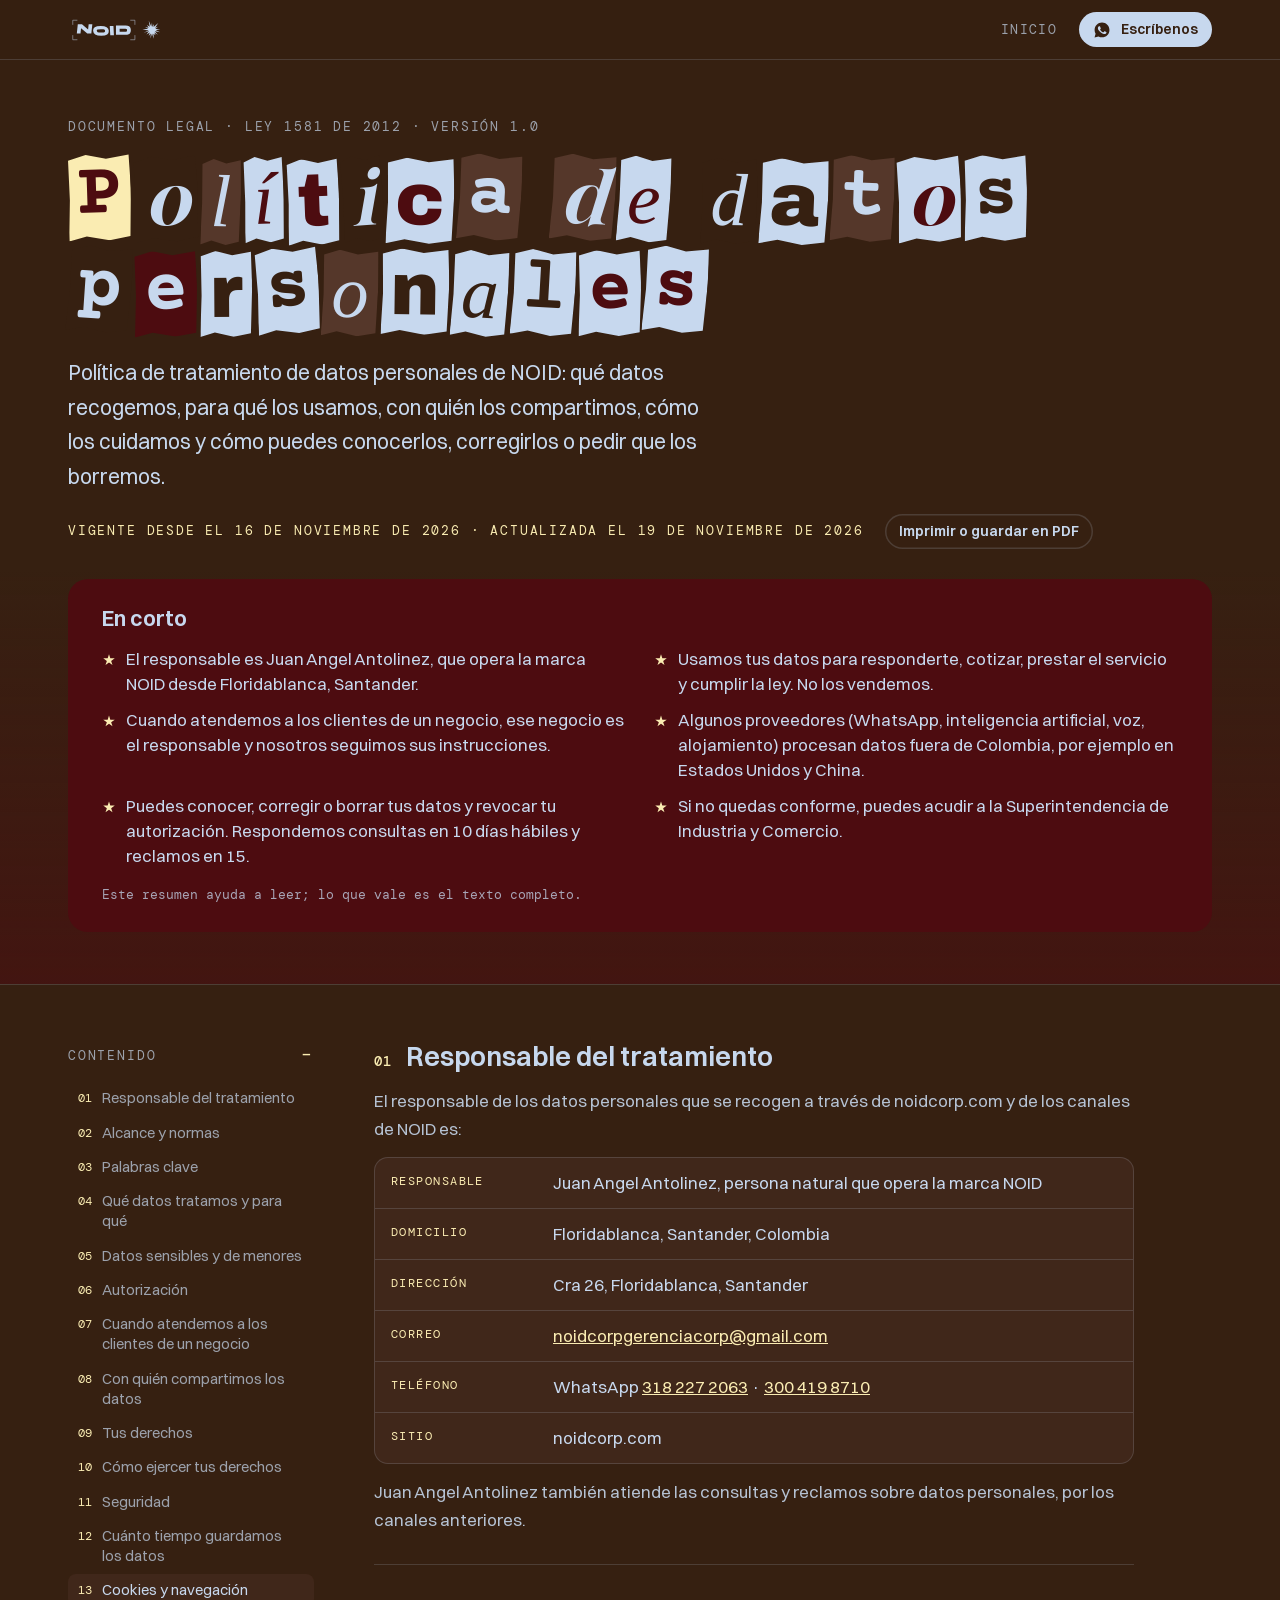
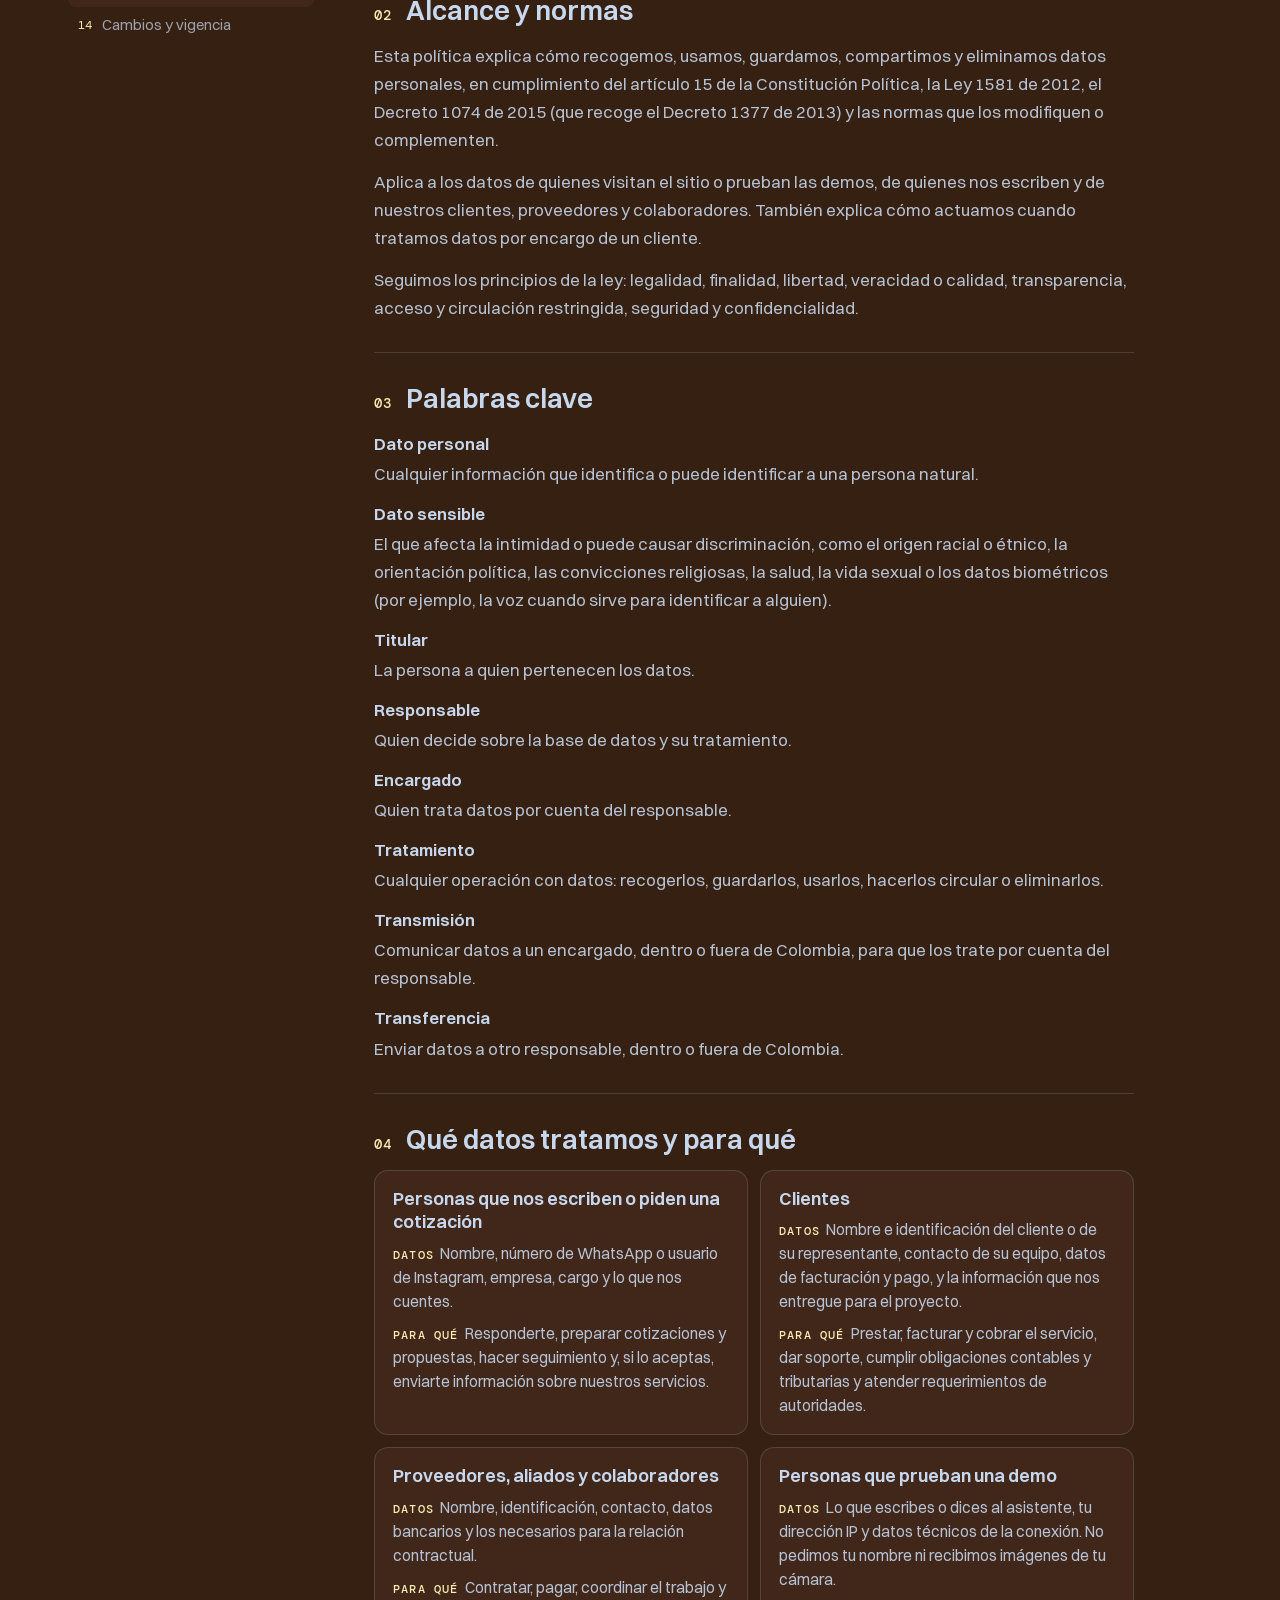
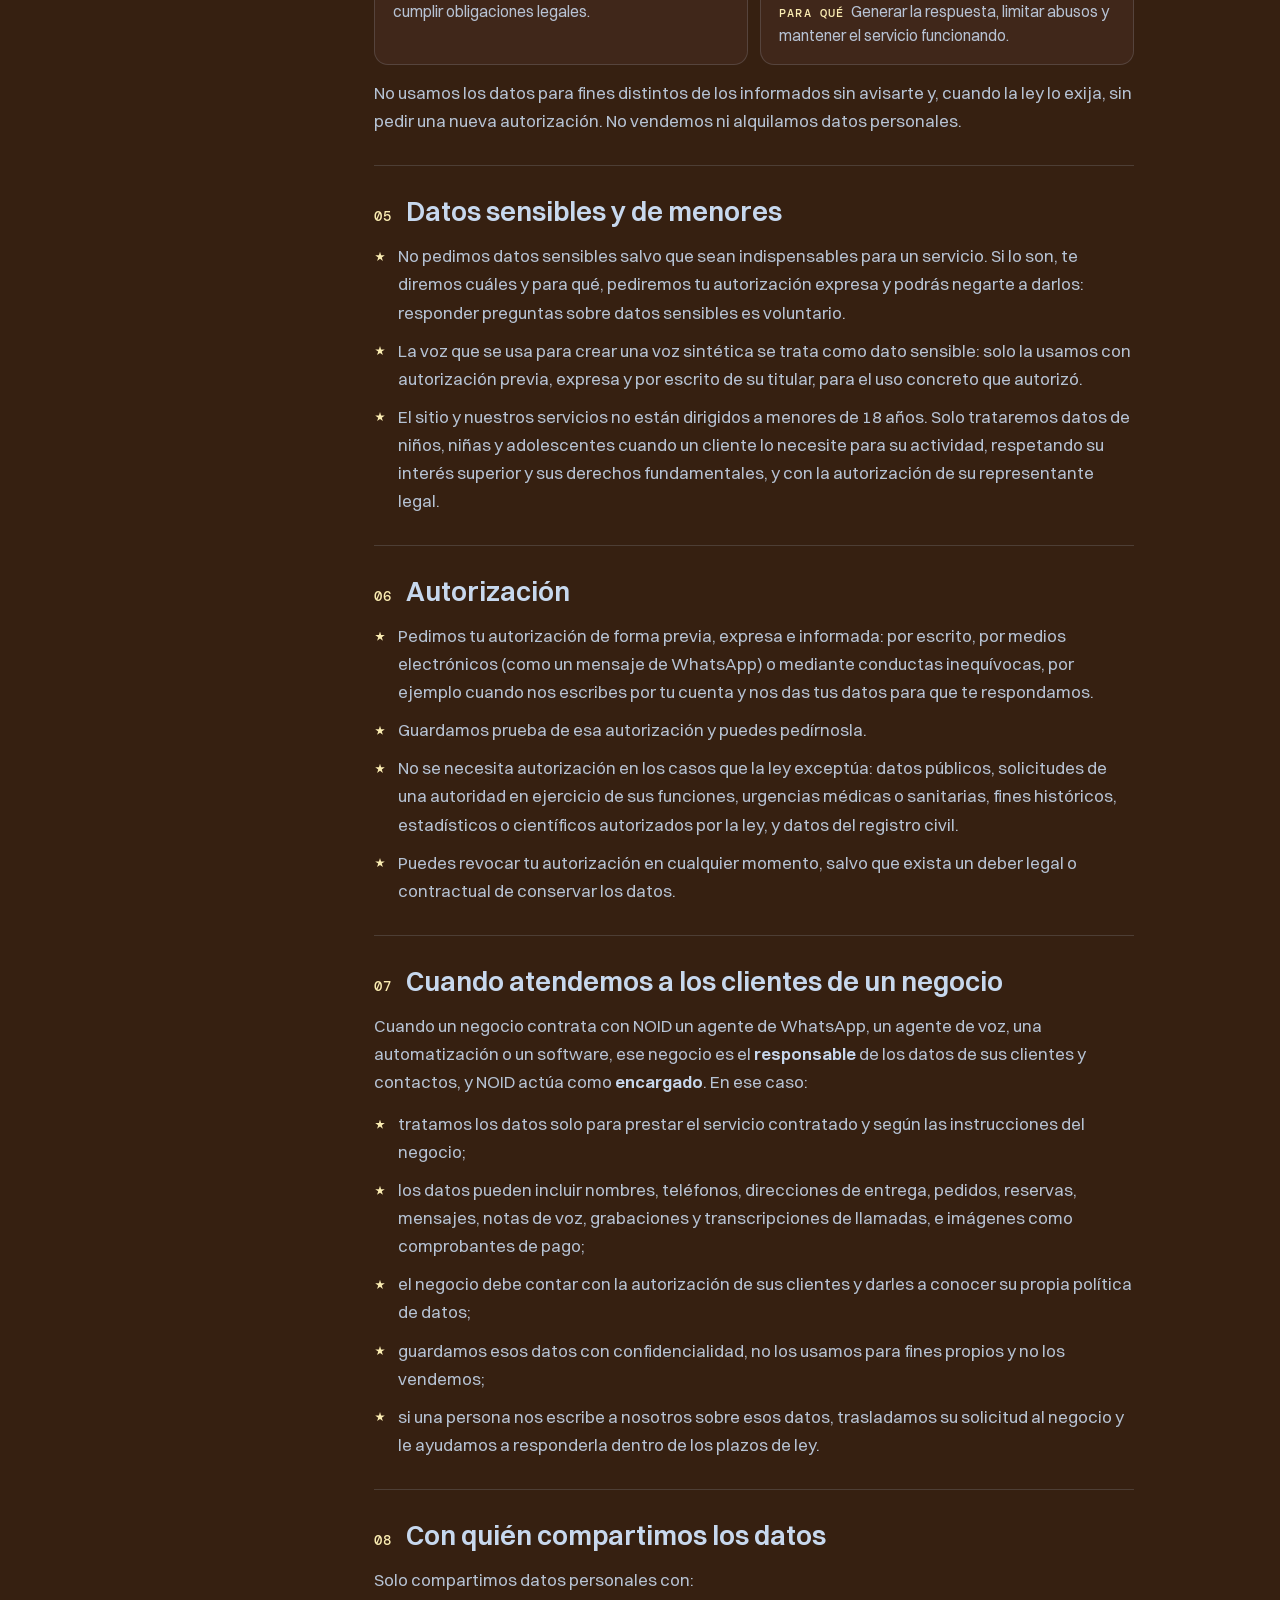
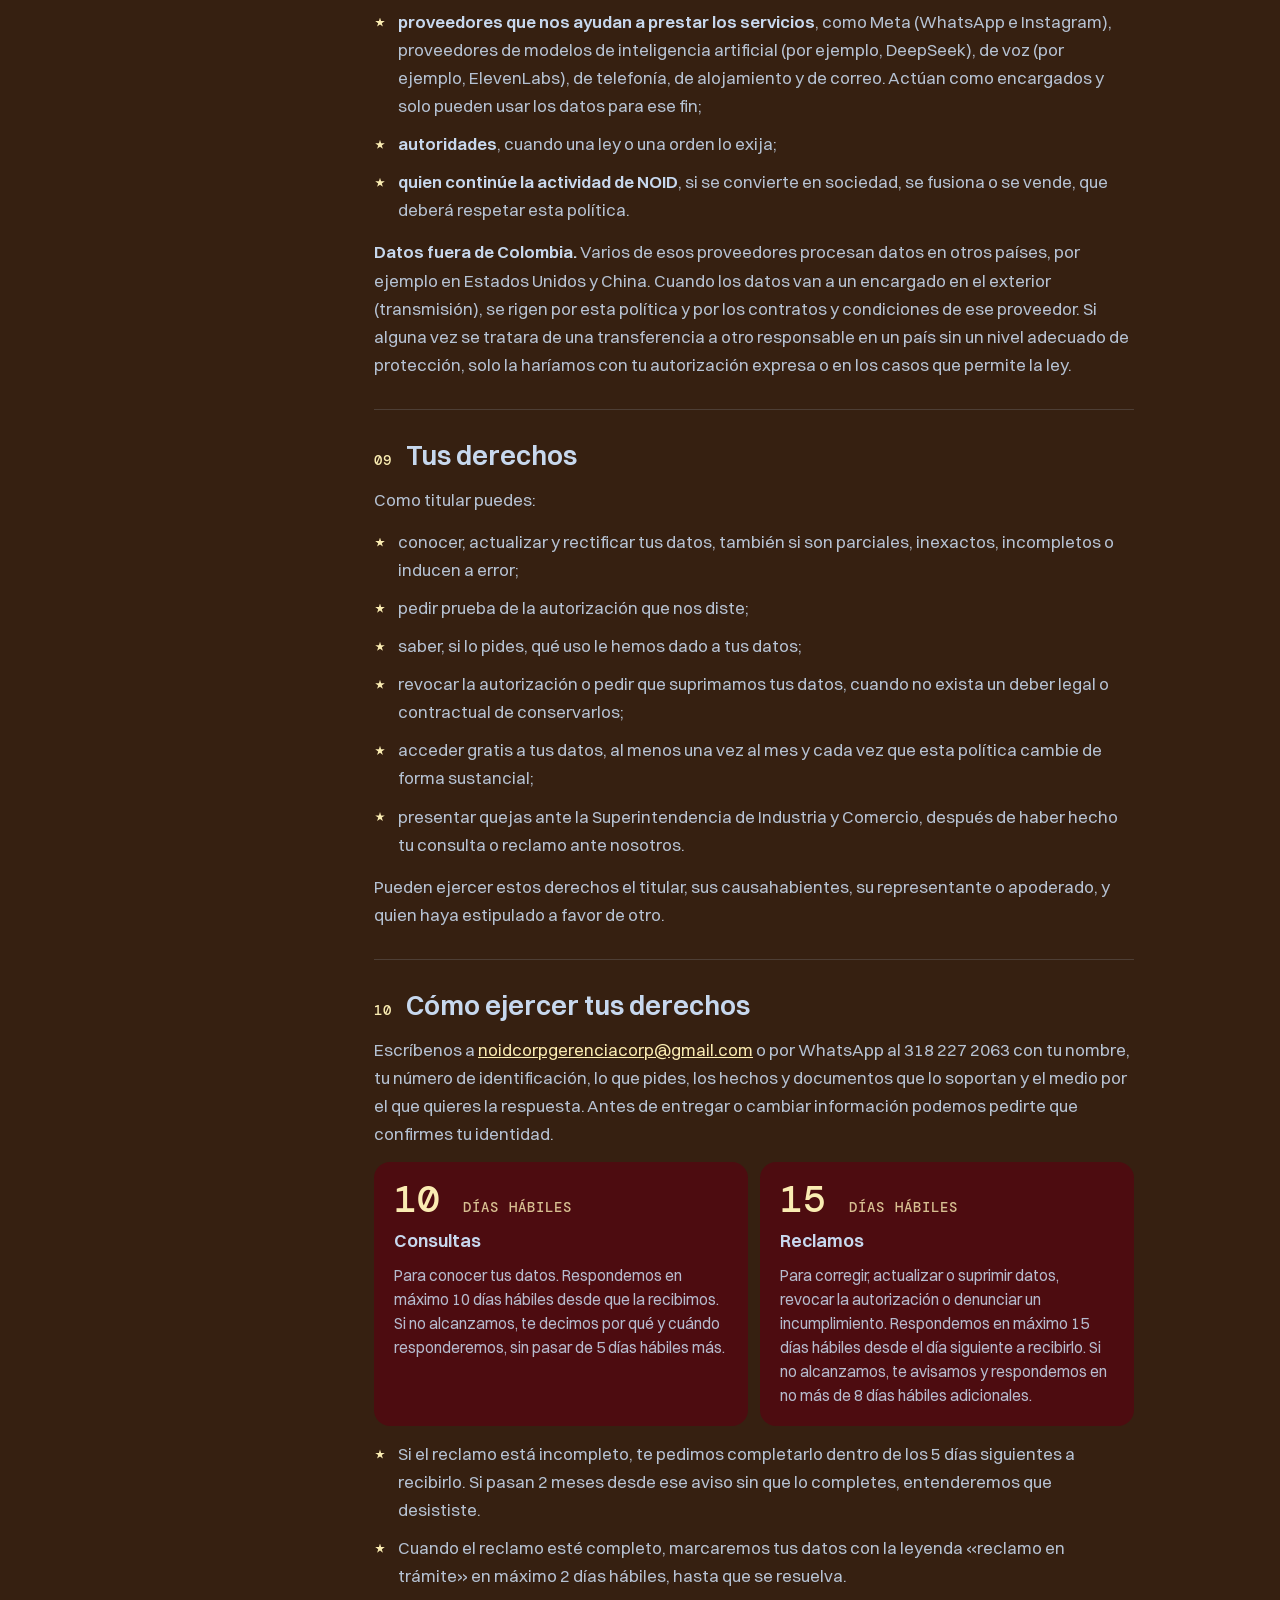
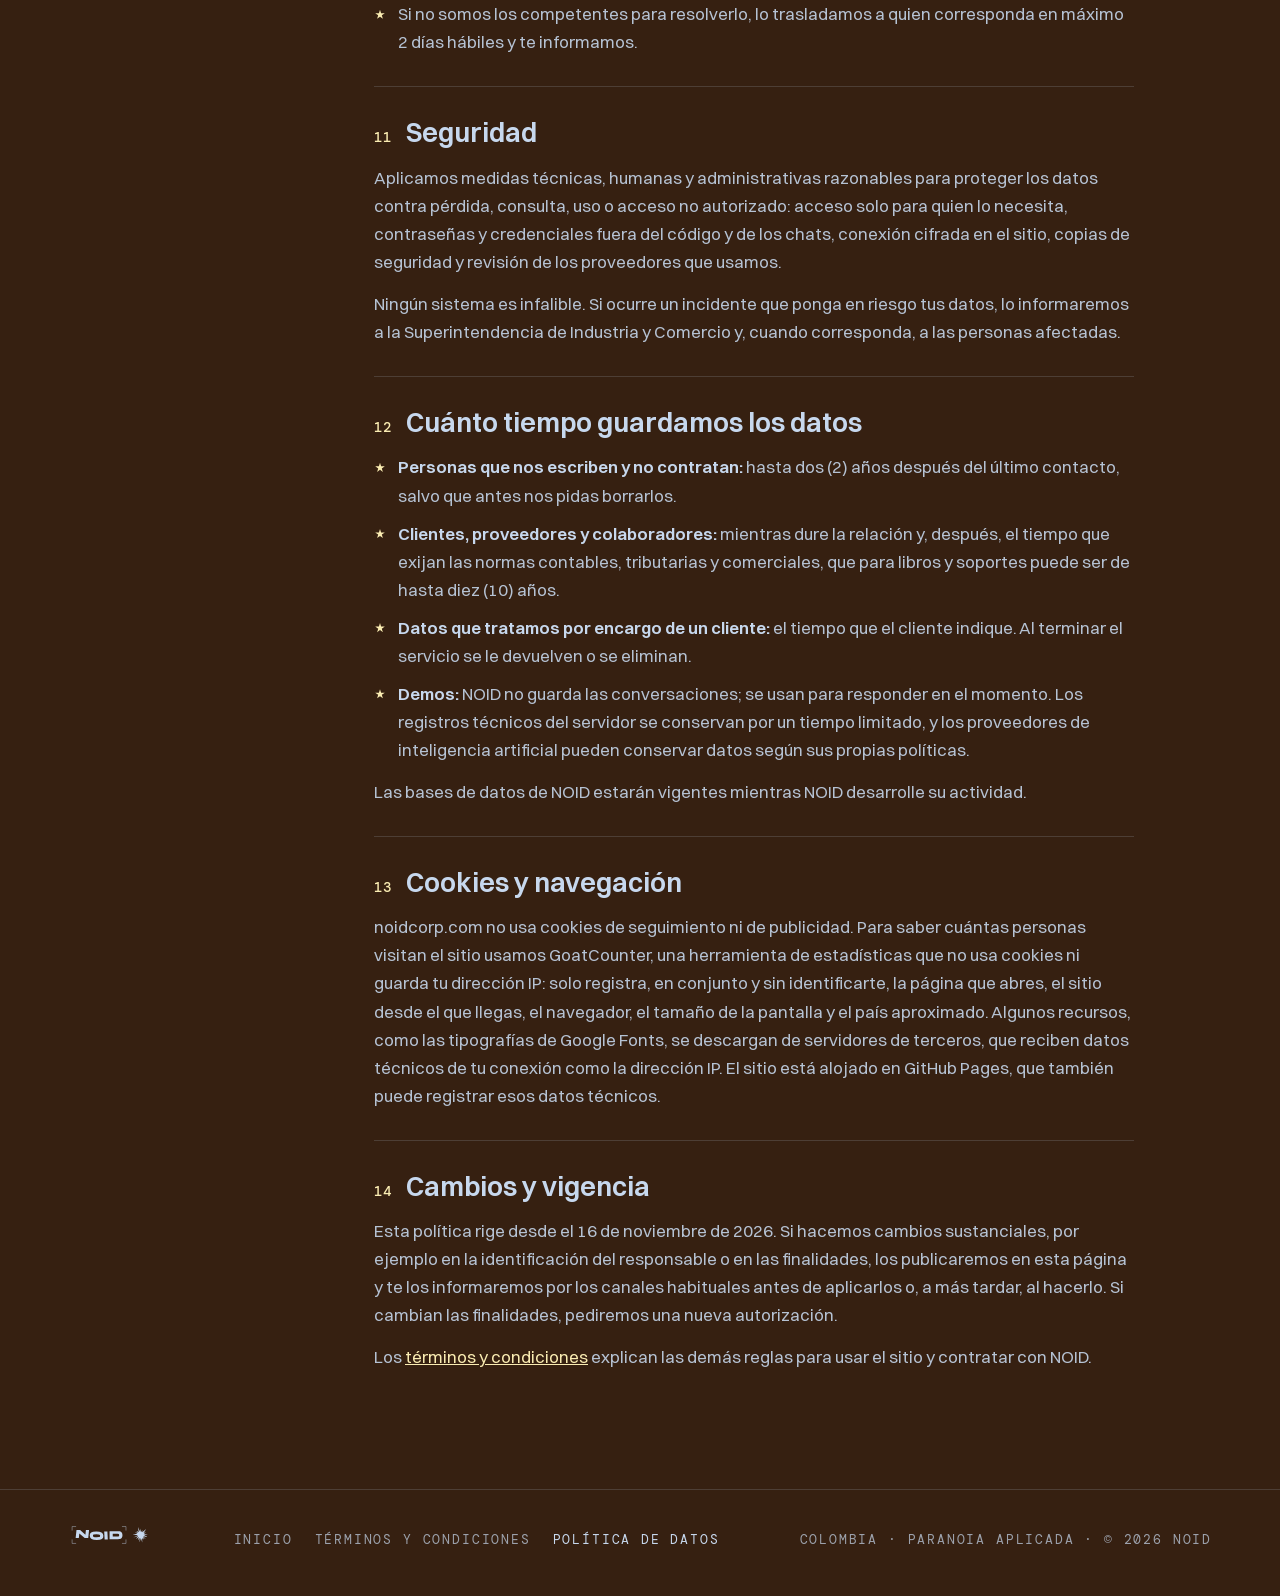
<file: privacidad/index.html>
<!doctype html>
<html lang="es">
<head>
<meta charset="utf-8">
<meta name="viewport" content="width=device-width,initial-scale=1,viewport-fit=cover">
<title>Política de tratamiento de datos personales · NOID</title>
<meta name="description" content="Cómo NOID recoge, usa, comparte, protege y elimina datos personales, y cómo ejercer tus derechos de conocer, actualizar, rectificar y suprimir tus datos según la Ley 1581 de 2012.">
<meta property="og:title" content="Política de tratamiento de datos personales · NOID">
<meta property="og:description" content="Qué datos tratamos, para qué, con quién los compartimos y cómo ejercer tus derechos.">
<link rel="canonical" href="https://noidcorp.com/privacidad/">
<link rel="icon" href="../logo.svg" type="image/svg+xml">
<link rel="preconnect" href="https://fonts.googleapis.com">
<link rel="stylesheet" href="https://fonts.googleapis.com/css2?family=Archivo+Black&amp;family=Courier+Prime:wght@700&amp;family=DM+Mono:wght@400;500&amp;family=Gloock&amp;family=IM+Fell+English:ital@1&amp;display=swap">
<link rel="stylesheet" href="../legal.css">
<script data-goatcounter="https://noidcorp.goatcounter.com/count" async src="//gc.zgo.at/count.js"></script>
</head>
<body>

<svg class="logo-def" aria-hidden="true" focusable="false"><symbol id="logo" viewBox="0 0 1457 442"><g transform="translate(129.57 291.58)"><path fill="#C7D8EE" d="M54.43 -18.00L0.43 -18.00L14.77 -154.40L76.17 -154.40L166.61 -76.80L174.77 -154.40L228.77 -154.40L214.43 -18.00L154.43 -18.00L62.82 -97.80L54.43 -18.00ZM447.84 -4.20Q421.64 13.00 360.84 13.00Q300.04 13.00 271.44 -4.20Q242.84 -21.40 240.27 -58.20Q237.69 -95.00 263.89 -112.20Q290.09 -129.40 350.89 -129.40Q411.69 -129.40 440.29 -112.20Q468.89 -95.00 471.47 -58.20Q474.04 -21.40 447.84 -4.20ZM357.63 -33.00Q382.63 -33.00 395.07 -35.20Q407.52 -37.40 412.35 -42.70Q417.18 -48.00 416.47 -58.20Q415.75 -68.40 410.18 -73.70Q404.61 -79.00 391.86 -81.20Q379.10 -83.40 354.10 -83.40Q317.50 -83.40 305.36 -78.30Q293.22 -73.20 294.27 -58.20Q295.31 -43.20 308.17 -38.10Q321.03 -33.00 357.63 -33.00ZM546.97 8.00L492.97 8.00L485.82 -128.40L539.82 -128.40L546.97 8.00ZM719.20 0.00L577.20 0.00L577.20 -136.40L719.20 -136.40Q736.20 -136.40 749.30 -133.20Q762.40 -130.00 773.40 -122.60Q784.40 -115.20 790.20 -101.50Q796.00 -87.80 796.00 -68.40Q796.00 -52.20 792.00 -39.90Q788.00 -27.60 781.20 -20.10Q774.40 -12.60 764.30 -8.00Q754.20 -3.40 743.40 -1.70Q732.60 0.00 719.20 0.00ZM631.20 -90.40L631.20 -46.00L713.80 -46.00Q728.60 -46.00 734.30 -50.00Q740.00 -54.00 740.00 -68.40Q740.00 -82.40 734.20 -86.40Q728.40 -90.40 713.80 -90.40L631.20 -90.40Z"/><path fill="none" stroke="#C7D8EE" stroke-width="7.00" d="M-59.57 -146.40V-214.40H8.43M788.00 -214.40H856.00V-146.40M-59.57 5.00V73.00H8.43M788.00 73.00H856.00V5.00"/><polygon fill="#C7D8EE" points="1107.76,-180.79 1113.02,-116.43 1134.96,-157.15 1131.90,-115.92 1200.44,-171.90 1154.64,-105.38 1194.88,-117.30 1156.89,-84.53 1230.42,-80.99 1163.79,-68.02 1228.49,-37.13 1149.48,-50.51 1194.58,-0.32 1143.03,-34.77 1160.62,6.26 1130.67,-13.63 1132.82,56.59 1108.63,-18.85 1086.37,56.31 1090.05,-18.49 1058.15,17.60 1075.31,-35.34 1025.82,-4.32 1063.46,-51.77 981.68,-29.65 1060.12,-64.43 967.74,-79.62 1051.07,-90.24 1005.42,-115.71 1057.64,-103.85 1033.83,-144.36 1074.32,-118.53 1060.55,-206.08 1096.42,-122.23"/></g></symbol></svg>

<header class="barra">
  <div class="ancho">
    <a class="marca" href="/" aria-label="NOID, ir al inicio"><svg viewBox="0 0 1457 442" aria-hidden="true"><use href="#logo"/></svg></a>
    <nav aria-label="Principal">
      <a class="txt" href="/">Inicio</a>
      <a class="btn azul chico" href="https://wa.me/573182272063?text=Hola%20NOID" target="_blank" rel="noopener"><svg class="icono" viewBox="0 0 24 24" aria-hidden="true"><path fill="currentColor" d="M12.04 2C6.58 2 2.13 6.45 2.13 11.91c0 1.75.46 3.45 1.32 4.95L2.05 22l5.25-1.38c1.45.79 3.08 1.21 4.74 1.21 5.46 0 9.91-4.45 9.91-9.91C21.95 6.45 17.5 2 12.04 2zm5.8 14.03c-.25.69-1.45 1.32-2 1.37-.51.05-1 .24-3.36-.7-2.84-1.12-4.65-4.03-4.79-4.22-.14-.18-1.14-1.52-1.14-2.9 0-1.38.72-2.06.98-2.34.25-.28.56-.35.74-.35l.53.01c.17.01.4-.06.62.48.25.6.85 2.06.92 2.21.07.15.12.32.02.51-.1.19-.15.31-.3.48-.14.17-.3.37-.43.5-.14.14-.29.29-.12.57.17.28.74 1.22 1.59 1.98 1.09.97 2.01 1.27 2.29 1.41.28.14.45.12.61-.07.17-.19.71-.83.9-1.11.19-.28.37-.23.63-.14.25.09 1.62.76 1.9.9.28.14.46.21.53.33.07.11.07.66-.18 1.35z"/></svg>Escríbenos</a>
    </nav>
  </div>
</header>

<main>
<section class="portada">
  <div class="ancho">
    <span class="mono">Documento legal · Ley 1581 de 2012 · Versión 1.0</span>
    <h1 class="titular rescate" data-t="Política de datos personales">Política de datos personales</h1>
    <p class="bajada">Política de tratamiento de datos personales de NOID: qué datos recogemos, para qué los usamos, con quién los compartimos, cómo los cuidamos y cómo puedes conocerlos, corregirlos o pedir que los borremos.</p>
    <div class="vigencia">
      <span class="mono">Vigente desde el 16 de noviembre de 2026 · actualizada el 19 de noviembre de 2026</span>
      <button class="btn linea chico" type="button" id="imprimir" hidden>Imprimir o guardar en PDF</button>
    </div>

    <div class="resumen" aria-labelledby="corto">
      <h2 id="corto">En corto</h2>
      <ul>
        <li>El responsable es Juan Angel Antolinez, que opera la marca NOID desde Floridablanca, Santander.</li>
        <li>Usamos tus datos para responderte, cotizar, prestar el servicio y cumplir la ley. No los vendemos.</li>
        <li>Cuando atendemos a los clientes de un negocio, ese negocio es el responsable y nosotros seguimos sus instrucciones.</li>
        <li>Algunos proveedores (WhatsApp, inteligencia artificial, voz, alojamiento) procesan datos fuera de Colombia, por ejemplo en Estados Unidos y China.</li>
        <li>Puedes conocer, corregir o borrar tus datos y revocar tu autorización. Respondemos consultas en 10 días hábiles y reclamos en 15.</li>
        <li>Si no quedas conforme, puedes acudir a la Superintendencia de Industria y Comercio.</li>
      </ul>
      <p class="nota">Este resumen ayuda a leer; lo que vale es el texto completo.</p>
    </div>
  </div>
</section>

<div class="legal">
  <div class="ancho">
    <nav class="indice" aria-label="Contenido">
      <details open>
        <summary class="mono">Contenido</summary>
        <ol>
          <li><a href="#responsable">Responsable del tratamiento</a></li>
          <li><a href="#alcance">Alcance y normas</a></li>
          <li><a href="#definiciones">Palabras clave</a></li>
          <li><a href="#datos">Qué datos tratamos y para qué</a></li>
          <li><a href="#sensibles">Datos sensibles y de menores</a></li>
          <li><a href="#autorizacion">Autorización</a></li>
          <li><a href="#encargo">Cuando atendemos a los clientes de un negocio</a></li>
          <li><a href="#compartir">Con quién compartimos los datos</a></li>
          <li><a href="#derechos">Tus derechos</a></li>
          <li><a href="#ejercer">Cómo ejercer tus derechos</a></li>
          <li><a href="#seguridad">Seguridad</a></li>
          <li><a href="#conservacion">Cuánto tiempo guardamos los datos</a></li>
          <li><a href="#navegacion">Cookies y navegación</a></li>
          <li><a href="#vigencia">Cambios y vigencia</a></li>
        </ol>
      </details>
    </nav>

    <article class="articulo">
      <section id="responsable">
        <h2>Responsable del tratamiento</h2>
        <p>El responsable de los datos personales que se recogen a través de noidcorp.com y de los canales de NOID es:</p>
        <dl class="ficha">
          <div><dt>Responsable</dt><dd>Juan Angel Antolinez, persona natural que opera la marca NOID</dd></div>
          <div><dt>Domicilio</dt><dd>Floridablanca, Santander, Colombia</dd></div>
          <div><dt>Dirección</dt><dd>Cra 26, Floridablanca, Santander</dd></div>
          <div><dt>Correo</dt><dd><a href="mailto:noidcorpgerenciacorp@gmail.com">noidcorpgerenciacorp@gmail.com</a></dd></div>
          <div><dt>Teléfono</dt><dd>WhatsApp <a href="https://wa.me/573182272063" target="_blank" rel="noopener">318 227 2063</a> · <a href="https://wa.me/573004198710" target="_blank" rel="noopener">300 419 8710</a></dd></div>
          <div><dt>Sitio</dt><dd>noidcorp.com</dd></div>
        </dl>
        <p>Juan Angel Antolinez también atiende las consultas y reclamos sobre datos personales, por los canales anteriores.</p>
      </section>

      <section id="alcance">
        <h2>Alcance y normas</h2>
        <p>Esta política explica cómo recogemos, usamos, guardamos, compartimos y eliminamos datos personales, en cumplimiento del artículo 15 de la Constitución Política, la Ley 1581 de 2012, el Decreto 1074 de 2015 (que recoge el Decreto 1377 de 2013) y las normas que los modifiquen o complementen.</p>
        <p>Aplica a los datos de quienes visitan el sitio o prueban las demos, de quienes nos escriben y de nuestros clientes, proveedores y colaboradores. También explica cómo actuamos cuando tratamos datos por encargo de un cliente.</p>
        <p>Seguimos los principios de la ley: legalidad, finalidad, libertad, veracidad o calidad, transparencia, acceso y circulación restringida, seguridad y confidencialidad.</p>
      </section>

      <section id="definiciones">
        <h2>Palabras clave</h2>
        <dl class="definiciones">
          <div><dt>Dato personal</dt><dd>Cualquier información que identifica o puede identificar a una persona natural.</dd></div>
          <div><dt>Dato sensible</dt><dd>El que afecta la intimidad o puede causar discriminación, como el origen racial o étnico, la orientación política, las convicciones religiosas, la salud, la vida sexual o los datos biométricos (por ejemplo, la voz cuando sirve para identificar a alguien).</dd></div>
          <div><dt>Titular</dt><dd>La persona a quien pertenecen los datos.</dd></div>
          <div><dt>Responsable</dt><dd>Quien decide sobre la base de datos y su tratamiento.</dd></div>
          <div><dt>Encargado</dt><dd>Quien trata datos por cuenta del responsable.</dd></div>
          <div><dt>Tratamiento</dt><dd>Cualquier operación con datos: recogerlos, guardarlos, usarlos, hacerlos circular o eliminarlos.</dd></div>
          <div><dt>Transmisión</dt><dd>Comunicar datos a un encargado, dentro o fuera de Colombia, para que los trate por cuenta del responsable.</dd></div>
          <div><dt>Transferencia</dt><dd>Enviar datos a otro responsable, dentro o fuera de Colombia.</dd></div>
        </dl>
      </section>

      <section id="datos">
        <h2>Qué datos tratamos y para qué</h2>
        <div class="grupos">
          <div class="grupo">
            <h3>Personas que nos escriben o piden una cotización</h3>
            <p><b>Datos</b>Nombre, número de WhatsApp o usuario de Instagram, empresa, cargo y lo que nos cuentes.</p>
            <p><b>Para qué</b>Responderte, preparar cotizaciones y propuestas, hacer seguimiento y, si lo aceptas, enviarte información sobre nuestros servicios.</p>
          </div>
          <div class="grupo">
            <h3>Clientes</h3>
            <p><b>Datos</b>Nombre e identificación del cliente o de su representante, contacto de su equipo, datos de facturación y pago, y la información que nos entregue para el proyecto.</p>
            <p><b>Para qué</b>Prestar, facturar y cobrar el servicio, dar soporte, cumplir obligaciones contables y tributarias y atender requerimientos de autoridades.</p>
          </div>
          <div class="grupo">
            <h3>Proveedores, aliados y colaboradores</h3>
            <p><b>Datos</b>Nombre, identificación, contacto, datos bancarios y los necesarios para la relación contractual.</p>
            <p><b>Para qué</b>Contratar, pagar, coordinar el trabajo y cumplir obligaciones legales.</p>
          </div>
          <div class="grupo">
            <h3>Personas que prueban una demo</h3>
            <p><b>Datos</b>Lo que escribes o dices al asistente, tu dirección IP y datos técnicos de la conexión. No pedimos tu nombre ni recibimos imágenes de tu cámara.</p>
            <p><b>Para qué</b>Generar la respuesta, limitar abusos y mantener el servicio funcionando.</p>
          </div>
        </div>
        <p>No usamos los datos para fines distintos de los informados sin avisarte y, cuando la ley lo exija, sin pedir una nueva autorización. No vendemos ni alquilamos datos personales.</p>
      </section>

      <section id="sensibles">
        <h2>Datos sensibles y de menores</h2>
        <ul>
          <li>No pedimos datos sensibles salvo que sean indispensables para un servicio. Si lo son, te diremos cuáles y para qué, pediremos tu autorización expresa y podrás negarte a darlos: responder preguntas sobre datos sensibles es voluntario.</li>
          <li>La voz que se usa para crear una voz sintética se trata como dato sensible: solo la usamos con autorización previa, expresa y por escrito de su titular, para el uso concreto que autorizó.</li>
          <li>El sitio y nuestros servicios no están dirigidos a menores de 18 años. Solo trataremos datos de niños, niñas y adolescentes cuando un cliente lo necesite para su actividad, respetando su interés superior y sus derechos fundamentales, y con la autorización de su representante legal.</li>
        </ul>
      </section>

      <section id="autorizacion">
        <h2>Autorización</h2>
        <ul>
          <li>Pedimos tu autorización de forma previa, expresa e informada: por escrito, por medios electrónicos (como un mensaje de WhatsApp) o mediante conductas inequívocas, por ejemplo cuando nos escribes por tu cuenta y nos das tus datos para que te respondamos.</li>
          <li>Guardamos prueba de esa autorización y puedes pedírnosla.</li>
          <li>No se necesita autorización en los casos que la ley exceptúa: datos públicos, solicitudes de una autoridad en ejercicio de sus funciones, urgencias médicas o sanitarias, fines históricos, estadísticos o científicos autorizados por la ley, y datos del registro civil.</li>
          <li>Puedes revocar tu autorización en cualquier momento, salvo que exista un deber legal o contractual de conservar los datos.</li>
        </ul>
      </section>

      <section id="encargo">
        <h2>Cuando atendemos a los clientes de un negocio</h2>
        <p>Cuando un negocio contrata con NOID un agente de WhatsApp, un agente de voz, una automatización o un software, ese negocio es el <strong>responsable</strong> de los datos de sus clientes y contactos, y NOID actúa como <strong>encargado</strong>. En ese caso:</p>
        <ul>
          <li>tratamos los datos solo para prestar el servicio contratado y según las instrucciones del negocio;</li>
          <li>los datos pueden incluir nombres, teléfonos, direcciones de entrega, pedidos, reservas, mensajes, notas de voz, grabaciones y transcripciones de llamadas, e imágenes como comprobantes de pago;</li>
          <li>el negocio debe contar con la autorización de sus clientes y darles a conocer su propia política de datos;</li>
          <li>guardamos esos datos con confidencialidad, no los usamos para fines propios y no los vendemos;</li>
          <li>si una persona nos escribe a nosotros sobre esos datos, trasladamos su solicitud al negocio y le ayudamos a responderla dentro de los plazos de ley.</li>
        </ul>
      </section>

      <section id="compartir">
        <h2>Con quién compartimos los datos</h2>
        <p>Solo compartimos datos personales con:</p>
        <ul>
          <li><strong>proveedores que nos ayudan a prestar los servicios</strong>, como Meta (WhatsApp e Instagram), proveedores de modelos de inteligencia artificial (por ejemplo, DeepSeek), de voz (por ejemplo, ElevenLabs), de telefonía, de alojamiento y de correo. Actúan como encargados y solo pueden usar los datos para ese fin;</li>
          <li><strong>autoridades</strong>, cuando una ley o una orden lo exija;</li>
          <li><strong>quien continúe la actividad de NOID</strong>, si se convierte en sociedad, se fusiona o se vende, que deberá respetar esta política.</li>
        </ul>
        <p><strong>Datos fuera de Colombia.</strong> Varios de esos proveedores procesan datos en otros países, por ejemplo en Estados Unidos y China. Cuando los datos van a un encargado en el exterior (transmisión), se rigen por esta política y por los contratos y condiciones de ese proveedor. Si alguna vez se tratara de una transferencia a otro responsable en un país sin un nivel adecuado de protección, solo la haríamos con tu autorización expresa o en los casos que permite la ley.</p>
      </section>

      <section id="derechos">
        <h2>Tus derechos</h2>
        <p>Como titular puedes:</p>
        <ul>
          <li>conocer, actualizar y rectificar tus datos, también si son parciales, inexactos, incompletos o inducen a error;</li>
          <li>pedir prueba de la autorización que nos diste;</li>
          <li>saber, si lo pides, qué uso le hemos dado a tus datos;</li>
          <li>revocar la autorización o pedir que suprimamos tus datos, cuando no exista un deber legal o contractual de conservarlos;</li>
          <li>acceder gratis a tus datos, al menos una vez al mes y cada vez que esta política cambie de forma sustancial;</li>
          <li>presentar quejas ante la Superintendencia de Industria y Comercio, después de haber hecho tu consulta o reclamo ante nosotros.</li>
        </ul>
        <p>Pueden ejercer estos derechos el titular, sus causahabientes, su representante o apoderado, y quien haya estipulado a favor de otro.</p>
      </section>

      <section id="ejercer">
        <h2>Cómo ejercer tus derechos</h2>
        <p>Escríbenos a <a href="mailto:noidcorpgerenciacorp@gmail.com">noidcorpgerenciacorp@gmail.com</a> o por WhatsApp al 318 227 2063 con tu nombre, tu número de identificación, lo que pides, los hechos y documentos que lo soportan y el medio por el que quieres la respuesta. Antes de entregar o cambiar información podemos pedirte que confirmes tu identidad.</p>
        <div class="plazos">
          <div class="plazo">
            <span class="cifra">10 <small>días hábiles</small></span>
            <h3>Consultas</h3>
            <p>Para conocer tus datos. Respondemos en máximo 10 días hábiles desde que la recibimos. Si no alcanzamos, te decimos por qué y cuándo responderemos, sin pasar de 5 días hábiles más.</p>
          </div>
          <div class="plazo">
            <span class="cifra">15 <small>días hábiles</small></span>
            <h3>Reclamos</h3>
            <p>Para corregir, actualizar o suprimir datos, revocar la autorización o denunciar un incumplimiento. Respondemos en máximo 15 días hábiles desde el día siguiente a recibirlo. Si no alcanzamos, te avisamos y respondemos en no más de 8 días hábiles adicionales.</p>
          </div>
        </div>
        <ul>
          <li>Si el reclamo está incompleto, te pedimos completarlo dentro de los 5 días siguientes a recibirlo. Si pasan 2 meses desde ese aviso sin que lo completes, entenderemos que desististe.</li>
          <li>Cuando el reclamo esté completo, marcaremos tus datos con la leyenda «reclamo en trámite» en máximo 2 días hábiles, hasta que se resuelva.</li>
          <li>Si no somos los competentes para resolverlo, lo trasladamos a quien corresponda en máximo 2 días hábiles y te informamos.</li>
        </ul>
      </section>

      <section id="seguridad">
        <h2>Seguridad</h2>
        <p>Aplicamos medidas técnicas, humanas y administrativas razonables para proteger los datos contra pérdida, consulta, uso o acceso no autorizado: acceso solo para quien lo necesita, contraseñas y credenciales fuera del código y de los chats, conexión cifrada en el sitio, copias de seguridad y revisión de los proveedores que usamos.</p>
        <p>Ningún sistema es infalible. Si ocurre un incidente que ponga en riesgo tus datos, lo informaremos a la Superintendencia de Industria y Comercio y, cuando corresponda, a las personas afectadas.</p>
      </section>

      <section id="conservacion">
        <h2>Cuánto tiempo guardamos los datos</h2>
        <ul>
          <li><strong>Personas que nos escriben y no contratan:</strong> hasta dos (2) años después del último contacto, salvo que antes nos pidas borrarlos.</li>
          <li><strong>Clientes, proveedores y colaboradores:</strong> mientras dure la relación y, después, el tiempo que exijan las normas contables, tributarias y comerciales, que para libros y soportes puede ser de hasta diez (10) años.</li>
          <li><strong>Datos que tratamos por encargo de un cliente:</strong> el tiempo que el cliente indique. Al terminar el servicio se le devuelven o se eliminan.</li>
          <li><strong>Demos:</strong> NOID no guarda las conversaciones; se usan para responder en el momento. Los registros técnicos del servidor se conservan por un tiempo limitado, y los proveedores de inteligencia artificial pueden conservar datos según sus propias políticas.</li>
        </ul>
        <p>Las bases de datos de NOID estarán vigentes mientras NOID desarrolle su actividad.</p>
      </section>

      <section id="navegacion">
        <h2>Cookies y navegación</h2>
        <p>noidcorp.com no usa cookies de seguimiento ni de publicidad. Para saber cuántas personas visitan el sitio usamos GoatCounter, una herramienta de estadísticas que no usa cookies ni guarda tu dirección IP: solo registra, en conjunto y sin identificarte, la página que abres, el sitio desde el que llegas, el navegador, el tamaño de la pantalla y el país aproximado. Algunos recursos, como las tipografías de Google Fonts, se descargan de servidores de terceros, que reciben datos técnicos de tu conexión como la dirección IP. El sitio está alojado en GitHub Pages, que también puede registrar esos datos técnicos.</p>
      </section>

      <section id="vigencia">
        <h2>Cambios y vigencia</h2>
        <p>Esta política rige desde el 16 de noviembre de 2026. Si hacemos cambios sustanciales, por ejemplo en la identificación del responsable o en las finalidades, los publicaremos en esta página y te los informaremos por los canales habituales antes de aplicarlos o, a más tardar, al hacerlo. Si cambian las finalidades, pediremos una nueva autorización.</p>
        <p>Los <a href="../terminos/">términos y condiciones</a> explican las demás reglas para usar el sitio y contratar con NOID.</p>
      </section>
    </article>
  </div>
</div>
</main>

<footer>
  <div class="ancho">
    <a href="/" aria-label="NOID, ir al inicio"><svg viewBox="0 0 1457 442" aria-hidden="true"><use href="#logo"/></svg></a>
    <nav class="mono" aria-label="Pie de página">
      <a href="/">Inicio</a>
      <a href="/terminos/">Términos y condiciones</a>
      <a href="/privacidad/" aria-current="page">Política de datos</a>
    </nav>
    <span class="mono">Colombia · Paranoia aplicada · © 2026 NOID</span>
  </div>
</footer>

<script src="../legal.js" defer></script>
</body>
</html>
</file>
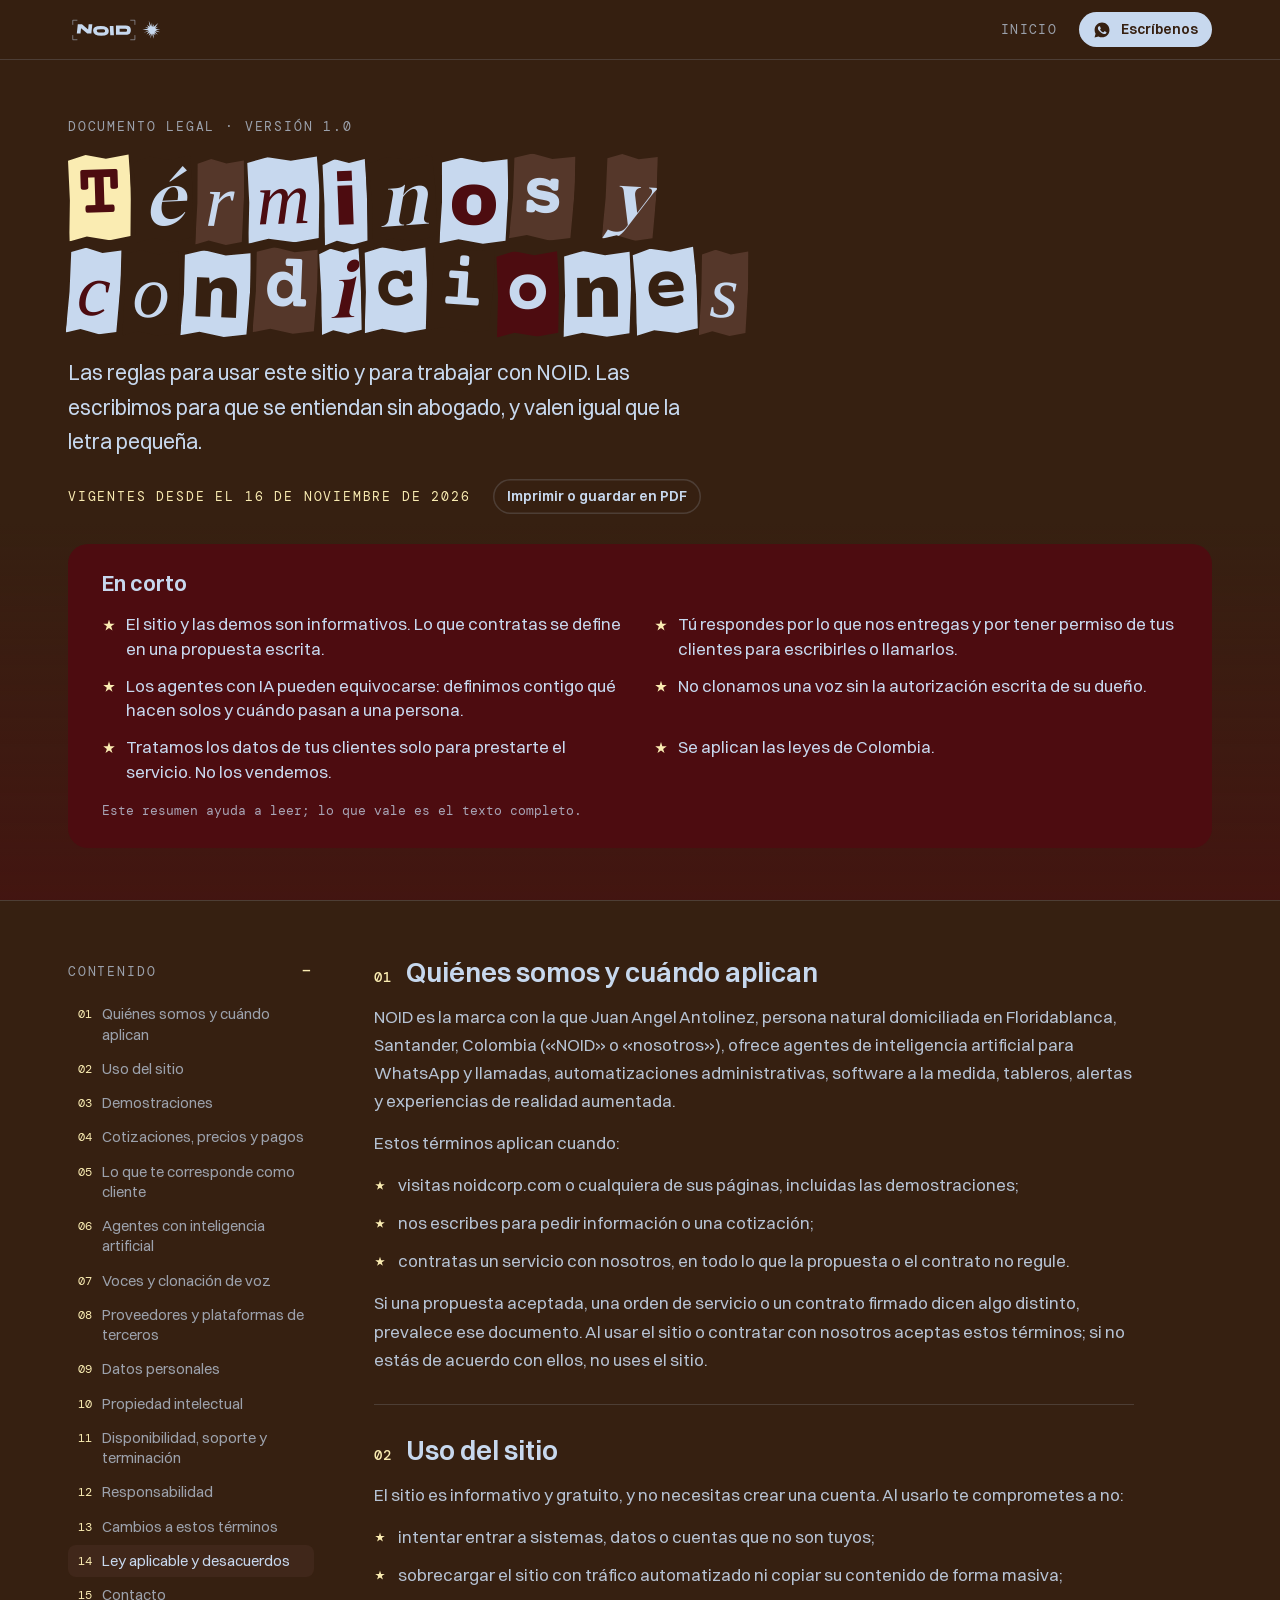
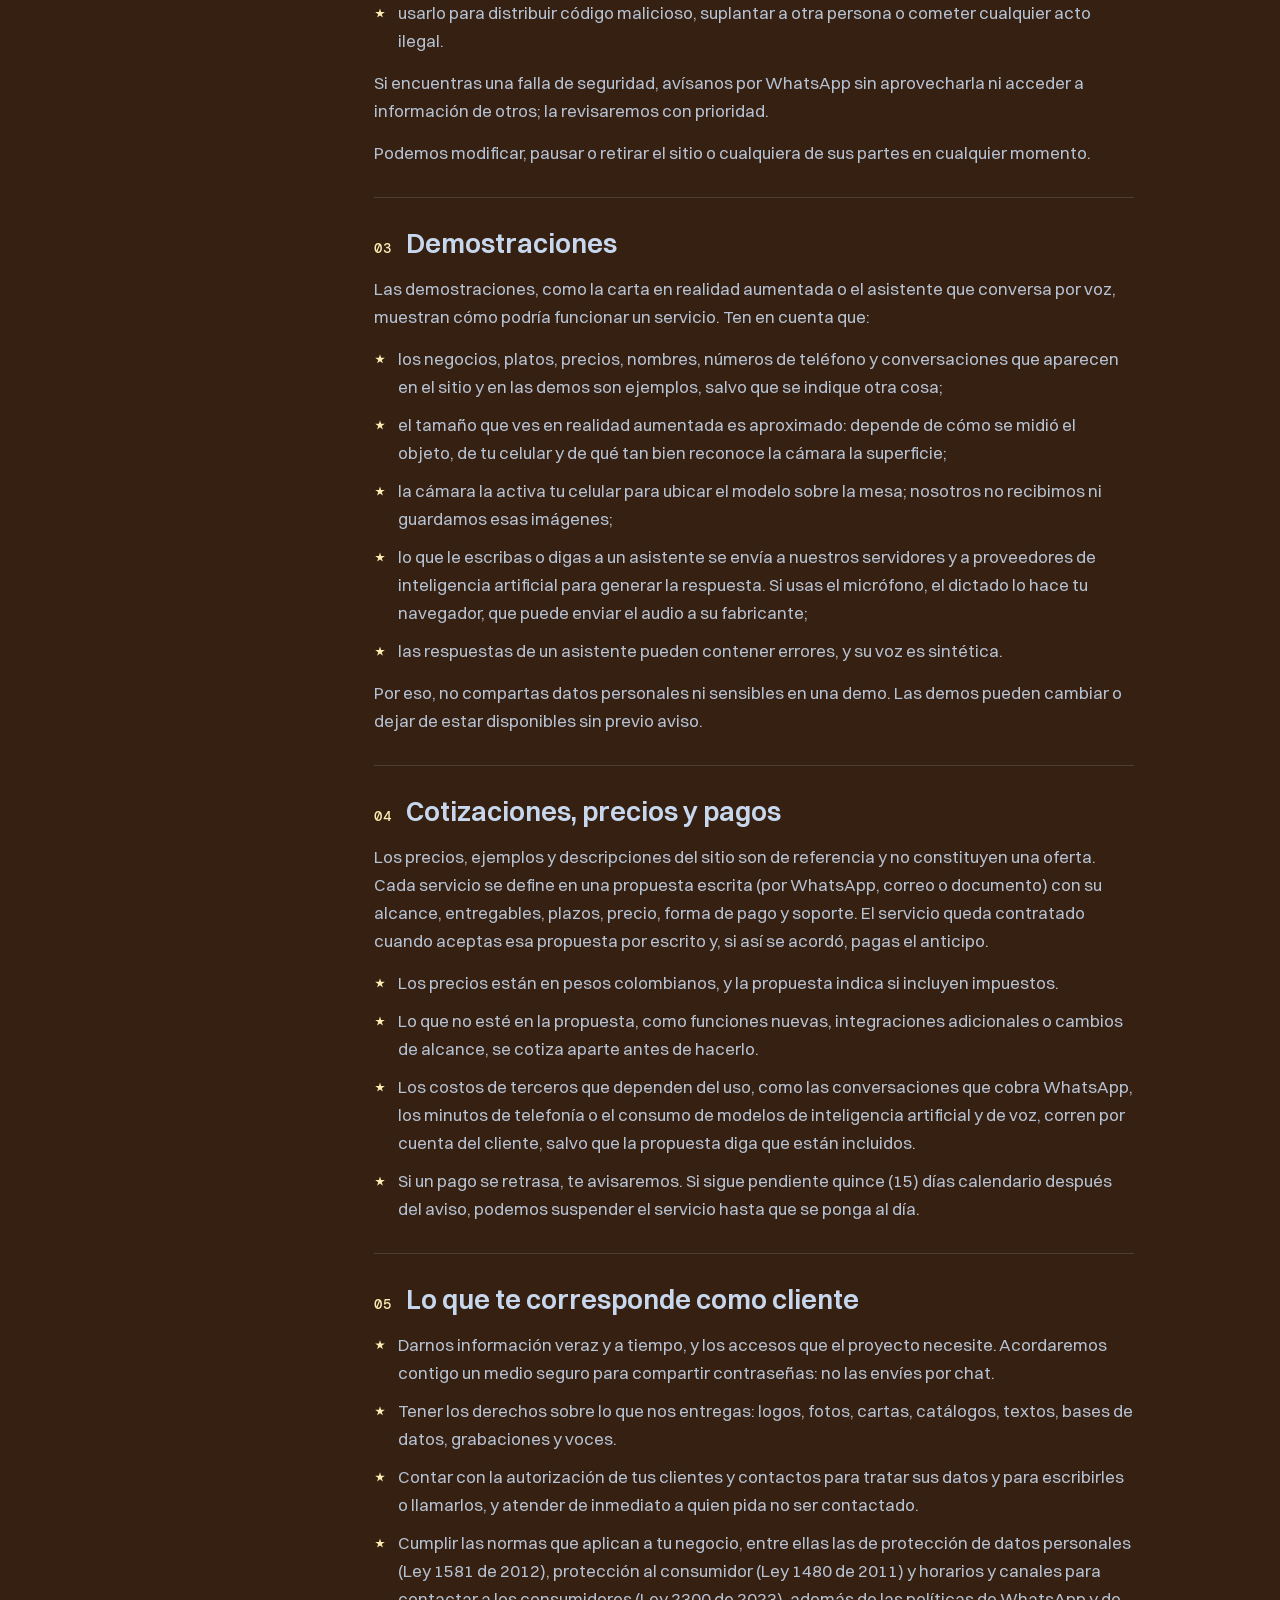
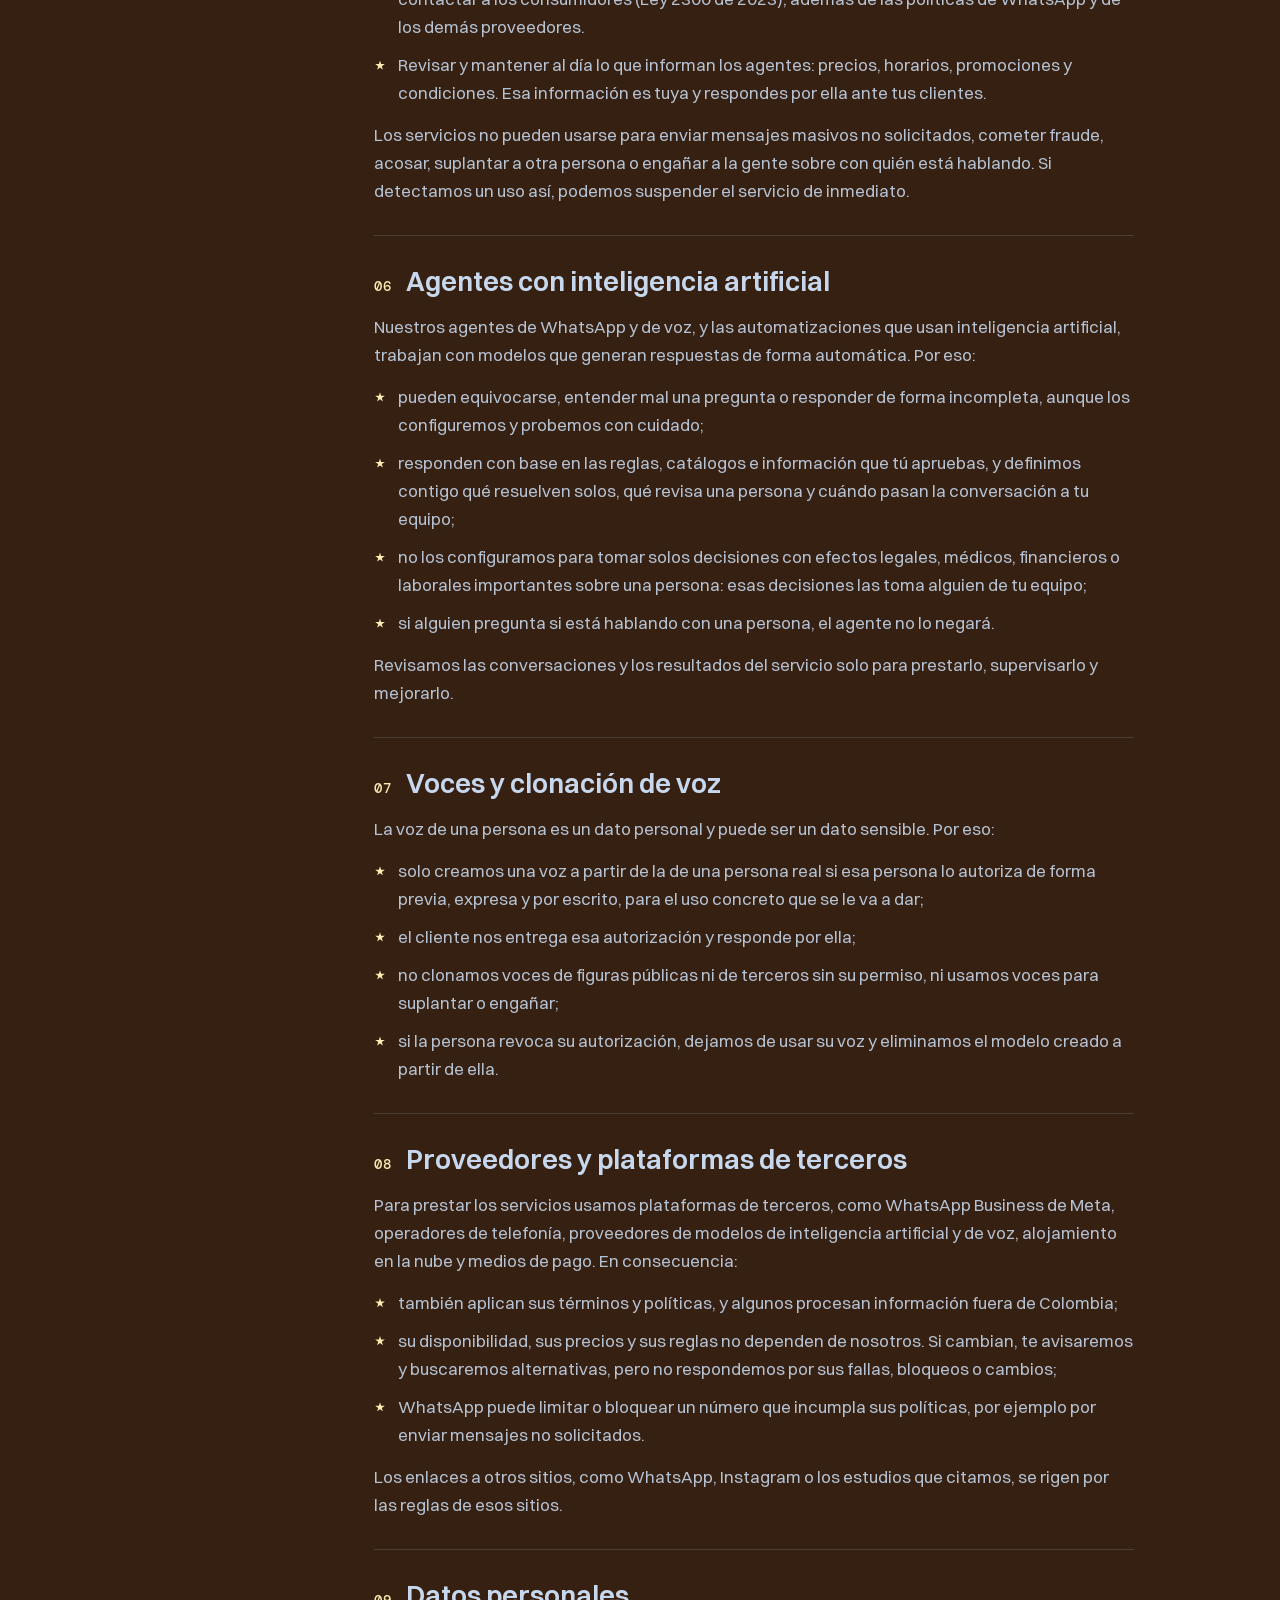
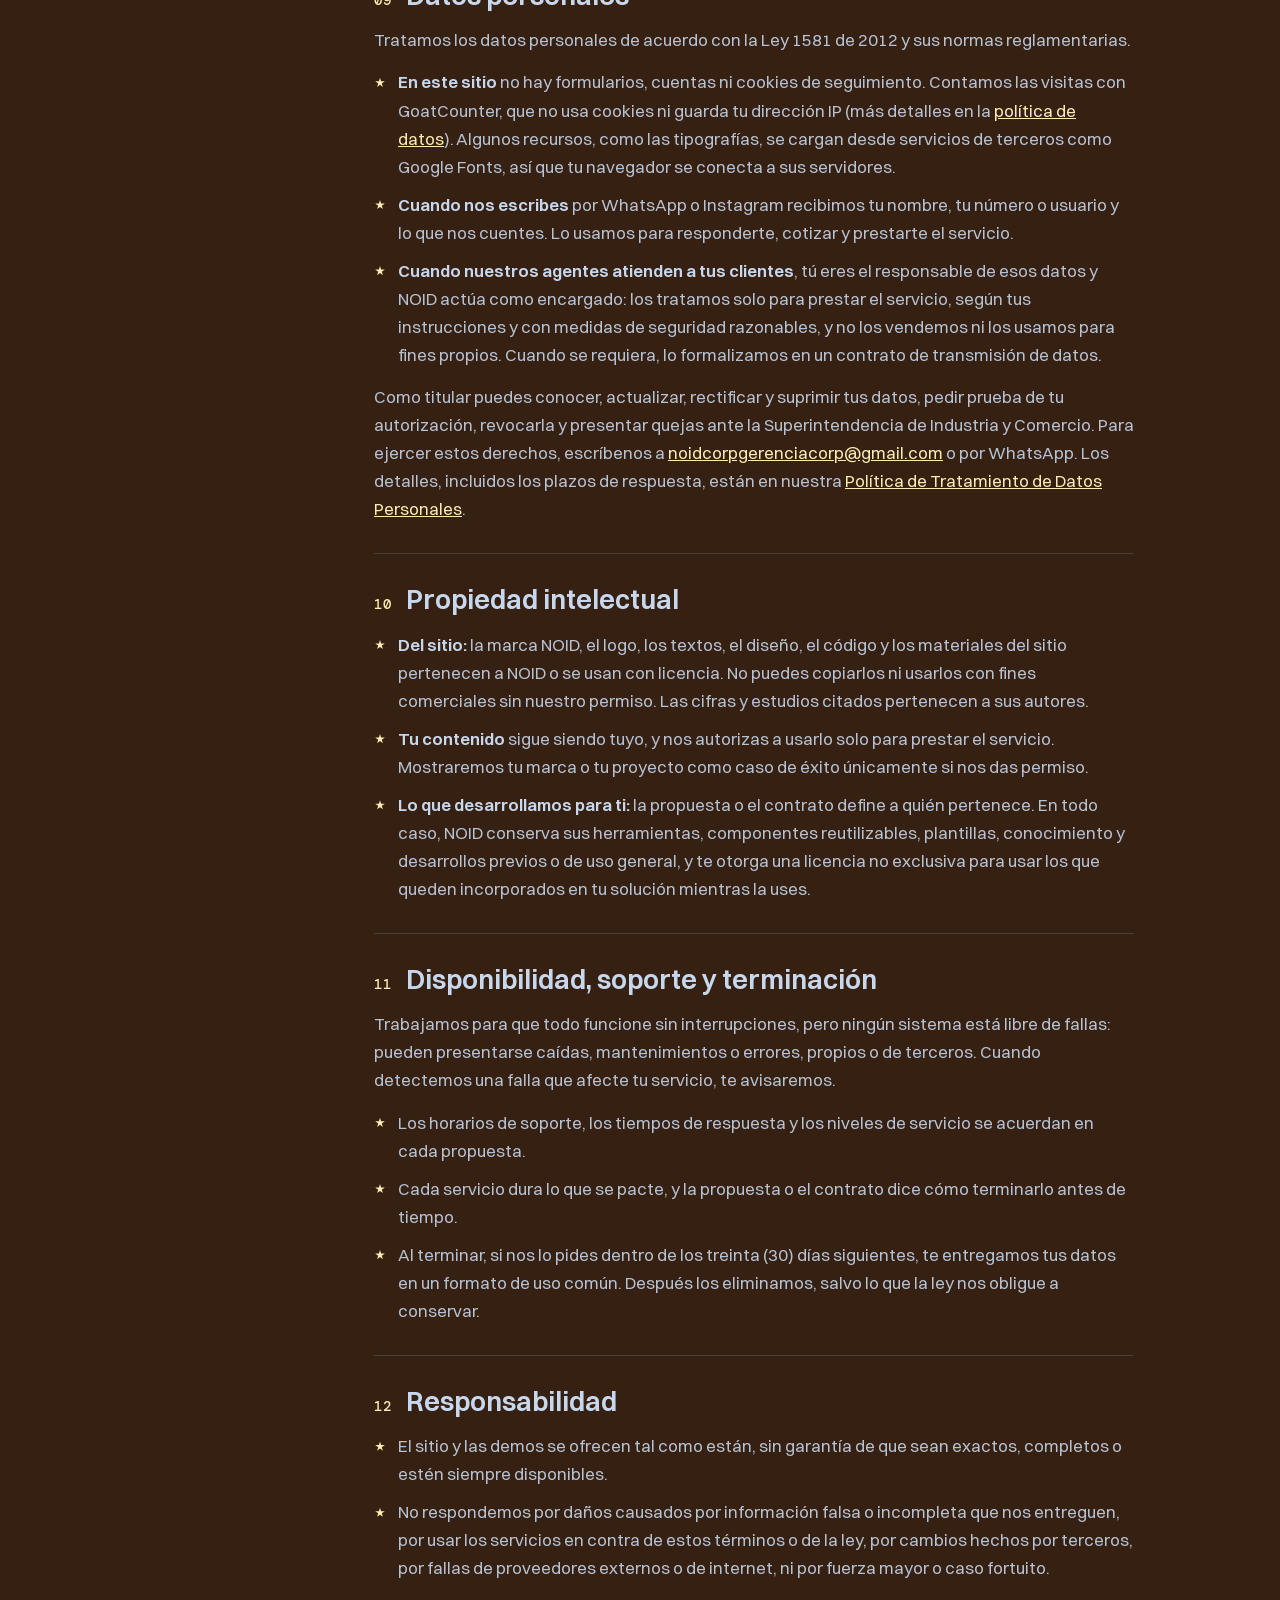
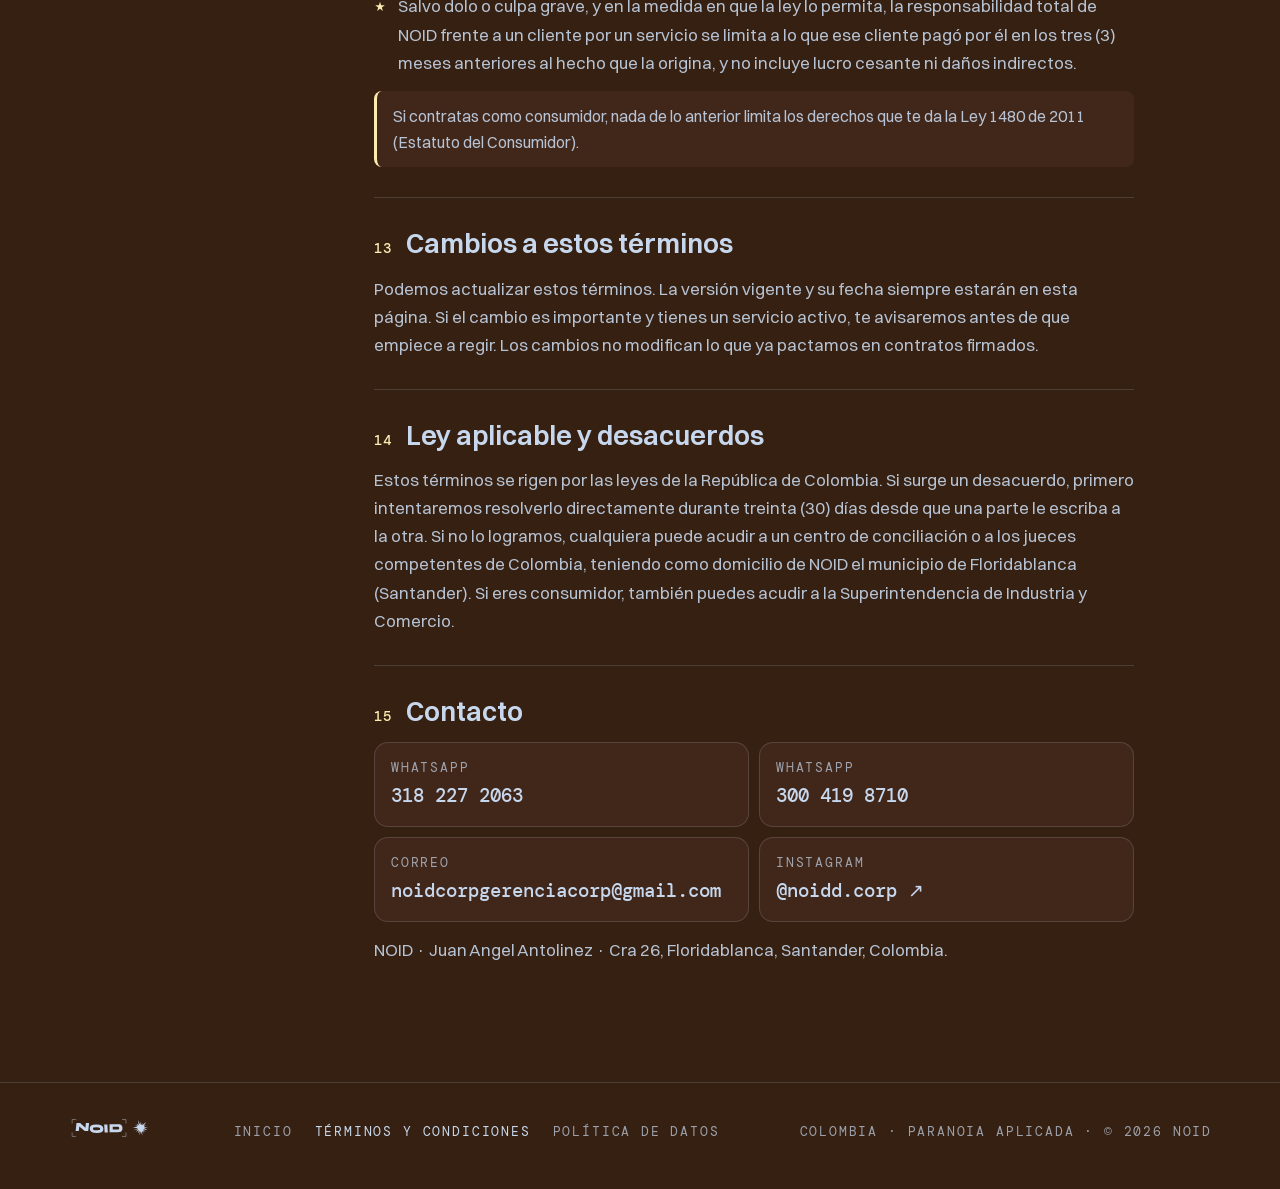
<file: terminos/index.html>
<!doctype html>
<html lang="es">
<head>
<meta charset="utf-8">
<meta name="viewport" content="width=device-width,initial-scale=1,viewport-fit=cover">
<title>Términos y condiciones · NOID</title>
<meta name="description" content="Términos y condiciones de NOID: uso de noidcorp.com, demostraciones, contratación de servicios, agentes con inteligencia artificial, voces, datos personales y propiedad intelectual.">
<meta property="og:title" content="Términos y condiciones · NOID">
<meta property="og:description" content="Las reglas para usar noidcorp.com y para trabajar con NOID, escritas para que se entiendan.">
<link rel="canonical" href="https://noidcorp.com/terminos/">
<link rel="icon" href="../logo.svg" type="image/svg+xml">
<link rel="preconnect" href="https://fonts.googleapis.com">
<link rel="stylesheet" href="https://fonts.googleapis.com/css2?family=Archivo+Black&amp;family=Courier+Prime:wght@700&amp;family=DM+Mono:wght@400;500&amp;family=Gloock&amp;family=IM+Fell+English:ital@1&amp;display=swap">
<link rel="stylesheet" href="../legal.css">
<script data-goatcounter="https://noidcorp.goatcounter.com/count" async src="//gc.zgo.at/count.js"></script>
</head>
<body>

<svg class="logo-def" aria-hidden="true" focusable="false"><symbol id="logo" viewBox="0 0 1457 442"><g transform="translate(129.57 291.58)"><path fill="#C7D8EE" d="M54.43 -18.00L0.43 -18.00L14.77 -154.40L76.17 -154.40L166.61 -76.80L174.77 -154.40L228.77 -154.40L214.43 -18.00L154.43 -18.00L62.82 -97.80L54.43 -18.00ZM447.84 -4.20Q421.64 13.00 360.84 13.00Q300.04 13.00 271.44 -4.20Q242.84 -21.40 240.27 -58.20Q237.69 -95.00 263.89 -112.20Q290.09 -129.40 350.89 -129.40Q411.69 -129.40 440.29 -112.20Q468.89 -95.00 471.47 -58.20Q474.04 -21.40 447.84 -4.20ZM357.63 -33.00Q382.63 -33.00 395.07 -35.20Q407.52 -37.40 412.35 -42.70Q417.18 -48.00 416.47 -58.20Q415.75 -68.40 410.18 -73.70Q404.61 -79.00 391.86 -81.20Q379.10 -83.40 354.10 -83.40Q317.50 -83.40 305.36 -78.30Q293.22 -73.20 294.27 -58.20Q295.31 -43.20 308.17 -38.10Q321.03 -33.00 357.63 -33.00ZM546.97 8.00L492.97 8.00L485.82 -128.40L539.82 -128.40L546.97 8.00ZM719.20 0.00L577.20 0.00L577.20 -136.40L719.20 -136.40Q736.20 -136.40 749.30 -133.20Q762.40 -130.00 773.40 -122.60Q784.40 -115.20 790.20 -101.50Q796.00 -87.80 796.00 -68.40Q796.00 -52.20 792.00 -39.90Q788.00 -27.60 781.20 -20.10Q774.40 -12.60 764.30 -8.00Q754.20 -3.40 743.40 -1.70Q732.60 0.00 719.20 0.00ZM631.20 -90.40L631.20 -46.00L713.80 -46.00Q728.60 -46.00 734.30 -50.00Q740.00 -54.00 740.00 -68.40Q740.00 -82.40 734.20 -86.40Q728.40 -90.40 713.80 -90.40L631.20 -90.40Z"/><path fill="none" stroke="#C7D8EE" stroke-width="7.00" d="M-59.57 -146.40V-214.40H8.43M788.00 -214.40H856.00V-146.40M-59.57 5.00V73.00H8.43M788.00 73.00H856.00V5.00"/><polygon fill="#C7D8EE" points="1107.76,-180.79 1113.02,-116.43 1134.96,-157.15 1131.90,-115.92 1200.44,-171.90 1154.64,-105.38 1194.88,-117.30 1156.89,-84.53 1230.42,-80.99 1163.79,-68.02 1228.49,-37.13 1149.48,-50.51 1194.58,-0.32 1143.03,-34.77 1160.62,6.26 1130.67,-13.63 1132.82,56.59 1108.63,-18.85 1086.37,56.31 1090.05,-18.49 1058.15,17.60 1075.31,-35.34 1025.82,-4.32 1063.46,-51.77 981.68,-29.65 1060.12,-64.43 967.74,-79.62 1051.07,-90.24 1005.42,-115.71 1057.64,-103.85 1033.83,-144.36 1074.32,-118.53 1060.55,-206.08 1096.42,-122.23"/></g></symbol></svg>

<header class="barra">
  <div class="ancho">
    <a class="marca" href="/" aria-label="NOID, ir al inicio"><svg viewBox="0 0 1457 442" aria-hidden="true"><use href="#logo"/></svg></a>
    <nav aria-label="Principal">
      <a class="txt" href="/">Inicio</a>
      <a class="btn azul chico" href="https://wa.me/573182272063?text=Hola%20NOID" target="_blank" rel="noopener"><svg class="icono" viewBox="0 0 24 24" aria-hidden="true"><path fill="currentColor" d="M12.04 2C6.58 2 2.13 6.45 2.13 11.91c0 1.75.46 3.45 1.32 4.95L2.05 22l5.25-1.38c1.45.79 3.08 1.21 4.74 1.21 5.46 0 9.91-4.45 9.91-9.91C21.95 6.45 17.5 2 12.04 2zm5.8 14.03c-.25.69-1.45 1.32-2 1.37-.51.05-1 .24-3.36-.7-2.84-1.12-4.65-4.03-4.79-4.22-.14-.18-1.14-1.52-1.14-2.9 0-1.38.72-2.06.98-2.34.25-.28.56-.35.74-.35l.53.01c.17.01.4-.06.62.48.25.6.85 2.06.92 2.21.07.15.12.32.02.51-.1.19-.15.31-.3.48-.14.17-.3.37-.43.5-.14.14-.29.29-.12.57.17.28.74 1.22 1.59 1.98 1.09.97 2.01 1.27 2.29 1.41.28.14.45.12.61-.07.17-.19.71-.83.9-1.11.19-.28.37-.23.63-.14.25.09 1.62.76 1.9.9.28.14.46.21.53.33.07.11.07.66-.18 1.35z"/></svg>Escríbenos</a>
    </nav>
  </div>
</header>

<main>
<section class="portada">
  <div class="ancho">
    <span class="mono">Documento legal · Versión 1.0</span>
    <h1 class="titular rescate" data-t="Términos y condiciones">Términos y condiciones</h1>
    <p class="bajada">Las reglas para usar este sitio y para trabajar con NOID. Las escribimos para que se entiendan sin abogado, y valen igual que la letra pequeña.</p>
    <div class="vigencia">
      <span class="mono">Vigentes desde el 16 de noviembre de 2026</span>
      <button class="btn linea chico" type="button" id="imprimir" hidden>Imprimir o guardar en PDF</button>
    </div>

    <div class="resumen" aria-labelledby="corto">
      <h2 id="corto">En corto</h2>
      <ul>
        <li>El sitio y las demos son informativos. Lo que contratas se define en una propuesta escrita.</li>
        <li>Tú respondes por lo que nos entregas y por tener permiso de tus clientes para escribirles o llamarlos.</li>
        <li>Los agentes con IA pueden equivocarse: definimos contigo qué hacen solos y cuándo pasan a una persona.</li>
        <li>No clonamos una voz sin la autorización escrita de su dueño.</li>
        <li>Tratamos los datos de tus clientes solo para prestarte el servicio. No los vendemos.</li>
        <li>Se aplican las leyes de Colombia.</li>
      </ul>
      <p class="nota">Este resumen ayuda a leer; lo que vale es el texto completo.</p>
    </div>
  </div>
</section>

<div class="legal">
  <div class="ancho">
    <nav class="indice" aria-label="Contenido">
      <details open>
        <summary class="mono">Contenido</summary>
        <ol>
          <li><a href="#quienes">Quiénes somos y cuándo aplican</a></li>
          <li><a href="#sitio">Uso del sitio</a></li>
          <li><a href="#demos">Demostraciones</a></li>
          <li><a href="#contratacion">Cotizaciones, precios y pagos</a></li>
          <li><a href="#cliente">Lo que te corresponde como cliente</a></li>
          <li><a href="#ia">Agentes con inteligencia artificial</a></li>
          <li><a href="#voz">Voces y clonación de voz</a></li>
          <li><a href="#terceros">Proveedores y plataformas de terceros</a></li>
          <li><a href="#datos">Datos personales</a></li>
          <li><a href="#propiedad">Propiedad intelectual</a></li>
          <li><a href="#servicio">Disponibilidad, soporte y terminación</a></li>
          <li><a href="#responsabilidad">Responsabilidad</a></li>
          <li><a href="#cambios">Cambios a estos términos</a></li>
          <li><a href="#ley">Ley aplicable y desacuerdos</a></li>
          <li><a href="#contacto">Contacto</a></li>
        </ol>
      </details>
    </nav>

    <article class="articulo">
      <section id="quienes">
        <h2>Quiénes somos y cuándo aplican</h2>
        <p>NOID es la marca con la que Juan Angel Antolinez, persona natural domiciliada en Floridablanca, Santander, Colombia («NOID» o «nosotros»), ofrece agentes de inteligencia artificial para WhatsApp y llamadas, automatizaciones administrativas, software a la medida, tableros, alertas y experiencias de realidad aumentada.</p>
        <p>Estos términos aplican cuando:</p>
        <ul>
          <li>visitas noidcorp.com o cualquiera de sus páginas, incluidas las demostraciones;</li>
          <li>nos escribes para pedir información o una cotización;</li>
          <li>contratas un servicio con nosotros, en todo lo que la propuesta o el contrato no regule.</li>
        </ul>
        <p>Si una propuesta aceptada, una orden de servicio o un contrato firmado dicen algo distinto, prevalece ese documento. Al usar el sitio o contratar con nosotros aceptas estos términos; si no estás de acuerdo con ellos, no uses el sitio.</p>
      </section>

      <section id="sitio">
        <h2>Uso del sitio</h2>
        <p>El sitio es informativo y gratuito, y no necesitas crear una cuenta. Al usarlo te comprometes a no:</p>
        <ul>
          <li>intentar entrar a sistemas, datos o cuentas que no son tuyos;</li>
          <li>sobrecargar el sitio con tráfico automatizado ni copiar su contenido de forma masiva;</li>
          <li>usarlo para distribuir código malicioso, suplantar a otra persona o cometer cualquier acto ilegal.</li>
        </ul>
        <p>Si encuentras una falla de seguridad, avísanos por WhatsApp sin aprovecharla ni acceder a información de otros; la revisaremos con prioridad.</p>
        <p>Podemos modificar, pausar o retirar el sitio o cualquiera de sus partes en cualquier momento.</p>
      </section>

      <section id="demos">
        <h2>Demostraciones</h2>
        <p>Las demostraciones, como la carta en realidad aumentada o el asistente que conversa por voz, muestran cómo podría funcionar un servicio. Ten en cuenta que:</p>
        <ul>
          <li>los negocios, platos, precios, nombres, números de teléfono y conversaciones que aparecen en el sitio y en las demos son ejemplos, salvo que se indique otra cosa;</li>
          <li>el tamaño que ves en realidad aumentada es aproximado: depende de cómo se midió el objeto, de tu celular y de qué tan bien reconoce la cámara la superficie;</li>
          <li>la cámara la activa tu celular para ubicar el modelo sobre la mesa; nosotros no recibimos ni guardamos esas imágenes;</li>
          <li>lo que le escribas o digas a un asistente se envía a nuestros servidores y a proveedores de inteligencia artificial para generar la respuesta. Si usas el micrófono, el dictado lo hace tu navegador, que puede enviar el audio a su fabricante;</li>
          <li>las respuestas de un asistente pueden contener errores, y su voz es sintética.</li>
        </ul>
        <p>Por eso, no compartas datos personales ni sensibles en una demo. Las demos pueden cambiar o dejar de estar disponibles sin previo aviso.</p>
      </section>

      <section id="contratacion">
        <h2>Cotizaciones, precios y pagos</h2>
        <p>Los precios, ejemplos y descripciones del sitio son de referencia y no constituyen una oferta. Cada servicio se define en una propuesta escrita (por WhatsApp, correo o documento) con su alcance, entregables, plazos, precio, forma de pago y soporte. El servicio queda contratado cuando aceptas esa propuesta por escrito y, si así se acordó, pagas el anticipo.</p>
        <ul>
          <li>Los precios están en pesos colombianos, y la propuesta indica si incluyen impuestos.</li>
          <li>Lo que no esté en la propuesta, como funciones nuevas, integraciones adicionales o cambios de alcance, se cotiza aparte antes de hacerlo.</li>
          <li>Los costos de terceros que dependen del uso, como las conversaciones que cobra WhatsApp, los minutos de telefonía o el consumo de modelos de inteligencia artificial y de voz, corren por cuenta del cliente, salvo que la propuesta diga que están incluidos.</li>
          <li>Si un pago se retrasa, te avisaremos. Si sigue pendiente quince (15) días calendario después del aviso, podemos suspender el servicio hasta que se ponga al día.</li>
        </ul>
      </section>

      <section id="cliente">
        <h2>Lo que te corresponde como cliente</h2>
        <ul>
          <li>Darnos información veraz y a tiempo, y los accesos que el proyecto necesite. Acordaremos contigo un medio seguro para compartir contraseñas: no las envíes por chat.</li>
          <li>Tener los derechos sobre lo que nos entregas: logos, fotos, cartas, catálogos, textos, bases de datos, grabaciones y voces.</li>
          <li>Contar con la autorización de tus clientes y contactos para tratar sus datos y para escribirles o llamarlos, y atender de inmediato a quien pida no ser contactado.</li>
          <li>Cumplir las normas que aplican a tu negocio, entre ellas las de protección de datos personales (Ley 1581 de 2012), protección al consumidor (Ley 1480 de 2011) y horarios y canales para contactar a los consumidores (Ley 2300 de 2023), además de las políticas de WhatsApp y de los demás proveedores.</li>
          <li>Revisar y mantener al día lo que informan los agentes: precios, horarios, promociones y condiciones. Esa información es tuya y respondes por ella ante tus clientes.</li>
        </ul>
        <p>Los servicios no pueden usarse para enviar mensajes masivos no solicitados, cometer fraude, acosar, suplantar a otra persona o engañar a la gente sobre con quién está hablando. Si detectamos un uso así, podemos suspender el servicio de inmediato.</p>
      </section>

      <section id="ia">
        <h2>Agentes con inteligencia artificial</h2>
        <p>Nuestros agentes de WhatsApp y de voz, y las automatizaciones que usan inteligencia artificial, trabajan con modelos que generan respuestas de forma automática. Por eso:</p>
        <ul>
          <li>pueden equivocarse, entender mal una pregunta o responder de forma incompleta, aunque los configuremos y probemos con cuidado;</li>
          <li>responden con base en las reglas, catálogos e información que tú apruebas, y definimos contigo qué resuelven solos, qué revisa una persona y cuándo pasan la conversación a tu equipo;</li>
          <li>no los configuramos para tomar solos decisiones con efectos legales, médicos, financieros o laborales importantes sobre una persona: esas decisiones las toma alguien de tu equipo;</li>
          <li>si alguien pregunta si está hablando con una persona, el agente no lo negará.</li>
        </ul>
        <p>Revisamos las conversaciones y los resultados del servicio solo para prestarlo, supervisarlo y mejorarlo.</p>
      </section>

      <section id="voz">
        <h2>Voces y clonación de voz</h2>
        <p>La voz de una persona es un dato personal y puede ser un dato sensible. Por eso:</p>
        <ul>
          <li>solo creamos una voz a partir de la de una persona real si esa persona lo autoriza de forma previa, expresa y por escrito, para el uso concreto que se le va a dar;</li>
          <li>el cliente nos entrega esa autorización y responde por ella;</li>
          <li>no clonamos voces de figuras públicas ni de terceros sin su permiso, ni usamos voces para suplantar o engañar;</li>
          <li>si la persona revoca su autorización, dejamos de usar su voz y eliminamos el modelo creado a partir de ella.</li>
        </ul>
      </section>

      <section id="terceros">
        <h2>Proveedores y plataformas de terceros</h2>
        <p>Para prestar los servicios usamos plataformas de terceros, como WhatsApp Business de Meta, operadores de telefonía, proveedores de modelos de inteligencia artificial y de voz, alojamiento en la nube y medios de pago. En consecuencia:</p>
        <ul>
          <li>también aplican sus términos y políticas, y algunos procesan información fuera de Colombia;</li>
          <li>su disponibilidad, sus precios y sus reglas no dependen de nosotros. Si cambian, te avisaremos y buscaremos alternativas, pero no respondemos por sus fallas, bloqueos o cambios;</li>
          <li>WhatsApp puede limitar o bloquear un número que incumpla sus políticas, por ejemplo por enviar mensajes no solicitados.</li>
        </ul>
        <p>Los enlaces a otros sitios, como WhatsApp, Instagram o los estudios que citamos, se rigen por las reglas de esos sitios.</p>
      </section>

      <section id="datos">
        <h2>Datos personales</h2>
        <p>Tratamos los datos personales de acuerdo con la Ley 1581 de 2012 y sus normas reglamentarias.</p>
        <ul>
          <li><strong>En este sitio</strong> no hay formularios, cuentas ni cookies de seguimiento. Contamos las visitas con GoatCounter, que no usa cookies ni guarda tu dirección IP (más detalles en la <a href="../privacidad/#navegacion">política de datos</a>). Algunos recursos, como las tipografías, se cargan desde servicios de terceros como Google Fonts, así que tu navegador se conecta a sus servidores.</li>
          <li><strong>Cuando nos escribes</strong> por WhatsApp o Instagram recibimos tu nombre, tu número o usuario y lo que nos cuentes. Lo usamos para responderte, cotizar y prestarte el servicio.</li>
          <li><strong>Cuando nuestros agentes atienden a tus clientes</strong>, tú eres el responsable de esos datos y NOID actúa como encargado: los tratamos solo para prestar el servicio, según tus instrucciones y con medidas de seguridad razonables, y no los vendemos ni los usamos para fines propios. Cuando se requiera, lo formalizamos en un contrato de transmisión de datos.</li>
        </ul>
        <p>Como titular puedes conocer, actualizar, rectificar y suprimir tus datos, pedir prueba de tu autorización, revocarla y presentar quejas ante la Superintendencia de Industria y Comercio. Para ejercer estos derechos, escríbenos a <a href="mailto:noidcorpgerenciacorp@gmail.com">noidcorpgerenciacorp@gmail.com</a> o por WhatsApp. Los detalles, incluidos los plazos de respuesta, están en nuestra <a href="../privacidad/">Política de Tratamiento de Datos Personales</a>.</p>
      </section>

      <section id="propiedad">
        <h2>Propiedad intelectual</h2>
        <ul>
          <li><strong>Del sitio:</strong> la marca NOID, el logo, los textos, el diseño, el código y los materiales del sitio pertenecen a NOID o se usan con licencia. No puedes copiarlos ni usarlos con fines comerciales sin nuestro permiso. Las cifras y estudios citados pertenecen a sus autores.</li>
          <li><strong>Tu contenido</strong> sigue siendo tuyo, y nos autorizas a usarlo solo para prestar el servicio. Mostraremos tu marca o tu proyecto como caso de éxito únicamente si nos das permiso.</li>
          <li><strong>Lo que desarrollamos para ti:</strong> la propuesta o el contrato define a quién pertenece. En todo caso, NOID conserva sus herramientas, componentes reutilizables, plantillas, conocimiento y desarrollos previos o de uso general, y te otorga una licencia no exclusiva para usar los que queden incorporados en tu solución mientras la uses.</li>
        </ul>
      </section>

      <section id="servicio">
        <h2>Disponibilidad, soporte y terminación</h2>
        <p>Trabajamos para que todo funcione sin interrupciones, pero ningún sistema está libre de fallas: pueden presentarse caídas, mantenimientos o errores, propios o de terceros. Cuando detectemos una falla que afecte tu servicio, te avisaremos.</p>
        <ul>
          <li>Los horarios de soporte, los tiempos de respuesta y los niveles de servicio se acuerdan en cada propuesta.</li>
          <li>Cada servicio dura lo que se pacte, y la propuesta o el contrato dice cómo terminarlo antes de tiempo.</li>
          <li>Al terminar, si nos lo pides dentro de los treinta (30) días siguientes, te entregamos tus datos en un formato de uso común. Después los eliminamos, salvo lo que la ley nos obligue a conservar.</li>
        </ul>
      </section>

      <section id="responsabilidad">
        <h2>Responsabilidad</h2>
        <ul>
          <li>El sitio y las demos se ofrecen tal como están, sin garantía de que sean exactos, completos o estén siempre disponibles.</li>
          <li>No respondemos por daños causados por información falsa o incompleta que nos entreguen, por usar los servicios en contra de estos términos o de la ley, por cambios hechos por terceros, por fallas de proveedores externos o de internet, ni por fuerza mayor o caso fortuito.</li>
          <li>Salvo dolo o culpa grave, y en la medida en que la ley lo permita, la responsabilidad total de NOID frente a un cliente por un servicio se limita a lo que ese cliente pagó por él en los tres (3) meses anteriores al hecho que la origina, y no incluye lucro cesante ni daños indirectos.</li>
        </ul>
        <p class="aviso">Si contratas como consumidor, nada de lo anterior limita los derechos que te da la Ley 1480 de 2011 (Estatuto del Consumidor).</p>
      </section>

      <section id="cambios">
        <h2>Cambios a estos términos</h2>
        <p>Podemos actualizar estos términos. La versión vigente y su fecha siempre estarán en esta página. Si el cambio es importante y tienes un servicio activo, te avisaremos antes de que empiece a regir. Los cambios no modifican lo que ya pactamos en contratos firmados.</p>
      </section>

      <section id="ley">
        <h2>Ley aplicable y desacuerdos</h2>
        <p>Estos términos se rigen por las leyes de la República de Colombia. Si surge un desacuerdo, primero intentaremos resolverlo directamente durante treinta (30) días desde que una parte le escriba a la otra. Si no lo logramos, cualquiera puede acudir a un centro de conciliación o a los jueces competentes de Colombia, teniendo como domicilio de NOID el municipio de Floridablanca (Santander). Si eres consumidor, también puedes acudir a la Superintendencia de Industria y Comercio.</p>
      </section>

      <section id="contacto">
        <h2>Contacto</h2>
        <div class="tarjetas">
          <a class="tarjeta" href="https://wa.me/573182272063?text=Hola%20NOID" target="_blank" rel="noopener"><span class="mono">WhatsApp</span><span class="num">318 227 2063</span></a>
          <a class="tarjeta" href="https://wa.me/573004198710?text=Hola%20NOID" target="_blank" rel="noopener"><span class="mono">WhatsApp</span><span class="num">300 419 8710</span></a>
          <a class="tarjeta" href="mailto:noidcorpgerenciacorp@gmail.com"><span class="mono">Correo</span><span class="num">noidcorpgerenciacorp@gmail.com</span></a>
          <a class="tarjeta" href="https://www.instagram.com/noidd.corp/" target="_blank" rel="noopener"><span class="mono">Instagram</span><span class="num">@noidd.corp ↗</span></a>
        </div>
        <p>NOID · Juan Angel Antolinez · Cra 26, Floridablanca, Santander, Colombia.</p>
      </section>
    </article>
  </div>
</div>
</main>

<footer>
  <div class="ancho">
    <a href="/" aria-label="NOID, ir al inicio"><svg viewBox="0 0 1457 442" aria-hidden="true"><use href="#logo"/></svg></a>
    <nav class="mono" aria-label="Pie de página">
      <a href="/">Inicio</a>
      <a href="/terminos/" aria-current="page">Términos y condiciones</a>
      <a href="/privacidad/">Política de datos</a>
    </nav>
    <span class="mono">Colombia · Paranoia aplicada · © 2026 NOID</span>
  </div>
</footer>

<script src="../legal.js" defer></script>
</body>
</html>
</file>
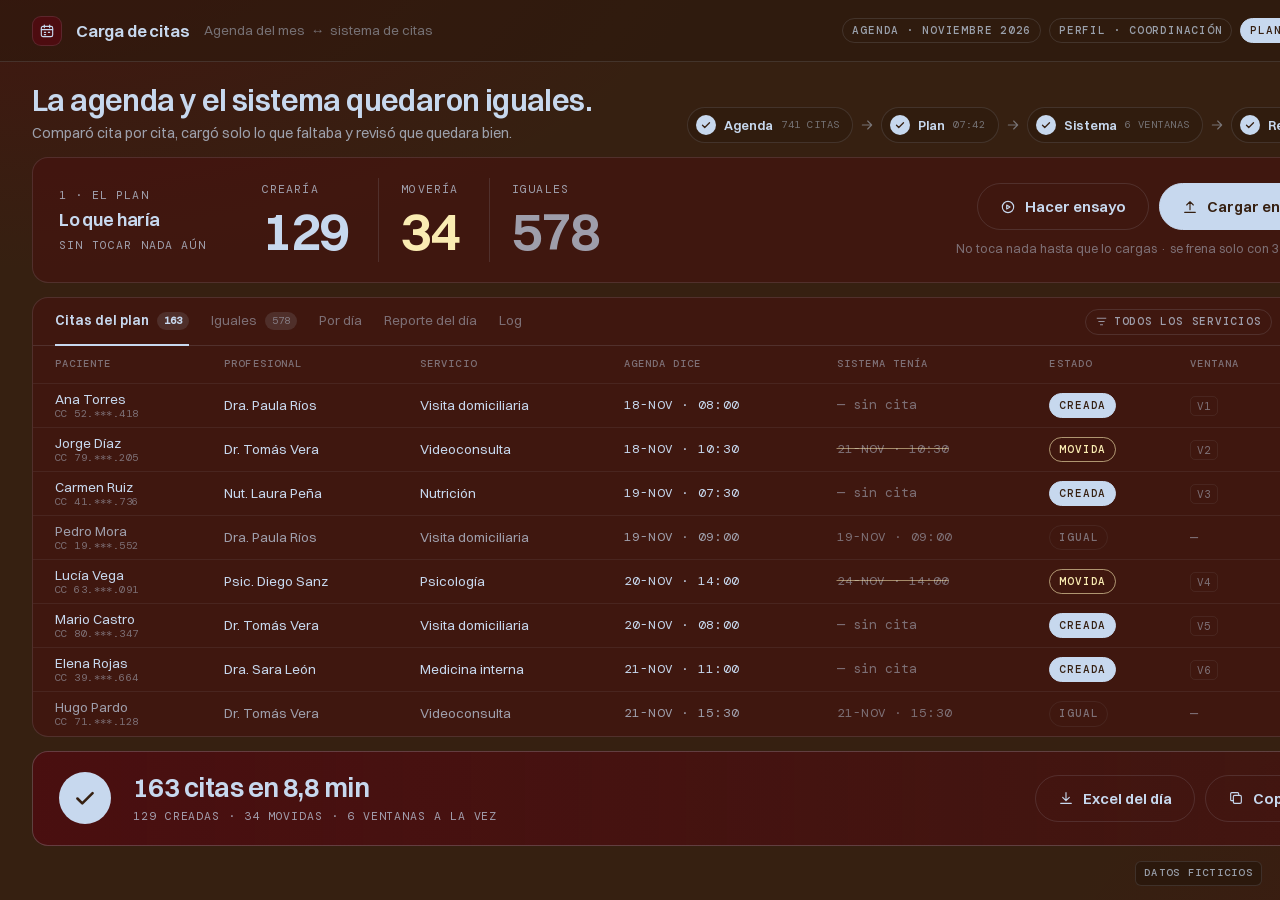
<file: nuevo/capturas/src/citas-plan.html>
<!doctype html>
<html lang="es-CO">
<head>
<meta charset="utf-8">
<meta name="viewport" content="width=1440">
<title>Carga de citas</title>
<!-- Maqueta con DATOS FICTICIOS para el sitio de NOID (pantalla 8). Se captura a 1440x900, 2x. -->
<style>
/* ===== KIT NOID (igual en las cuatro maquetas) ===== */
@font-face{font-family:"Switzer";src:url(fuentes/switzer-400.woff2) format("woff2");font-weight:400;font-display:block}
@font-face{font-family:"Switzer";src:url(fuentes/switzer-600.woff2) format("woff2");font-weight:600;font-display:block}
@font-face{font-family:"DM Mono";src:url(fuentes/dmmono-400.woff2) format("woff2");font-weight:400;font-display:block}
@font-face{font-family:"DM Mono";src:url(fuentes/dmmono-500.woff2) format("woff2");font-weight:500;font-display:block}
:root{
  --cafe:#362011;--tinto:#4D0C10;--azul:#C7D8EE;--mant:#FAECB2;
  --hondo:#2a180c;            /* café en sombra, para hundir paneles */
  --panel:rgba(77,12,16,.42); /* tinto sobre café */
  --linea:rgba(199,216,238,.13);
  --linea-2:rgba(199,216,238,.07);
  --suave:rgba(199,216,238,.70);
  --tenue:rgba(199,216,238,.46);
  --texto:"Switzer","Helvetica Neue",Arial,sans-serif;
  --mono:"DM Mono",ui-monospace,Menlo,monospace;
}
*{box-sizing:border-box;margin:0;padding:0}
html,body{width:1440px;height:900px;overflow:hidden}
body{background:var(--cafe);color:var(--azul);font-family:var(--texto);font-size:14px;line-height:1.4;
  -webkit-font-smoothing:antialiased;
  background-image:radial-gradient(1200px 600px at 0% -10%,rgba(77,12,16,.55),transparent 60%),
                   radial-gradient(900px 500px at 110% 110%,rgba(77,12,16,.35),transparent 60%)}
.mono{font-family:var(--mono);text-transform:uppercase;letter-spacing:.06em}
.ic{width:16px;height:16px;flex:none;stroke:currentColor;fill:none;stroke-width:1.7;stroke-linecap:round;stroke-linejoin:round}
.chip{display:inline-flex;align-items:center;gap:6px;font-family:var(--mono);font-size:11px;font-weight:500;letter-spacing:.07em;
  text-transform:uppercase;padding:4px 9px;border-radius:999px;border:1px solid var(--linea);color:var(--suave);white-space:nowrap}
.chip.lleno{background:var(--azul);color:var(--cafe);border-color:var(--azul)}
.chip.mant{border-color:rgba(250,236,178,.6);color:var(--mant)}
.chip.mant-lleno{background:var(--mant);color:var(--cafe);border-color:var(--mant)}
.chip.tenue{color:var(--tenue);border-color:var(--linea-2)}
.boton{display:inline-flex;align-items:center;gap:9px;font-family:var(--texto);font-weight:600;font-size:15px;border-radius:999px;
  padding:12px 22px;border:1px solid var(--azul);background:var(--azul);color:var(--cafe);white-space:nowrap}
.boton.sec{background:transparent;color:var(--azul);border-color:var(--linea)}
.panel{background:var(--panel);border:1px solid var(--linea);border-radius:16px}
.ficticio{position:fixed;right:18px;bottom:14px;font-family:var(--mono);font-size:10.5px;font-weight:500;letter-spacing:.12em;
  color:var(--suave);border:1px solid var(--linea);border-radius:6px;padding:4px 8px;background:rgba(42,24,12,.85);z-index:9}
.ok{color:var(--azul)}
/* ===== fin del KIT ===== */

/* Barra de arriba */
.barra{height:62px;display:flex;align-items:center;gap:14px;padding:0 32px;border-bottom:1px solid var(--linea);background:rgba(42,24,12,.55)}
.barra .sello{width:30px;height:30px;border-radius:9px;background:var(--tinto);border:1px solid var(--linea);display:grid;place-items:center}
.barra h1{font-size:17px;font-weight:600;letter-spacing:-.01em}
.barra .sub{color:var(--tenue);font-size:13.5px}
.barra .der{margin-left:auto;display:flex;gap:8px}

main{padding:22px 32px 0;display:flex;flex-direction:column;gap:14px}

/* Estado */
.estado{display:flex;align-items:flex-end;justify-content:space-between;gap:24px}
.estado h2{font-size:30px;font-weight:600;letter-spacing:-.02em;line-height:1.1}
.estado p{color:var(--suave);font-size:14.5px;margin-top:6px}
.pasos{display:flex;align-items:center;gap:6px}
.paso{display:flex;align-items:center;gap:8px;padding:7px 12px 7px 8px;border-radius:999px;border:1px solid var(--linea);background:rgba(42,24,12,.5)}
.paso .bola{width:20px;height:20px;border-radius:50%;background:var(--azul);color:var(--cafe);display:grid;place-items:center}
.paso .bola .ic{width:12px;height:12px;stroke-width:2.6}
.paso b{font-weight:600;font-size:13px}
.paso small{font-family:var(--mono);font-size:10.5px;color:var(--tenue);letter-spacing:.05em;text-transform:uppercase}
.flecha{color:var(--tenue)}

/* Plan */
.plan{display:grid;grid-template-columns:auto 1fr auto;align-items:center;gap:34px;padding:20px 26px}
.plan .etq{font-family:var(--mono);font-size:11.5px;letter-spacing:.1em;color:var(--suave);text-transform:uppercase;line-height:1.7}
.plan .etq b{display:block;font-family:var(--texto);text-transform:none;letter-spacing:-.01em;color:var(--azul);font-size:18px;font-weight:600}
.cifras{display:flex;align-items:center;gap:8px}
.cifra{padding:4px 22px;border-left:1px solid var(--linea)}
.cifra:first-child{border-left:0}
.cifra .n{font-size:54px;font-weight:600;letter-spacing:-.04em;line-height:1;font-variant-numeric:tabular-nums}
.cifra .l{font-family:var(--mono);font-size:11.5px;letter-spacing:.1em;text-transform:uppercase;color:var(--suave);margin-bottom:6px}
.cifra.igual .n{color:var(--suave)}
.cifra.mover .n{color:var(--mant)}
.acciones{display:flex;flex-direction:column;align-items:flex-end;gap:10px}
.acciones .fila{display:flex;gap:10px}
.acciones .nota{font-size:12.5px;color:var(--tenue);text-align:right}

/* Tabla */
.lista{padding:0;overflow:hidden}
.lista-cab{display:flex;align-items:center;gap:22px;padding:0 22px;height:48px;border-bottom:1px solid var(--linea)}
.tab{font-size:13.5px;color:var(--tenue);height:48px;display:flex;align-items:center;gap:8px;border-bottom:2px solid transparent}
.tab.on{color:var(--azul);font-weight:600;border-bottom-color:var(--azul)}
.tab .num{font-family:var(--mono);font-size:10.5px;padding:2px 7px;border-radius:999px;background:rgba(199,216,238,.12)}
.lista-cab .der{margin-left:auto;display:flex;gap:8px}
table{width:100%;border-collapse:collapse;font-size:13.5px}
th{font-family:var(--mono);font-weight:500;font-size:10.5px;letter-spacing:.1em;text-transform:uppercase;color:var(--tenue);text-align:left;padding:11px 14px;border-bottom:1px solid var(--linea-2)}
td{padding:0 14px;height:44px;border-bottom:1px solid var(--linea-2);white-space:nowrap}
tr:last-child td{border-bottom:0}
th:first-child,td:first-child{padding-left:22px}
th:last-child,td:last-child{padding-right:22px}
td .doc{display:block;font-family:var(--mono);font-size:10.5px;color:var(--tenue);letter-spacing:.04em;margin-top:1px}
td.paciente{line-height:1.2}
.fecha{font-family:var(--mono);font-size:12.5px;letter-spacing:.02em}
.antes{font-family:var(--mono);font-size:12.5px;color:var(--tenue);text-decoration:line-through;text-decoration-color:rgba(250,236,178,.55)}
.vacio{color:var(--tenue);font-family:var(--mono)}
.der-t{text-align:right}
.seg{font-family:var(--mono);font-size:12px;color:var(--suave)}
.vent{font-family:var(--mono);font-size:11px;color:var(--tenue);border:1px solid var(--linea-2);border-radius:5px;padding:2px 6px}
tr.igual td{color:var(--suave)}

/* Resultado */
.resultado{display:flex;align-items:center;gap:22px;padding:20px 26px;background:linear-gradient(90deg,rgba(77,12,16,.85),rgba(77,12,16,.45));border-color:rgba(199,216,238,.22)}
.resultado .glifo{width:52px;height:52px;border-radius:50%;background:var(--azul);color:var(--cafe);display:grid;place-items:center;flex:none}
.resultado .glifo .ic{width:26px;height:26px;stroke-width:2.4}
.resultado h3{font-size:27px;font-weight:600;letter-spacing:-.02em;line-height:1.15}
.resultado h3 .cero{color:var(--mant)}
.resultado .det{font-family:var(--mono);font-size:11.5px;letter-spacing:.08em;color:var(--suave);text-transform:uppercase;margin-top:6px}
.resultado .der{margin-left:auto;display:flex;gap:10px}
</style>
</head>
<body>
<svg width="0" height="0" style="position:absolute">
  <symbol id="i-cal" viewBox="0 0 24 24"><rect x="3.5" y="5" width="17" height="15.5" rx="2.5"/><path d="M3.5 10h17M8 3v4M16 3v4M8 14h2M14 14h2M8 17.5h2"/></symbol>
  <symbol id="i-ok" viewBox="0 0 24 24"><path d="M5 12.5l4.5 4.5L19 7.5"/></symbol>
  <symbol id="i-sube" viewBox="0 0 24 24"><path d="M12 16V4M7 9l5-5 5 5M4 20h16"/></symbol>
  <symbol id="i-ensayo" viewBox="0 0 24 24"><circle cx="12" cy="12" r="8.5"/><path d="M10 9l5 3-5 3z"/></symbol>
  <symbol id="i-flecha" viewBox="0 0 24 24"><path d="M5 12h14M13 6l6 6-6 6"/></symbol>
  <symbol id="i-copiar" viewBox="0 0 24 24"><rect x="8" y="8" width="12" height="12" rx="2"/><path d="M16 8V5.5A1.5 1.5 0 0014.5 4h-9A1.5 1.5 0 004 5.5v9A1.5 1.5 0 005.5 16H8"/></symbol>
  <symbol id="i-baja" viewBox="0 0 24 24"><path d="M12 4v12M7 11l5 5 5-5M4 20h16"/></symbol>
  <symbol id="i-filtro" viewBox="0 0 24 24"><path d="M4 6h16M7 12h10M10 18h4"/></symbol>
</svg>

<header class="barra">
  <div class="sello"><svg class="ic"><use href="#i-cal"/></svg></div>
  <h1>Carga de citas</h1>
  <span class="sub">Agenda del mes &nbsp;↔&nbsp; sistema de citas</span>
  <div class="der">
    <span class="chip">Agenda · Noviembre 2026</span>
    <span class="chip">Perfil · Coordinación</span>
    <span class="chip lleno">Plan revisado 07:42</span>
  </div>
</header>

<main>
  <section class="estado">
    <div>
      <h2>La agenda y el sistema quedaron iguales.</h2>
      <p>Comparó cita por cita, cargó solo lo que faltaba y revisó que quedara bien.</p>
    </div>
    <div class="pasos">
      <div class="paso"><span class="bola"><svg class="ic"><use href="#i-ok"/></svg></span><b>Agenda</b><small>741 citas</small></div>
      <svg class="ic flecha"><use href="#i-flecha"/></svg>
      <div class="paso"><span class="bola"><svg class="ic"><use href="#i-ok"/></svg></span><b>Plan</b><small>07:42</small></div>
      <svg class="ic flecha"><use href="#i-flecha"/></svg>
      <div class="paso"><span class="bola"><svg class="ic"><use href="#i-ok"/></svg></span><b>Sistema</b><small>6 ventanas</small></div>
      <svg class="ic flecha"><use href="#i-flecha"/></svg>
      <div class="paso"><span class="bola"><svg class="ic"><use href="#i-ok"/></svg></span><b>Registro</b><small>en la hoja</small></div>
    </div>
  </section>

  <section class="panel plan">
    <div class="etq">1 · El plan<b>Lo que haría</b>sin tocar nada aún</div>
    <div class="cifras">
      <div class="cifra"><div class="l">Crearía</div><div class="n">129</div></div>
      <div class="cifra mover"><div class="l">Movería</div><div class="n">34</div></div>
      <div class="cifra igual"><div class="l">Iguales</div><div class="n">578</div></div>
    </div>
    <div class="acciones">
      <div class="fila">
        <span class="boton sec"><svg class="ic"><use href="#i-ensayo"/></svg>Hacer ensayo</span>
        <span class="boton"><svg class="ic"><use href="#i-sube"/></svg>Cargar en el sistema</span>
      </div>
      <div class="nota">No toca nada hasta que lo cargas · se frena solo con 3 errores seguidos</div>
    </div>
  </section>

  <section class="panel lista">
    <div class="lista-cab">
      <span class="tab on">Citas del plan <span class="num">163</span></span>
      <span class="tab">Iguales <span class="num">578</span></span>
      <span class="tab">Por día</span>
      <span class="tab">Reporte del día</span>
      <span class="tab">Log</span>
      <div class="der">
        <span class="chip"><svg class="ic" style="width:13px;height:13px"><use href="#i-filtro"/></svg>Todos los servicios</span>
        <span class="chip">18 – 21 nov</span>
      </div>
    </div>
    <table>
      <thead><tr>
        <th>Paciente</th><th>Profesional</th><th>Servicio</th><th>Agenda dice</th><th>Sistema tenía</th><th>Estado</th><th>Ventana</th><th class="der-t">Tiempo</th>
      </tr></thead>
      <tbody>
        <tr><td class="paciente">Ana Torres<span class="doc">CC 52.***.418</span></td><td>Dra. Paula Ríos</td><td>Visita domiciliaria</td><td class="fecha">18-NOV · 08:00</td><td class="vacio">— sin cita</td><td><span class="chip lleno">Creada</span></td><td><span class="vent">V1</span></td><td class="der-t seg">17 s</td></tr>
        <tr><td class="paciente">Jorge Díaz<span class="doc">CC 79.***.205</span></td><td>Dr. Tomás Vera</td><td>Videoconsulta</td><td class="fecha">18-NOV · 10:30</td><td class="antes">21-NOV · 10:30</td><td><span class="chip mant">Movida</span></td><td><span class="vent">V2</span></td><td class="der-t seg">14 s</td></tr>
        <tr><td class="paciente">Carmen Ruiz<span class="doc">CC 41.***.736</span></td><td>Nut. Laura Peña</td><td>Nutrición</td><td class="fecha">19-NOV · 07:30</td><td class="vacio">— sin cita</td><td><span class="chip lleno">Creada</span></td><td><span class="vent">V3</span></td><td class="der-t seg">18 s</td></tr>
        <tr class="igual"><td class="paciente">Pedro Mora<span class="doc">CC 19.***.552</span></td><td>Dra. Paula Ríos</td><td>Visita domiciliaria</td><td class="fecha">19-NOV · 09:00</td><td class="fecha" style="color:var(--tenue)">19-NOV · 09:00</td><td><span class="chip tenue">Igual</span></td><td><span class="vacio">—</span></td><td class="der-t seg" style="color:var(--tenue)">—</td></tr>
        <tr><td class="paciente">Lucía Vega<span class="doc">CC 63.***.091</span></td><td>Psic. Diego Sanz</td><td>Psicología</td><td class="fecha">20-NOV · 14:00</td><td class="antes">24-NOV · 14:00</td><td><span class="chip mant">Movida</span></td><td><span class="vent">V4</span></td><td class="der-t seg">13 s</td></tr>
        <tr><td class="paciente">Mario Castro<span class="doc">CC 80.***.347</span></td><td>Dr. Tomás Vera</td><td>Visita domiciliaria</td><td class="fecha">20-NOV · 08:00</td><td class="vacio">— sin cita</td><td><span class="chip lleno">Creada</span></td><td><span class="vent">V5</span></td><td class="der-t seg">16 s</td></tr>
        <tr><td class="paciente">Elena Rojas<span class="doc">CC 39.***.664</span></td><td>Dra. Sara León</td><td>Medicina interna</td><td class="fecha">21-NOV · 11:00</td><td class="vacio">— sin cita</td><td><span class="chip lleno">Creada</span></td><td><span class="vent">V6</span></td><td class="der-t seg">18 s</td></tr>
        <tr class="igual"><td class="paciente">Hugo Pardo<span class="doc">CC 71.***.128</span></td><td>Dr. Tomás Vera</td><td>Videoconsulta</td><td class="fecha">21-NOV · 15:30</td><td class="fecha" style="color:var(--tenue)">21-NOV · 15:30</td><td><span class="chip tenue">Igual</span></td><td><span class="vacio">—</span></td><td class="der-t seg" style="color:var(--tenue)">—</td></tr>
      </tbody>
    </table>
  </section>

  <section class="panel resultado">
    <div class="glifo"><svg class="ic"><use href="#i-ok"/></svg></div>
    <div>
      <h3>163 citas en 8,8 min</h3>
      <div class="det">129 creadas · 34 movidas · 6 ventanas a la vez</div>
    </div>
    <div class="der">
      <span class="boton sec"><svg class="ic"><use href="#i-baja"/></svg>Excel del día</span>
      <span class="boton sec"><svg class="ic"><use href="#i-copiar"/></svg>Copiar correo</span>
    </div>
  </section>
</main>

<div class="ficticio">DATOS FICTICIOS</div>
</body>
</html>
</file>
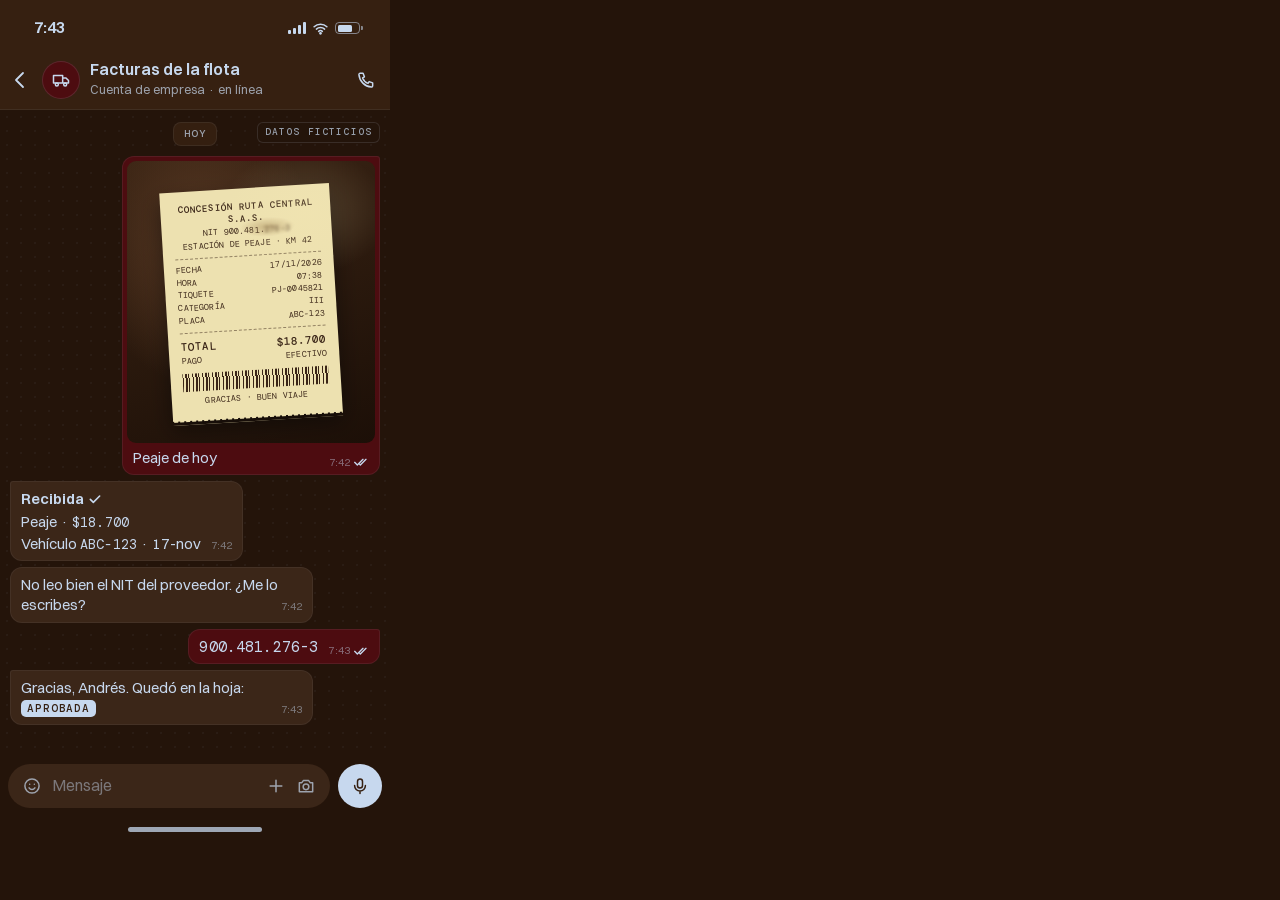
<file: nuevo/capturas/src/factura-chat.html>
<!doctype html>
<html lang="es-CO">
<head>
<meta charset="utf-8">
<meta name="viewport" content="width=390">
<title>Chat de facturas</title>
<!-- Maqueta con DATOS FICTICIOS para el sitio de NOID (pantalla 11). Pantalla de celular 390x844, 2x, sin marco. -->
<style>
/* ===== KIT NOID (igual en las cuatro maquetas) ===== */
@font-face{font-family:"Switzer";src:url(fuentes/switzer-400.woff2) format("woff2");font-weight:400;font-display:block}
@font-face{font-family:"Switzer";src:url(fuentes/switzer-600.woff2) format("woff2");font-weight:600;font-display:block}
@font-face{font-family:"DM Mono";src:url(fuentes/dmmono-400.woff2) format("woff2");font-weight:400;font-display:block}
@font-face{font-family:"DM Mono";src:url(fuentes/dmmono-500.woff2) format("woff2");font-weight:500;font-display:block}
:root{
  --cafe:#362011;--tinto:#4D0C10;--azul:#C7D8EE;--mant:#FAECB2;
  --hondo:#24140a;
  --linea:rgba(199,216,238,.13);
  --linea-2:rgba(199,216,238,.07);
  --suave:rgba(199,216,238,.70);
  --tenue:rgba(199,216,238,.46);
  --texto:"Switzer","Helvetica Neue",Arial,sans-serif;
  --mono:"DM Mono",ui-monospace,Menlo,monospace;
}
*{box-sizing:border-box;margin:0;padding:0}
html,body{width:390px;height:844px;overflow:hidden}
body{background:var(--hondo);color:var(--azul);font-family:var(--texto);font-size:15px;line-height:1.35;-webkit-font-smoothing:antialiased;
  display:flex;flex-direction:column}
.ic{width:20px;height:20px;flex:none;stroke:currentColor;fill:none;stroke-width:1.8;stroke-linecap:round;stroke-linejoin:round}
/* ===== fin del KIT ===== */

/* Barra del sistema */
.sistema{height:50px;flex:none;display:flex;align-items:center;justify-content:space-between;padding:6px 30px 0 34px;background:var(--cafe);font-weight:600;font-size:16px}
.sistema .der{display:flex;align-items:center;gap:6px}
.senal{display:flex;align-items:flex-end;gap:2px;height:12px}
.senal i{display:block;width:3px;background:var(--azul);border-radius:1px}
.bat{width:25px;height:12px;border:1.5px solid rgba(199,216,238,.55);border-radius:4px;padding:1.5px;position:relative}
.bat::after{content:"";position:absolute;right:-4px;top:3px;width:2px;height:4px;border-radius:0 1px 1px 0;background:rgba(199,216,238,.55)}
.bat i{display:block;height:100%;width:72%;background:var(--azul);border-radius:1.5px}

/* Cabecera del chat */
.cab{height:60px;flex:none;display:flex;align-items:center;gap:10px;padding:0 14px 0 8px;background:var(--cafe);border-bottom:1px solid var(--linea-2)}
.cab .atras{color:var(--azul);display:flex;align-items:center}
.cab .atras .ic{width:24px;height:24px}
.avatar{width:38px;height:38px;border-radius:50%;background:var(--tinto);border:1px solid var(--linea);display:grid;place-items:center}
.avatar .ic{width:20px;height:20px}
.cab .nom{flex:1;min-width:0}
.cab b{display:block;font-size:16px;font-weight:600;line-height:1.2}
.cab small{font-size:12.5px;color:var(--suave)}
.cab .acc{display:flex;gap:18px;color:var(--azul)}

/* Conversación */
.chat{flex:1;position:relative;padding:12px 10px 8px;display:flex;flex-direction:column;gap:6px;overflow:hidden;
  background-color:var(--hondo);
  background-image:radial-gradient(rgba(199,216,238,.045) 1px,transparent 1.2px);background-size:14px 14px}
.dia{align-self:center;font-family:var(--mono);font-size:10.5px;font-weight:500;letter-spacing:.1em;color:var(--suave);background:rgba(54,32,17,.95);
  border:1px solid var(--linea-2);border-radius:8px;padding:4px 10px;margin-bottom:4px}
.ficticio{position:absolute;top:12px;right:10px;font-family:var(--mono);font-size:9.5px;font-weight:500;letter-spacing:.12em;color:var(--suave);
  border:1px solid var(--linea);border-radius:6px;padding:3px 7px;background:rgba(36,20,10,.9)}
.burbuja{max-width:82%;padding:7px 10px 6px;border-radius:12px;position:relative;font-size:15px}
.yo{align-self:flex-end;background:var(--tinto);border-top-right-radius:3px;border:1px solid rgba(199,216,238,.08)}
.el{align-self:flex-start;background:#3b2618;border-top-left-radius:3px;border:1px solid rgba(199,216,238,.06)}
.sigue.yo{border-top-right-radius:12px}
.sigue.el{border-top-left-radius:12px}
.hora{float:right;margin:6px 0 -3px 10px;display:inline-flex;align-items:center;gap:3px;font-size:11px;color:var(--tenue);line-height:1}
.hora .ic{width:16px;height:16px;color:var(--azul);stroke-width:2}
.burbuja p + p{margin-top:2px}
.ok{display:inline-block;vertical-align:-3px;width:16px;height:16px;stroke:var(--azul);fill:none;stroke-width:2.4;stroke-linecap:round;stroke-linejoin:round}
.dato{font-family:var(--mono);font-size:13.5px;letter-spacing:.01em}
.fuerte{font-weight:600}
.etq{display:inline-block;font-family:var(--mono);font-size:11px;font-weight:500;letter-spacing:.08em;background:var(--azul);color:var(--cafe);border-radius:5px;padding:1px 6px;vertical-align:1px}

/* Foto del recibo */
.foto{padding:4px;width:258px}
.foto .img{height:282px;border-radius:9px;overflow:hidden;position:relative;
  background:radial-gradient(160px 200px at 30% 30%,#5a3a24,transparent 70%),linear-gradient(160deg,#3a2414,#1c0f07);display:grid;place-items:center}
.foto .img::after{content:"";position:absolute;inset:0;background:radial-gradient(120px 90px at 72% 18%,rgba(250,236,178,.18),transparent 70%)}
.recibo{width:170px;background:#f3e6b3;color:#362011;transform:rotate(-3.5deg);padding:13px 12px 11px;font-family:var(--mono);font-size:8.4px;line-height:1.5;letter-spacing:.02em;
  box-shadow:0 10px 22px rgba(0,0,0,.55);position:relative;filter:contrast(.95)}
.recibo::before{content:"";position:absolute;left:0;right:0;bottom:-5px;height:6px;background:radial-gradient(circle at 3px 0,#f3e6b3 3px,transparent 3.2px) 0 0/6px 6px repeat-x}
.recibo .c{text-align:center}
.recibo b{font-weight:500}
.recibo .tit{font-size:9.2px;font-weight:500;text-align:center;line-height:1.3}
.recibo hr{border:0;border-top:1px dashed rgba(54,32,17,.5);margin:5px 0}
.recibo .f{display:flex;justify-content:space-between}
.recibo .tot{font-size:11px;font-weight:500;margin-top:2px}
.borroso{filter:blur(1.4px);opacity:.8}
.mancha{position:absolute;left:78px;top:30px;width:56px;height:20px;border-radius:50%;background:radial-gradient(rgba(120,80,30,.35),transparent 70%)}
.barras{height:18px;margin-top:6px;background:repeating-linear-gradient(90deg,#362011 0 1px,transparent 1px 3px,#362011 3px 5px,transparent 5px 6px,#362011 6px 7px,transparent 7px 10px)}
.foto .pie{padding:5px 6px 2px}

/* Barra de escribir */
.escribir{flex:none;display:flex;align-items:center;gap:8px;padding:8px 8px 6px;background:var(--hondo)}
.campo{flex:1;height:44px;border-radius:22px;background:#3b2618;display:flex;align-items:center;gap:10px;padding:0 14px;color:var(--tenue);font-size:16px}
.campo .ic{color:var(--suave)}
.campo .relleno{flex:1}
.mic{width:44px;height:44px;border-radius:50%;background:var(--azul);color:var(--cafe);display:grid;place-items:center}
.inicio{height:30px;flex:none;display:grid;place-items:center;background:var(--hondo)}
.inicio i{width:134px;height:5px;border-radius:3px;background:rgba(199,216,238,.75)}
</style>
</head>
<body>
<svg width="0" height="0" style="position:absolute">
  <symbol id="i-atras" viewBox="0 0 24 24"><path d="M15 5l-7 7 7 7"/></symbol>
  <symbol id="i-camion" viewBox="0 0 24 24"><path d="M3 6.5h11v9H3zM14 9.5h4l3 3.2v2.8h-7"/><circle cx="7" cy="17.5" r="1.8"/><circle cx="17" cy="17.5" r="1.8"/></symbol>
  <symbol id="i-tel" viewBox="0 0 24 24"><path d="M5 4h3.5l1.6 4.2-2.2 1.4a11 11 0 0 0 6.5 6.5l1.4-2.2L20 15.5V19a1.5 1.5 0 0 1-1.6 1.5A16.5 16.5 0 0 1 3.5 5.6 1.5 1.5 0 0 1 5 4z"/></symbol>
  <symbol id="i-mas" viewBox="0 0 24 24"><path d="M12 5v14M5 12h14"/></symbol>
  <symbol id="i-camara" viewBox="0 0 24 24"><path d="M4 8h3l1.8-2.5h6.4L17 8h3v11H4z"/><circle cx="12" cy="13" r="3.4"/></symbol>
  <symbol id="i-mic" viewBox="0 0 24 24"><rect x="9" y="3.5" width="6" height="11" rx="3"/><path d="M5.5 11.5a6.5 6.5 0 0 0 13 0M12 18v3"/></symbol>
  <symbol id="i-doble" viewBox="0 0 24 24"><path d="M2.5 12.5l4 4L15 8M10 15.5l1 1L19.5 8"/></symbol>
  <symbol id="i-cara" viewBox="0 0 24 24"><circle cx="12" cy="12" r="8.5"/><path d="M8.5 14.2c.9 1.3 2.1 2 3.5 2s2.6-.7 3.5-2M9.2 9.8h.01M14.8 9.8h.01"/></symbol>
</svg>

<div class="sistema">
  <span>7:43</span>
  <div class="der">
    <span class="senal"><i style="height:4px"></i><i style="height:6px"></i><i style="height:9px"></i><i style="height:12px"></i></span>
    <svg class="ic" viewBox="0 0 24 24" style="width:17px;height:17px;stroke-width:2.2"><path d="M3 9.5a13 13 0 0 1 18 0M6.2 12.8a8.5 8.5 0 0 1 11.6 0M9.4 16a4 4 0 0 1 5.2 0"/><circle cx="12" cy="18.8" r=".9" fill="currentColor"/></svg>
    <span class="bat"><i></i></span>
  </div>
</div>

<header class="cab">
  <span class="atras"><svg class="ic"><use href="#i-atras"/></svg></span>
  <div class="avatar"><svg class="ic"><use href="#i-camion"/></svg></div>
  <div class="nom"><b>Facturas de la flota</b><small>Cuenta de empresa · en línea</small></div>
  <div class="acc"><svg class="ic"><use href="#i-tel"/></svg></div>
</header>

<main class="chat">
  <span class="ficticio">DATOS FICTICIOS</span>
  <span class="dia">HOY</span>

  <div class="burbuja yo foto">
    <div class="img">
      <div class="recibo">
        <div class="tit">CONCESIÓN RUTA CENTRAL S.A.S.</div>
        <div class="c">NIT 900.481.<span class="borroso">276-3</span></div>
        <span class="mancha"></span>
        <div class="c">ESTACIÓN DE PEAJE · KM 42</div>
        <hr>
        <div class="f"><span>FECHA</span><span>17/11/2026</span></div>
        <div class="f"><span>HORA</span><span>07:38</span></div>
        <div class="f"><span>TIQUETE</span><span>PJ-0045821</span></div>
        <div class="f"><span>CATEGORÍA</span><span>III</span></div>
        <div class="f"><span>PLACA</span><span>ABC-123</span></div>
        <hr>
        <div class="f tot"><span>TOTAL</span><span>$18.700</span></div>
        <div class="f"><span>PAGO</span><span>EFECTIVO</span></div>
        <div class="barras"></div>
        <div class="c" style="margin-top:4px">GRACIAS · BUEN VIAJE</div>
      </div>
    </div>
    <div class="pie">Peaje de hoy <span class="hora">7:42 <svg class="ic"><use href="#i-doble"/></svg></span></div>
  </div>

  <div class="burbuja el">
    <p class="fuerte">Recibida <svg class="ok" viewBox="0 0 24 24"><path d="M5 12.5l4.5 4.5L19 7.5"/></svg></p>
    <p>Peaje · <span class="dato">$18.700</span></p>
    <p>Vehículo <span class="dato">ABC-123</span> · 17-nov <span class="hora">7:42</span></p>
  </div>

  <div class="burbuja el sigue">
    <p>No leo bien el NIT del proveedor. ¿Me lo escribes? <span class="hora">7:42</span></p>
  </div>

  <div class="burbuja yo">
    <p class="dato" style="font-size:15px">900.481.276-3 <span class="hora" style="font-family:var(--texto)">7:43 <svg class="ic"><use href="#i-doble"/></svg></span></p>
  </div>

  <div class="burbuja el">
    <p>Gracias, Andrés. Quedó en la hoja: <span class="etq">APROBADA</span> <span class="hora">7:43</span></p>
  </div>
</main>

<div class="escribir">
  <div class="campo"><svg class="ic"><use href="#i-cara"/></svg><span class="relleno">Mensaje</span><svg class="ic"><use href="#i-mas"/></svg><svg class="ic"><use href="#i-camara"/></svg></div>
  <div class="mic"><svg class="ic"><use href="#i-mic"/></svg></div>
</div>
<div class="inicio"><i></i></div>
</body>
</html>
</file>
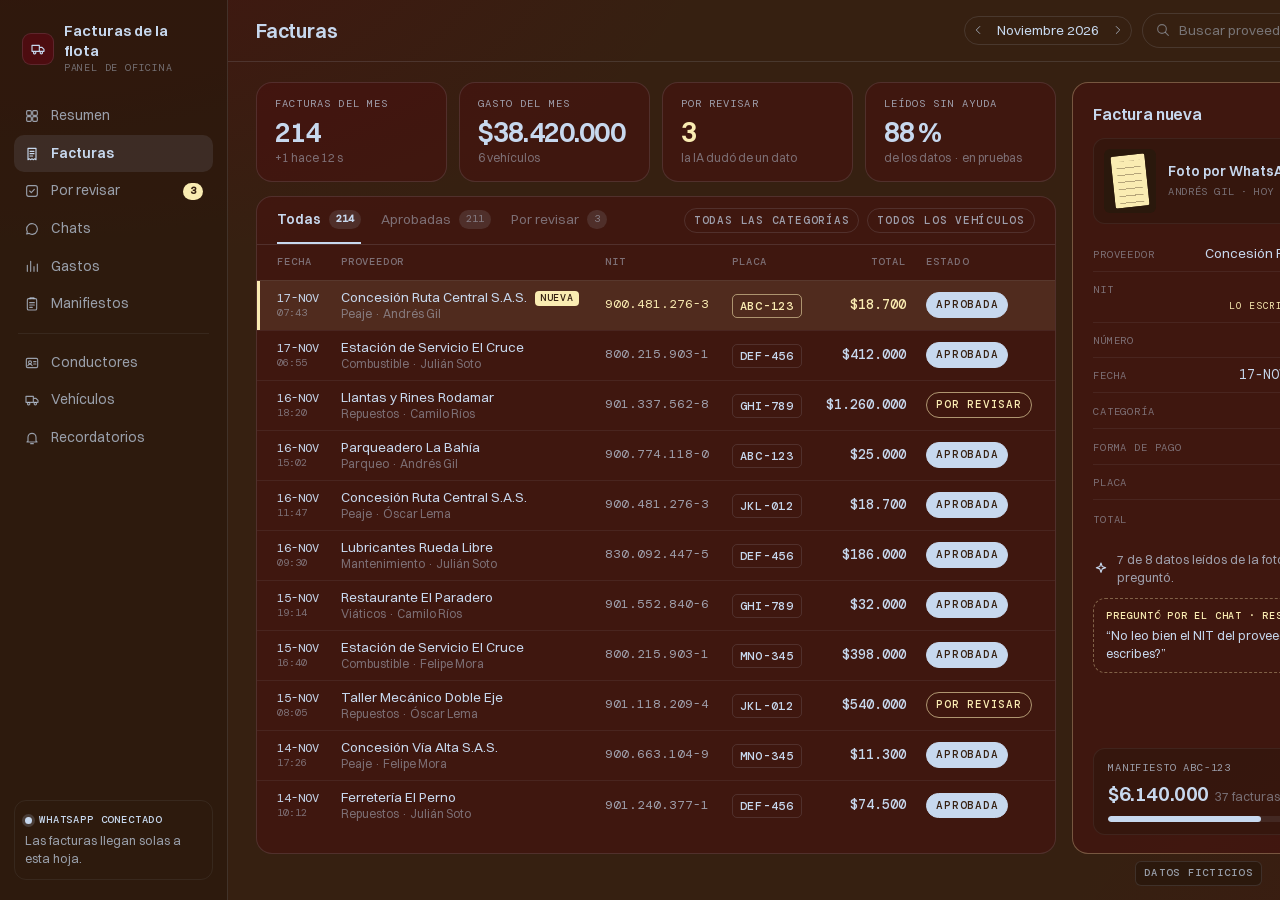
<file: nuevo/capturas/src/factura-hoja.html>
<!doctype html>
<html lang="es-CO">
<head>
<meta charset="utf-8">
<meta name="viewport" content="width=1440">
<title>Facturas de la flota</title>
<!-- Maqueta con DATOS FICTICIOS para el sitio de NOID (pantalla 11). Se captura a 1440x900, 2x. -->
<style>
/* ===== KIT NOID (igual en las cuatro maquetas) ===== */
@font-face{font-family:"Switzer";src:url(fuentes/switzer-400.woff2) format("woff2");font-weight:400;font-display:block}
@font-face{font-family:"Switzer";src:url(fuentes/switzer-600.woff2) format("woff2");font-weight:600;font-display:block}
@font-face{font-family:"DM Mono";src:url(fuentes/dmmono-400.woff2) format("woff2");font-weight:400;font-display:block}
@font-face{font-family:"DM Mono";src:url(fuentes/dmmono-500.woff2) format("woff2");font-weight:500;font-display:block}
:root{
  --cafe:#362011;--tinto:#4D0C10;--azul:#C7D8EE;--mant:#FAECB2;
  --hondo:#2a180c;
  --panel:rgba(77,12,16,.42);
  --linea:rgba(199,216,238,.13);
  --linea-2:rgba(199,216,238,.07);
  --suave:rgba(199,216,238,.70);
  --tenue:rgba(199,216,238,.46);
  --texto:"Switzer","Helvetica Neue",Arial,sans-serif;
  --mono:"DM Mono",ui-monospace,Menlo,monospace;
}
*{box-sizing:border-box;margin:0;padding:0}
html,body{width:1440px;height:900px;overflow:hidden}
body{background:var(--cafe);color:var(--azul);font-family:var(--texto);font-size:14px;line-height:1.4;
  -webkit-font-smoothing:antialiased;
  background-image:radial-gradient(1200px 600px at 0% -10%,rgba(77,12,16,.55),transparent 60%),
                   radial-gradient(900px 500px at 110% 110%,rgba(77,12,16,.35),transparent 60%)}
.ic{width:16px;height:16px;flex:none;stroke:currentColor;fill:none;stroke-width:1.7;stroke-linecap:round;stroke-linejoin:round}
.chip{display:inline-flex;align-items:center;gap:6px;font-family:var(--mono);font-size:11px;font-weight:500;letter-spacing:.07em;
  text-transform:uppercase;padding:4px 9px;border-radius:999px;border:1px solid var(--linea);color:var(--suave);white-space:nowrap}
.chip.lleno{background:var(--azul);color:var(--cafe);border-color:var(--azul)}
.chip.mant{border-color:rgba(250,236,178,.6);color:var(--mant)}
.chip.mant-lleno{background:var(--mant);color:var(--cafe);border-color:var(--mant)}
.chip.tenue{color:var(--tenue);border-color:var(--linea-2)}
.boton{display:inline-flex;align-items:center;gap:9px;font-family:var(--texto);font-weight:600;font-size:15px;border-radius:999px;
  padding:12px 22px;border:1px solid var(--azul);background:var(--azul);color:var(--cafe);white-space:nowrap}
.boton.sec{background:transparent;color:var(--azul);border-color:var(--linea)}
.panel{background:var(--panel);border:1px solid var(--linea);border-radius:16px}
.ficticio{position:fixed;right:18px;bottom:14px;font-family:var(--mono);font-size:10.5px;font-weight:500;letter-spacing:.12em;
  color:var(--suave);border:1px solid var(--linea);border-radius:6px;padding:4px 8px;background:rgba(42,24,12,.85);z-index:9}
/* ===== fin del KIT ===== */

body{display:grid;grid-template-columns:228px 1fr}
.lateral{background:rgba(42,24,12,.72);border-right:1px solid var(--linea);padding:20px 14px;display:flex;flex-direction:column;gap:4px}
.marca{display:flex;align-items:center;gap:10px;padding:2px 8px 18px}
.marca .sello{width:32px;height:32px;border-radius:9px;background:var(--tinto);border:1px solid var(--linea);display:grid;place-items:center}
.marca b{font-size:15px;font-weight:600;line-height:1.15}
.marca small{display:block;font-family:var(--mono);font-size:10px;letter-spacing:.08em;color:var(--tenue);text-transform:uppercase}
.menu a{display:flex;align-items:center;gap:11px;padding:9px 10px;border-radius:10px;color:var(--suave);font-size:14px;text-decoration:none}
.menu a.on{background:rgba(199,216,238,.10);color:var(--azul);font-weight:600}
.menu a .cuenta{margin-left:auto;font-family:var(--mono);font-size:10.5px;padding:1px 7px;border-radius:999px;background:var(--mant);color:var(--cafe)}
.menu hr{border:0;border-top:1px solid var(--linea-2);margin:10px 4px}
.lateral .pie{margin-top:auto;padding:12px 10px;border:1px solid var(--linea-2);border-radius:12px;font-size:12.5px;color:var(--suave)}
.lateral .pie b{display:flex;align-items:center;gap:7px;font-family:var(--mono);font-size:10.5px;letter-spacing:.08em;color:var(--azul);text-transform:uppercase;font-weight:500;margin-bottom:4px}
.punto{width:7px;height:7px;border-radius:50%;background:var(--azul);box-shadow:0 0 0 3px rgba(199,216,238,.18)}

.principal{display:flex;flex-direction:column;min-width:0}
.barra{height:62px;display:flex;align-items:center;gap:14px;padding:0 28px;border-bottom:1px solid var(--linea)}
.barra h1{font-size:20px;font-weight:600;letter-spacing:-.01em}
.barra .der{margin-left:auto;display:flex;gap:10px;align-items:center}
.mes{display:flex;align-items:center;gap:4px;border:1px solid var(--linea);border-radius:999px;padding:4px 6px}
.mes span{font-size:13.5px;padding:0 8px}
.mes .ic{width:14px;height:14px;color:var(--suave)}
.buscar{display:flex;align-items:center;gap:8px;border:1px solid var(--linea);border-radius:999px;padding:7px 12px;color:var(--tenue);font-size:13.5px;width:270px;white-space:nowrap}
.buscar kbd{margin-left:auto;font-family:var(--mono);font-size:10.5px;border:1px solid var(--linea-2);border-radius:5px;padding:1px 6px}

.cuerpo{display:grid;grid-template-columns:1fr 340px;gap:16px;padding:20px 28px 0;height:calc(900px - 62px - 46px)}
.izq{display:flex;flex-direction:column;gap:14px;min-width:0}
.kpis{display:grid;grid-template-columns:repeat(4,1fr);gap:12px}
.kpi{padding:14px 18px}
.kpi .l{font-family:var(--mono);font-size:10.5px;letter-spacing:.1em;text-transform:uppercase;color:var(--suave)}
.kpi .n{font-size:28px;font-weight:600;letter-spacing:-.03em;margin-top:6px;line-height:1.05;font-variant-numeric:tabular-nums}
.kpi .d{font-size:12px;color:var(--tenue);margin-top:3px}
.kpi.m .n{color:var(--mant)}

.lista{overflow:hidden;flex:1;display:flex;flex-direction:column}
.lista-cab{display:flex;align-items:center;gap:20px;padding:0 20px;height:48px;border-bottom:1px solid var(--linea);flex:none}
.tab{font-size:13.5px;color:var(--tenue);height:48px;display:flex;align-items:center;gap:8px;border-bottom:2px solid transparent}
.tab.on{color:var(--azul);font-weight:600;border-bottom-color:var(--azul)}
.tab .num{font-family:var(--mono);font-size:10.5px;padding:2px 7px;border-radius:999px;background:rgba(199,216,238,.12)}
.lista-cab .der{margin-left:auto;display:flex;gap:8px}
table{width:100%;border-collapse:collapse;font-size:13.5px}
th{font-family:var(--mono);font-weight:500;font-size:10.5px;letter-spacing:.1em;text-transform:uppercase;color:var(--tenue);text-align:left;padding:10px 10px;border-bottom:1px solid var(--linea-2)}
td{padding:0 10px;height:50px;border-bottom:1px solid var(--linea-2);white-space:nowrap}
tr:last-child td{border-bottom:0}
th:first-child,td:first-child{padding-left:20px}
th:last-child,td:last-child{padding-right:20px}
.der-t{text-align:right}
.fecha{font-family:var(--mono);font-size:12px;line-height:1.25}
.fecha small{display:block;color:var(--tenue);font-size:10.5px}
td.prov{line-height:1.25}
td.prov small{display:block;font-size:12px;color:var(--tenue)}
.nit{font-family:var(--mono);font-size:12.5px;color:var(--suave)}
.placa{font-family:var(--mono);font-size:12px;font-weight:500;letter-spacing:.06em;border:1px solid var(--linea);border-radius:5px;padding:3px 7px;color:var(--azul)}
.total{font-family:var(--mono);font-size:13.5px;font-weight:500;font-variant-numeric:tabular-nums}
tr.nueva td{background:rgba(250,236,178,.09)}
tr.nueva td:first-child{box-shadow:inset 3px 0 0 var(--mant)}
tr.nueva .nit,tr.nueva .total{color:var(--mant)}
tr.nueva .placa{border-color:rgba(250,236,178,.55);color:var(--mant)}
.recien{display:inline-block;margin-left:8px;font-family:var(--mono);font-size:10px;font-weight:500;letter-spacing:.08em;color:var(--cafe);background:var(--mant);border-radius:4px;padding:1px 5px;vertical-align:1px}

/* Detalle */
.detalle{padding:18px 20px;display:flex;flex-direction:column;gap:12px;border-color:rgba(250,236,178,.30)}
.detalle .cab{display:flex;align-items:center;justify-content:space-between}
.detalle h3{font-size:16px;font-weight:600;letter-spacing:-.01em}
.origen{display:flex;gap:12px;align-items:center;padding:10px;border:1px solid var(--linea-2);border-radius:12px;background:rgba(42,24,12,.45)}
.mini{width:52px;height:64px;border-radius:6px;background:var(--hondo);display:grid;place-items:center;flex:none;overflow:hidden}
.mini i{display:block;width:34px;height:52px;background:var(--mant);transform:rotate(-6deg);border-radius:2px;
  background-image:repeating-linear-gradient(180deg,transparent 0 6px,rgba(54,32,17,.35) 6px 7px);background-size:24px 100%;background-repeat:no-repeat;background-position:5px 6px}
.origen b{display:block;font-size:13.5px}
.origen small{font-family:var(--mono);font-size:10.5px;letter-spacing:.06em;color:var(--tenue);text-transform:uppercase}
.campos{display:flex;flex-direction:column}
.campo{display:flex;justify-content:space-between;align-items:baseline;gap:10px;padding:8px 0;border-bottom:1px solid var(--linea-2)}
.campo:last-child{border-bottom:0}
.campo span{font-family:var(--mono);font-size:10.5px;letter-spacing:.08em;text-transform:uppercase;color:var(--tenue)}
.campo b{font-weight:400;font-size:13.5px;text-align:right}
.campo b.m{font-family:var(--mono);font-size:13px}
.campo em{display:block;font-style:normal;font-family:var(--mono);font-size:9.5px;letter-spacing:.08em;color:var(--mant);text-transform:uppercase;margin-top:2px}
.leida{display:flex;align-items:center;gap:8px;font-size:12.5px;color:var(--suave);padding-top:2px}
.leida .ic{color:var(--azul)}
.pregunta{padding:10px 12px;border-radius:12px;border:1px dashed rgba(250,236,178,.35);font-size:12.5px;color:var(--suave)}
.pregunta b{display:block;font-family:var(--mono);font-size:10px;letter-spacing:.08em;font-weight:500;color:var(--mant);text-transform:uppercase;margin-bottom:4px}
.pregunta q{color:var(--azul);quotes:"“" "”"}
.manif{margin-top:auto;padding:12px 14px;border-radius:12px;border:1px solid var(--linea-2);background:rgba(42,24,12,.45)}
.manif .l{font-family:var(--mono);font-size:10.5px;letter-spacing:.08em;color:var(--suave);text-transform:uppercase;display:flex;justify-content:space-between}
.manif .n{font-size:20px;font-weight:600;letter-spacing:-.02em;margin-top:4px}
.manif .n small{font-size:12.5px;font-weight:400;color:var(--tenue);letter-spacing:0;margin-left:6px}
.prog{height:6px;border-radius:3px;background:rgba(199,216,238,.09);margin-top:8px;overflow:hidden}
.prog i{display:block;height:100%;width:57%;background:var(--azul);border-radius:3px}
</style>
</head>
<body>
<svg width="0" height="0" style="position:absolute">
  <symbol id="i-camion" viewBox="0 0 24 24"><path d="M3 6.5h11v9H3zM14 9.5h4l3 3.2v2.8h-7"/><circle cx="7" cy="17.5" r="1.8"/><circle cx="17" cy="17.5" r="1.8"/></symbol>
  <symbol id="i-cuadros" viewBox="0 0 24 24"><rect x="4" y="4" width="7" height="7" rx="1.5"/><rect x="13" y="4" width="7" height="7" rx="1.5"/><rect x="4" y="13" width="7" height="7" rx="1.5"/><rect x="13" y="13" width="7" height="7" rx="1.5"/></symbol>
  <symbol id="i-recibo" viewBox="0 0 24 24"><path d="M6 3.5h12v17l-2-1.3-2 1.3-2-1.3-2 1.3-2-1.3-2 1.3z"/><path d="M9 8h6M9 11.5h6M9 15h4"/></symbol>
  <symbol id="i-revisar" viewBox="0 0 24 24"><rect x="4" y="4" width="16" height="16" rx="3"/><path d="M8.5 12l2.5 2.5 4.5-5"/></symbol>
  <symbol id="i-chat" viewBox="0 0 24 24"><path d="M4 12a8 8 0 1 1 3.3 6.5L4 19.5l1-3.3A8 8 0 0 1 4 12z"/></symbol>
  <symbol id="i-barras" viewBox="0 0 24 24"><path d="M5 20V11M10 20V5M15 20v-7M20 20V9"/></symbol>
  <symbol id="i-lista" viewBox="0 0 24 24"><rect x="5" y="4" width="14" height="17" rx="2"/><path d="M9 4V2.8h6V4M8.5 10h7M8.5 13.5h7M8.5 17h4"/></symbol>
  <symbol id="i-persona" viewBox="0 0 24 24"><rect x="3.5" y="5" width="17" height="14" rx="2"/><circle cx="9" cy="11" r="2.2"/><path d="M5.8 16c.6-1.6 1.8-2.4 3.2-2.4s2.6.8 3.2 2.4M14.5 10h3.5M14.5 13.5h3.5"/></symbol>
  <symbol id="i-campana" viewBox="0 0 24 24"><path d="M6 16.5V11a6 6 0 0 1 12 0v5.5l1.5 1.5h-15zM10 20.5h4"/></symbol>
  <symbol id="i-izq" viewBox="0 0 24 24"><path d="M15 6l-6 6 6 6"/></symbol>
  <symbol id="i-der" viewBox="0 0 24 24"><path d="M9 6l6 6-6 6"/></symbol>
  <symbol id="i-lupa" viewBox="0 0 24 24"><circle cx="10.5" cy="10.5" r="6.5"/><path d="M15.5 15.5L20 20"/></symbol>
  <symbol id="i-ok" viewBox="0 0 24 24"><path d="M5 12.5l4.5 4.5L19 7.5"/></symbol>
  <symbol id="i-chispa" viewBox="0 0 24 24"><path d="M12 3l1.8 5.2L19 10l-5.2 1.8L12 17l-1.8-5.2L5 10l5.2-1.8z"/></symbol>
</svg>

<aside class="lateral">
  <div class="marca"><div class="sello"><svg class="ic"><use href="#i-camion"/></svg></div><div><b>Facturas de la flota</b><small>Panel de oficina</small></div></div>
  <nav class="menu">
    <a><svg class="ic"><use href="#i-cuadros"/></svg>Resumen</a>
    <a class="on"><svg class="ic"><use href="#i-recibo"/></svg>Facturas</a>
    <a><svg class="ic"><use href="#i-revisar"/></svg>Por revisar<b class="cuenta">3</b></a>
    <a><svg class="ic"><use href="#i-chat"/></svg>Chats</a>
    <a><svg class="ic"><use href="#i-barras"/></svg>Gastos</a>
    <a><svg class="ic"><use href="#i-lista"/></svg>Manifiestos</a>
    <hr>
    <a><svg class="ic"><use href="#i-persona"/></svg>Conductores</a>
    <a><svg class="ic"><use href="#i-camion"/></svg>Vehículos</a>
    <a><svg class="ic"><use href="#i-campana"/></svg>Recordatorios</a>
  </nav>
  <div class="pie"><b><span class="punto"></span>WhatsApp conectado</b>Las facturas llegan solas a esta hoja.</div>
</aside>

<div class="principal">
  <header class="barra">
    <h1>Facturas</h1>
    <div class="der">
      <div class="mes"><svg class="ic"><use href="#i-izq"/></svg><span>Noviembre 2026</span><svg class="ic"><use href="#i-der"/></svg></div>
      <div class="buscar"><svg class="ic"><use href="#i-lupa"/></svg>Buscar proveedor o placa<kbd>Ctrl K</kbd></div>
    </div>
  </header>

  <div class="cuerpo">
    <div class="izq">
      <div class="kpis">
        <div class="panel kpi"><div class="l">Facturas del mes</div><div class="n">214</div><div class="d">+1 hace 12 s</div></div>
        <div class="panel kpi"><div class="l">Gasto del mes</div><div class="n">$38.420.000</div><div class="d">6 vehículos</div></div>
        <div class="panel kpi m"><div class="l">Por revisar</div><div class="n">3</div><div class="d">la IA dudó de un dato</div></div>
        <div class="panel kpi"><div class="l">Leídos sin ayuda</div><div class="n">88 %</div><div class="d">de los datos · en pruebas</div></div>
      </div>

      <section class="panel lista">
        <div class="lista-cab">
          <span class="tab on">Todas <span class="num">214</span></span>
          <span class="tab">Aprobadas <span class="num">211</span></span>
          <span class="tab">Por revisar <span class="num">3</span></span>
          <div class="der"><span class="chip">Todas las categorías</span><span class="chip">Todos los vehículos</span></div>
        </div>
        <table>
          <thead><tr><th>Fecha</th><th>Proveedor</th><th>NIT</th><th>Placa</th><th class="der-t">Total</th><th>Estado</th></tr></thead>
          <tbody>
            <tr class="nueva"><td class="fecha">17-NOV<small>07:43</small></td><td class="prov">Concesión Ruta Central S.A.S.<span class="recien">NUEVA</span><small>Peaje · Andrés Gil</small></td><td class="nit">900.481.276-3</td><td><span class="placa">ABC-123</span></td><td class="der-t total">$18.700</td><td><span class="chip lleno">Aprobada</span></td></tr>
            <tr><td class="fecha">17-NOV<small>06:55</small></td><td class="prov">Estación de Servicio El Cruce<small>Combustible · Julián Soto</small></td><td class="nit">800.215.903-1</td><td><span class="placa">DEF-456</span></td><td class="der-t total">$412.000</td><td><span class="chip lleno">Aprobada</span></td></tr>
            <tr><td class="fecha">16-NOV<small>18:20</small></td><td class="prov">Llantas y Rines Rodamar<small>Repuestos · Camilo Ríos</small></td><td class="nit">901.337.562-8</td><td><span class="placa">GHI-789</span></td><td class="der-t total">$1.260.000</td><td><span class="chip mant">Por revisar</span></td></tr>
            <tr><td class="fecha">16-NOV<small>15:02</small></td><td class="prov">Parqueadero La Bahía<small>Parqueo · Andrés Gil</small></td><td class="nit">900.774.118-0</td><td><span class="placa">ABC-123</span></td><td class="der-t total">$25.000</td><td><span class="chip lleno">Aprobada</span></td></tr>
            <tr><td class="fecha">16-NOV<small>11:47</small></td><td class="prov">Concesión Ruta Central S.A.S.<small>Peaje · Óscar Lema</small></td><td class="nit">900.481.276-3</td><td><span class="placa">JKL-012</span></td><td class="der-t total">$18.700</td><td><span class="chip lleno">Aprobada</span></td></tr>
            <tr><td class="fecha">16-NOV<small>09:30</small></td><td class="prov">Lubricantes Rueda Libre<small>Mantenimiento · Julián Soto</small></td><td class="nit">830.092.447-5</td><td><span class="placa">DEF-456</span></td><td class="der-t total">$186.000</td><td><span class="chip lleno">Aprobada</span></td></tr>
            <tr><td class="fecha">15-NOV<small>19:14</small></td><td class="prov">Restaurante El Paradero<small>Viáticos · Camilo Ríos</small></td><td class="nit">901.552.840-6</td><td><span class="placa">GHI-789</span></td><td class="der-t total">$32.000</td><td><span class="chip lleno">Aprobada</span></td></tr>
            <tr><td class="fecha">15-NOV<small>16:40</small></td><td class="prov">Estación de Servicio El Cruce<small>Combustible · Felipe Mora</small></td><td class="nit">800.215.903-1</td><td><span class="placa">MNO-345</span></td><td class="der-t total">$398.000</td><td><span class="chip lleno">Aprobada</span></td></tr>
            <tr><td class="fecha">15-NOV<small>08:05</small></td><td class="prov">Taller Mecánico Doble Eje<small>Repuestos · Óscar Lema</small></td><td class="nit">901.118.209-4</td><td><span class="placa">JKL-012</span></td><td class="der-t total">$540.000</td><td><span class="chip mant">Por revisar</span></td></tr>
            <tr><td class="fecha">14-NOV<small>17:26</small></td><td class="prov">Concesión Vía Alta S.A.S.<small>Peaje · Felipe Mora</small></td><td class="nit">900.663.104-9</td><td><span class="placa">MNO-345</span></td><td class="der-t total">$11.300</td><td><span class="chip lleno">Aprobada</span></td></tr>
            <tr><td class="fecha">14-NOV<small>10:12</small></td><td class="prov">Ferretería El Perno<small>Repuestos · Julián Soto</small></td><td class="nit">901.240.377-1</td><td><span class="placa">DEF-456</span></td><td class="der-t total">$74.500</td><td><span class="chip lleno">Aprobada</span></td></tr>
          </tbody>
        </table>
      </section>
    </div>

    <aside class="panel detalle">
      <div class="cab"><h3>Factura nueva</h3><span class="chip lleno">Aprobada</span></div>
      <div class="origen">
        <div class="mini"><i></i></div>
        <div><b>Foto por WhatsApp</b><small>Andrés Gil · hoy 07:42</small></div>
      </div>
      <div class="campos">
        <div class="campo"><span>Proveedor</span><b>Concesión Ruta Central S.A.S.</b></div>
        <div class="campo"><span>NIT</span><b class="m">900.481.276-3<em>Lo escribió el conductor</em></b></div>
        <div class="campo"><span>Número</span><b class="m">PJ-0045821</b></div>
        <div class="campo"><span>Fecha</span><b class="m">17-NOV-2026 · 07:38</b></div>
        <div class="campo"><span>Categoría</span><b>Peaje</b></div>
        <div class="campo"><span>Forma de pago</span><b>Efectivo</b></div>
        <div class="campo"><span>Placa</span><b class="m">ABC-123</b></div>
        <div class="campo"><span>Total</span><b class="m" style="font-size:15px;font-weight:500">$18.700</b></div>
      </div>
      <div class="leida"><svg class="ic"><use href="#i-chispa"/></svg>7 de 8 datos leídos de la foto; el NIT lo preguntó.</div>
      <div class="pregunta"><b>Preguntó por el chat · respondió en 40 s</b><q>No leo bien el NIT del proveedor. ¿Me lo escribes?</q></div>
      <div class="manif">
        <div class="l"><span>Manifiesto ABC-123</span><span>Noviembre</span></div>
        <div class="n">$6.140.000<small>37 facturas</small></div>
        <div class="prog"><i></i></div>
      </div>
    </aside>
  </div>
</div>

<div class="ficticio">DATOS FICTICIOS</div>
</body>
</html>
</file>
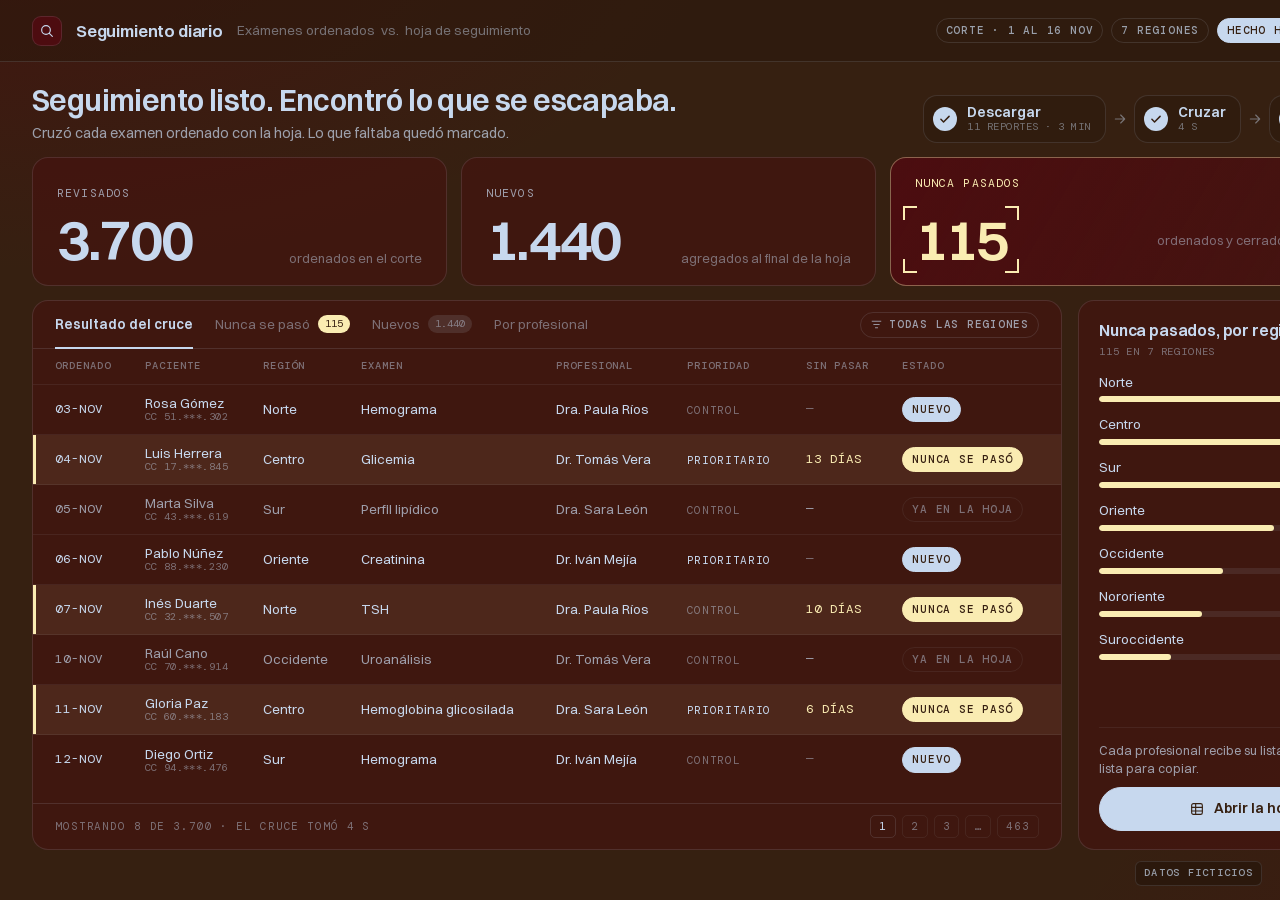
<file: nuevo/capturas/src/hallazgos.html>
<!doctype html>
<html lang="es-CO">
<head>
<meta charset="utf-8">
<meta name="viewport" content="width=1440">
<title>Seguimiento diario</title>
<!-- Maqueta con DATOS FICTICIOS para el sitio de NOID (pantalla 9). Se captura a 1440x900, 2x. -->
<style>
/* ===== KIT NOID (igual en las cuatro maquetas) ===== */
@font-face{font-family:"Switzer";src:url(fuentes/switzer-400.woff2) format("woff2");font-weight:400;font-display:block}
@font-face{font-family:"Switzer";src:url(fuentes/switzer-600.woff2) format("woff2");font-weight:600;font-display:block}
@font-face{font-family:"DM Mono";src:url(fuentes/dmmono-400.woff2) format("woff2");font-weight:400;font-display:block}
@font-face{font-family:"DM Mono";src:url(fuentes/dmmono-500.woff2) format("woff2");font-weight:500;font-display:block}
:root{
  --cafe:#362011;--tinto:#4D0C10;--azul:#C7D8EE;--mant:#FAECB2;
  --hondo:#2a180c;
  --panel:rgba(77,12,16,.42);
  --linea:rgba(199,216,238,.13);
  --linea-2:rgba(199,216,238,.07);
  --suave:rgba(199,216,238,.70);
  --tenue:rgba(199,216,238,.46);
  --texto:"Switzer","Helvetica Neue",Arial,sans-serif;
  --mono:"DM Mono",ui-monospace,Menlo,monospace;
}
*{box-sizing:border-box;margin:0;padding:0}
html,body{width:1440px;height:900px;overflow:hidden}
body{background:var(--cafe);color:var(--azul);font-family:var(--texto);font-size:14px;line-height:1.4;
  -webkit-font-smoothing:antialiased;
  background-image:radial-gradient(1200px 600px at 0% -10%,rgba(77,12,16,.55),transparent 60%),
                   radial-gradient(900px 500px at 110% 110%,rgba(77,12,16,.35),transparent 60%)}
.ic{width:16px;height:16px;flex:none;stroke:currentColor;fill:none;stroke-width:1.7;stroke-linecap:round;stroke-linejoin:round}
.chip{display:inline-flex;align-items:center;gap:6px;font-family:var(--mono);font-size:11px;font-weight:500;letter-spacing:.07em;
  text-transform:uppercase;padding:4px 9px;border-radius:999px;border:1px solid var(--linea);color:var(--suave);white-space:nowrap}
.chip.lleno{background:var(--azul);color:var(--cafe);border-color:var(--azul)}
.chip.mant{border-color:rgba(250,236,178,.6);color:var(--mant)}
.chip.mant-lleno{background:var(--mant);color:var(--cafe);border-color:var(--mant)}
.chip.tenue{color:var(--tenue);border-color:var(--linea-2)}
.boton{display:inline-flex;align-items:center;gap:9px;font-family:var(--texto);font-weight:600;font-size:15px;border-radius:999px;
  padding:12px 22px;border:1px solid var(--azul);background:var(--azul);color:var(--cafe);white-space:nowrap}
.boton.sec{background:transparent;color:var(--azul);border-color:var(--linea)}
.panel{background:var(--panel);border:1px solid var(--linea);border-radius:16px}
.ficticio{position:fixed;right:18px;bottom:14px;font-family:var(--mono);font-size:10.5px;font-weight:500;letter-spacing:.12em;
  color:var(--suave);border:1px solid var(--linea);border-radius:6px;padding:4px 8px;background:rgba(42,24,12,.85);z-index:9}
/* ===== fin del KIT ===== */

.barra{height:62px;display:flex;align-items:center;gap:14px;padding:0 32px;border-bottom:1px solid var(--linea);background:rgba(42,24,12,.55)}
.barra .sello{width:30px;height:30px;border-radius:9px;background:var(--tinto);border:1px solid var(--linea);display:grid;place-items:center}
.barra h1{font-size:17px;font-weight:600;letter-spacing:-.01em}
.barra .sub{color:var(--tenue);font-size:13.5px}
.barra .der{margin-left:auto;display:flex;gap:8px;align-items:center}

main{padding:22px 32px 0;display:grid;grid-template-columns:1fr 330px;grid-template-rows:auto auto 1fr;gap:14px 16px;height:calc(900px - 62px - 50px)}

.estado{grid-column:1/-1;display:flex;align-items:flex-end;justify-content:space-between;gap:24px}
.estado h2{font-size:30px;font-weight:600;letter-spacing:-.02em;line-height:1.1}
.estado p{color:var(--suave);font-size:14.5px;margin-top:6px}
.pasos{display:flex;align-items:center;gap:6px}
.paso{display:flex;align-items:center;gap:10px;padding:8px 14px 8px 9px;border-radius:14px;border:1px solid var(--linea);background:rgba(42,24,12,.5)}
.paso .bola{width:24px;height:24px;border-radius:50%;background:var(--azul);color:var(--cafe);display:grid;place-items:center}
.paso .bola .ic{width:14px;height:14px;stroke-width:2.6}
.paso b{display:block;font-weight:600;font-size:14px;line-height:1.15}
.paso small{display:block;font-family:var(--mono);font-size:10.5px;color:var(--tenue);letter-spacing:.05em;text-transform:uppercase}
.flecha{color:var(--tenue)}

/* Cifras grandes */
.cifras{grid-column:1/-1;display:grid;grid-template-columns:1fr 1fr 1.25fr;gap:14px}
.cifra{padding:18px 24px 18px;display:flex;align-items:flex-end;justify-content:space-between;gap:12px}
.cifra .l{font-family:var(--mono);font-size:11.5px;letter-spacing:.1em;text-transform:uppercase;color:var(--suave)}
.cifra .n{font-size:58px;font-weight:600;letter-spacing:-.04em;line-height:.95;font-variant-numeric:tabular-nums;margin-top:10px}
.cifra .d{font-size:13px;color:var(--tenue);text-align:right;max-width:230px}
.cifra.clave{background:linear-gradient(120deg,rgba(77,12,16,.95),rgba(77,12,16,.55));border-color:rgba(250,236,178,.38)}
.cifra.clave .n{color:var(--mant)}
.cifra.clave .l{color:var(--mant)}
.mira{position:relative;display:inline-block;padding:6px 12px;margin:4px -12px -6px}
.mira i{position:absolute;width:14px;height:14px;border:0 solid var(--mant)}
.mira i:nth-child(1){left:0;top:0;border-left-width:2px;border-top-width:2px}
.mira i:nth-child(2){right:0;top:0;border-right-width:2px;border-top-width:2px}
.mira i:nth-child(3){left:0;bottom:0;border-left-width:2px;border-bottom-width:2px}
.mira i:nth-child(4){right:0;bottom:0;border-right-width:2px;border-bottom-width:2px}

/* Tabla */
.lista{overflow:hidden;display:flex;flex-direction:column}
.lista-cab{display:flex;align-items:center;gap:22px;padding:0 22px;height:48px;border-bottom:1px solid var(--linea);flex:none}
.tab{font-size:13.5px;color:var(--tenue);height:48px;display:flex;align-items:center;gap:8px;border-bottom:2px solid transparent}
.tab.on{color:var(--azul);font-weight:600;border-bottom-color:var(--azul)}
.tab .num{font-family:var(--mono);font-size:10.5px;padding:2px 7px;border-radius:999px;background:rgba(199,216,238,.12)}
.tab .num.m{background:var(--mant);color:var(--cafe)}
.lista-cab .der{margin-left:auto;display:flex;gap:8px}
table{width:100%;border-collapse:collapse;font-size:13.5px}
th{font-family:var(--mono);font-weight:500;font-size:10.5px;letter-spacing:.1em;text-transform:uppercase;color:var(--tenue);text-align:left;padding:10px 12px;border-bottom:1px solid var(--linea-2)}
td{padding:0 12px;height:50px;border-bottom:1px solid var(--linea-2);white-space:nowrap}
tr:last-child td{border-bottom:0}
th:first-child,td:first-child{padding-left:22px}
th:last-child,td:last-child{padding-right:22px}
.fecha{font-family:var(--mono);font-size:12.5px}
.dias{font-family:var(--mono);font-size:12.5px;color:var(--tenue)}
td .doc{display:block;font-family:var(--mono);font-size:10.5px;color:var(--tenue);letter-spacing:.04em}
td.paciente{line-height:1.2}
tr.nunca td{background:rgba(250,236,178,.075)}
tr.nunca td:first-child{box-shadow:inset 3px 0 0 var(--mant)}
tr.nunca .dias{color:var(--mant)}
tr.ya td{color:var(--suave)}
.lista-pie{margin-top:auto;display:flex;align-items:center;justify-content:space-between;padding:0 22px;height:46px;border-top:1px solid var(--linea);font-family:var(--mono);font-size:11px;letter-spacing:.08em;text-transform:uppercase;color:var(--tenue)}
.lista-pie .pags{display:flex;gap:6px}
.lista-pie .pags span{padding:3px 8px;border:1px solid var(--linea-2);border-radius:5px}
.lista-pie .pags span.on{border-color:var(--linea);color:var(--azul)}
.prio{font-family:var(--mono);font-size:11px;letter-spacing:.06em}
.prio.p{color:var(--azul)}
.prio.c{color:var(--tenue)}

/* Columna por región */
.regiones{padding:18px 20px;display:flex;flex-direction:column}
.regiones h3{font-size:16px;font-weight:600;letter-spacing:-.01em}
.regiones .sub{font-family:var(--mono);font-size:10.5px;letter-spacing:.08em;color:var(--tenue);text-transform:uppercase;margin-top:3px}
.reg{display:grid;grid-template-columns:1fr auto;gap:5px 10px;align-items:center;margin-top:13px}
.reg span{font-size:13.5px}
.reg b{font-family:var(--mono);font-weight:500;font-size:13px;color:var(--mant)}
.barra-r{grid-column:1/-1;height:6px;border-radius:3px;background:rgba(199,216,238,.09);overflow:hidden}
.barra-r i{display:block;height:100%;background:var(--mant);border-radius:3px}
.regiones .pie{margin-top:auto;padding-top:14px;border-top:1px solid var(--linea-2);display:flex;flex-direction:column;gap:10px}
.regiones .pie p{font-size:12.5px;color:var(--suave)}
.regiones .boton{justify-content:center;font-size:14px;padding:11px 18px}
</style>
</head>
<body>
<svg width="0" height="0" style="position:absolute">
  <symbol id="i-lupa" viewBox="0 0 24 24"><circle cx="10.5" cy="10.5" r="6.5"/><path d="M15.5 15.5L20 20"/></symbol>
  <symbol id="i-ok" viewBox="0 0 24 24"><path d="M5 12.5l4.5 4.5L19 7.5"/></symbol>
  <symbol id="i-flecha" viewBox="0 0 24 24"><path d="M5 12h14M13 6l6 6-6 6"/></symbol>
  <symbol id="i-hoja" viewBox="0 0 24 24"><rect x="4" y="4" width="16" height="16" rx="2.5"/><path d="M4 9.5h16M4 15h16M10 4v16"/></symbol>
  <symbol id="i-filtro" viewBox="0 0 24 24"><path d="M4 6h16M7 12h10M10 18h4"/></symbol>
</svg>

<header class="barra">
  <div class="sello"><svg class="ic"><use href="#i-lupa"/></svg></div>
  <h1>Seguimiento diario</h1>
  <span class="sub">Exámenes ordenados &nbsp;vs.&nbsp; hoja de seguimiento</span>
  <div class="der">
    <span class="chip">Corte · 1 al 16 nov</span>
    <span class="chip">7 regiones</span>
    <span class="chip lleno">Hecho hoy 06:12 · solo</span>
  </div>
</header>

<main>
  <section class="estado">
    <div>
      <h2>Seguimiento listo. Encontró lo que se escapaba.</h2>
      <p>Cruzó cada examen ordenado con la hoja. Lo que faltaba quedó marcado.</p>
    </div>
    <div class="pasos">
      <div class="paso"><span class="bola"><svg class="ic"><use href="#i-ok"/></svg></span><div><b>Descargar</b><small>11 reportes · 3 min</small></div></div>
      <svg class="ic flecha"><use href="#i-flecha"/></svg>
      <div class="paso"><span class="bola"><svg class="ic"><use href="#i-ok"/></svg></span><div><b>Cruzar</b><small>4 s</small></div></div>
      <svg class="ic flecha"><use href="#i-flecha"/></svg>
      <div class="paso"><span class="bola"><svg class="ic"><use href="#i-ok"/></svg></span><div><b>Resultados</b><small>en la hoja</small></div></div>
    </div>
  </section>

  <section class="cifras">
    <div class="panel cifra"><div><div class="l">Revisados</div><div class="n">3.700</div></div><div class="d">ordenados en el corte</div></div>
    <div class="panel cifra"><div><div class="l">Nuevos</div><div class="n">1.440</div></div><div class="d">agregados al final de la hoja</div></div>
    <div class="panel cifra clave"><div><div class="l">Nunca pasados</div><div class="n"><span class="mira"><i></i><i></i><i></i><i></i>115</span></div></div><div class="d">ordenados y cerrados, pero nadie los pasó a la hoja</div></div>
  </section>

  <section class="panel lista">
    <div class="lista-cab">
      <span class="tab on">Resultado del cruce</span>
      <span class="tab">Nunca se pasó <span class="num m">115</span></span>
      <span class="tab">Nuevos <span class="num">1.440</span></span>
      <span class="tab">Por profesional</span>
      <div class="der"><span class="chip"><svg class="ic" style="width:13px;height:13px"><use href="#i-filtro"/></svg>Todas las regiones</span></div>
    </div>
    <table>
      <thead><tr><th>Ordenado</th><th>Paciente</th><th>Región</th><th>Examen</th><th>Profesional</th><th>Prioridad</th><th>Sin pasar</th><th>Estado</th></tr></thead>
      <tbody>
        <tr><td class="fecha">03-NOV</td><td class="paciente">Rosa Gómez<span class="doc">CC 51.***.302</span></td><td>Norte</td><td>Hemograma</td><td>Dra. Paula Ríos</td><td><span class="prio c">CONTROL</span></td><td class="dias">—</td><td><span class="chip lleno">Nuevo</span></td></tr>
        <tr class="nunca"><td class="fecha">04-NOV</td><td class="paciente">Luis Herrera<span class="doc">CC 17.***.845</span></td><td>Centro</td><td>Glicemia</td><td>Dr. Tomás Vera</td><td><span class="prio p">PRIORITARIO</span></td><td class="dias">13 DÍAS</td><td><span class="chip mant-lleno">Nunca se pasó</span></td></tr>
        <tr class="ya"><td class="fecha">05-NOV</td><td class="paciente">Marta Silva<span class="doc">CC 43.***.619</span></td><td>Sur</td><td>Perfil lipídico</td><td>Dra. Sara León</td><td><span class="prio c">CONTROL</span></td><td class="dias">—</td><td><span class="chip tenue">Ya en la hoja</span></td></tr>
        <tr><td class="fecha">06-NOV</td><td class="paciente">Pablo Núñez<span class="doc">CC 88.***.230</span></td><td>Oriente</td><td>Creatinina</td><td>Dr. Iván Mejía</td><td><span class="prio p">PRIORITARIO</span></td><td class="dias">—</td><td><span class="chip lleno">Nuevo</span></td></tr>
        <tr class="nunca"><td class="fecha">07-NOV</td><td class="paciente">Inés Duarte<span class="doc">CC 32.***.507</span></td><td>Norte</td><td>TSH</td><td>Dra. Paula Ríos</td><td><span class="prio c">CONTROL</span></td><td class="dias">10 DÍAS</td><td><span class="chip mant-lleno">Nunca se pasó</span></td></tr>
        <tr class="ya"><td class="fecha">10-NOV</td><td class="paciente">Raúl Cano<span class="doc">CC 70.***.914</span></td><td>Occidente</td><td>Uroanálisis</td><td>Dr. Tomás Vera</td><td><span class="prio c">CONTROL</span></td><td class="dias">—</td><td><span class="chip tenue">Ya en la hoja</span></td></tr>
        <tr class="nunca"><td class="fecha">11-NOV</td><td class="paciente">Gloria Paz<span class="doc">CC 60.***.183</span></td><td>Centro</td><td>Hemoglobina glicosilada</td><td>Dra. Sara León</td><td><span class="prio p">PRIORITARIO</span></td><td class="dias">6 DÍAS</td><td><span class="chip mant-lleno">Nunca se pasó</span></td></tr>
        <tr><td class="fecha">12-NOV</td><td class="paciente">Diego Ortiz<span class="doc">CC 94.***.476</span></td><td>Sur</td><td>Hemograma</td><td>Dr. Iván Mejía</td><td><span class="prio c">CONTROL</span></td><td class="dias">—</td><td><span class="chip lleno">Nuevo</span></td></tr>
      </tbody>
    </table>
    <div class="lista-pie"><span>Mostrando 8 de 3.700 · el cruce tomó 4 s</span><div class="pags"><span class="on">1</span><span>2</span><span>3</span><span>…</span><span>463</span></div></div>
  </section>

  <aside class="panel regiones">
    <h3>Nunca pasados, por región</h3>
    <div class="sub">115 en 7 regiones</div>
    <div class="reg"><span>Norte</span><b>28</b><div class="barra-r"><i style="width:100%"></i></div></div>
    <div class="reg"><span>Centro</span><b>22</b><div class="barra-r"><i style="width:78.6%"></i></div></div>
    <div class="reg"><span>Sur</span><b>19</b><div class="barra-r"><i style="width:67.9%"></i></div></div>
    <div class="reg"><span>Oriente</span><b>17</b><div class="barra-r"><i style="width:60.7%"></i></div></div>
    <div class="reg"><span>Occidente</span><b>12</b><div class="barra-r"><i style="width:42.9%"></i></div></div>
    <div class="reg"><span>Nororiente</span><b>10</b><div class="barra-r"><i style="width:35.7%"></i></div></div>
    <div class="reg"><span>Suroccidente</span><b>7</b><div class="barra-r"><i style="width:25%"></i></div></div>
    <div class="pie">
      <p>Cada profesional recibe su lista de pendientes lista para copiar.</p>
      <span class="boton"><svg class="ic"><use href="#i-hoja"/></svg>Abrir la hoja</span>
    </div>
  </aside>
</main>

<div class="ficticio">DATOS FICTICIOS</div>
</body>
</html>
</file>
<file: legal.css>
/* Estilos compartidos por las páginas legales (términos, datos personales) */
@font-face{font-family:"Switzer";src:url(fuentes/switzer-400.woff2) format("woff2");font-weight:400;font-display:swap}
@font-face{font-family:"Switzer";src:url(fuentes/switzer-600.woff2) format("woff2");font-weight:600;font-display:swap}
:root{
  --cafe:#362011;--cafe-2:#40271a;--cafe-3:#4e3426;--tinto:#4D0C10;--tinto-2:#5e1217;
  --azul:#C7D8EE;--mant:#FAECB2;--suave:rgba(199,216,238,.7);--linea:rgba(199,216,238,.16);
  --cuerpo:"Switzer",system-ui,-apple-system,"Helvetica Neue",Arial,sans-serif;
  --dato:"DM Mono",ui-monospace,Menlo,monospace;
  color-scheme:dark;
}
*{box-sizing:border-box}
html{scroll-behavior:smooth;scroll-padding-top:84px}
body{margin:0;background:var(--cafe);color:var(--azul);font:400 17px/1.65 var(--cuerpo);overflow-x:hidden}
.ancho{max-width:1180px;margin:0 auto;padding-left:max(18px,env(safe-area-inset-left,0px));padding-right:max(18px,env(safe-area-inset-right,0px))}
a{color:inherit}
:focus-visible{outline:2px solid var(--mant);outline-offset:3px}
p{margin:0}
.mono{font-family:var(--dato);font-size:13px;letter-spacing:.14em;text-transform:uppercase;color:var(--suave)}
.logo-def{position:absolute;width:0;height:0;overflow:hidden}

/* Barra */
.barra{position:sticky;top:0;z-index:20;background:rgba(54,32,17,.9);backdrop-filter:blur(10px);border-bottom:1px solid var(--linea)}
.barra .ancho{display:flex;align-items:center;justify-content:space-between;gap:16px;padding-block:12px}
.barra .marca{display:flex;align-items:center;text-decoration:none}
.barra .marca svg{height:30px;width:auto}
.barra nav{display:flex;gap:22px;align-items:center}
.barra nav a.txt{text-decoration:none;font-family:var(--dato);font-size:13px;letter-spacing:.1em;text-transform:uppercase;color:var(--suave)}
.barra nav a.txt:hover{color:var(--azul)}
@media (max-width:520px){.barra nav a.txt{display:none}}

/* Botones */
.btn{display:inline-flex;align-items:center;gap:10px;font:600 16px var(--cuerpo);text-decoration:none;border-radius:999px;padding:13px 20px;border:0;cursor:pointer;transition:transform .15s ease,background .15s ease}
.btn:hover{transform:translateY(-2px)}
.btn.azul{background:var(--azul);color:var(--cafe)}
.btn.linea{background:transparent;color:var(--azul);box-shadow:inset 0 0 0 1.5px var(--linea)}
.btn.chico{padding:8px 14px;font-size:14px}
.icono{width:18px;height:18px;flex:none}

/* Letras de rescate (las arma el script) */
.rescate .esp{width:.3em}
.rescate .pal{display:inline-flex;flex-wrap:nowrap;gap:3px;white-space:nowrap}
.rescate span.l{display:inline-block;padding:.07em .13em .09em;clip-path:polygon(2% 6%,30% 0,62% 5%,98% 1%,100% 40%,97% 96%,64% 100%,28% 95%,0 100%,3% 52%)}
@media (max-width:420px){.rescate .pal{flex-wrap:wrap}}

/* Borrador: se quita al publicar */
.borrador{background:var(--mant);color:var(--tinto);font:500 14px/1.45 var(--dato)}
.borrador .ancho{padding-block:10px}
mark.falta{background:var(--mant);color:var(--tinto);font-family:var(--dato);font-size:.86em;padding:.05em .35em;border-radius:4px;white-space:nowrap}
.borrador mark.falta{box-shadow:inset 0 0 0 1.5px var(--tinto)}

/* Portada */
.portada{border-bottom:1px solid var(--linea);background:linear-gradient(180deg,var(--cafe) 0,var(--cafe) 55%,rgba(77,12,16,.55) 100%)}
.portada .ancho{padding-block:56px 52px;display:grid;gap:20px;justify-items:start}
.titular{display:flex;flex-wrap:wrap;gap:6px 4px;margin:0;font-size:clamp(32px,6.6vw,74px);line-height:1;font-weight:400}
.bajada{font-size:clamp(18px,2.2vw,21px);max-width:54ch}
.vigencia{display:flex;flex-wrap:wrap;align-items:center;gap:10px 22px}
.vigencia .mono{color:var(--mant)}

/* Resumen */
.resumen{background:var(--tinto);border-radius:20px;padding:26px clamp(20px,4vw,34px);display:grid;gap:16px;margin-top:10px;width:100%}
.resumen h2{margin:0;font-size:22px;font-weight:600;line-height:1.2}
.resumen ul{margin:0;padding:0;list-style:none;display:grid;gap:12px 28px;grid-template-columns:repeat(2,minmax(0,1fr))}
@media (max-width:760px){.resumen ul{grid-template-columns:minmax(0,1fr)}}
.resumen li{position:relative;padding-left:24px;line-height:1.45}
.resumen li::before,.articulo li::before{content:"";position:absolute;left:1px;top:.42em;width:12px;height:12px;background:var(--mant);clip-path:polygon(50% 0,61% 35%,98% 35%,68% 57%,79% 91%,50% 70%,21% 91%,32% 57%,2% 35%,39% 35%)}
.resumen .nota{font-family:var(--dato);font-size:13px;color:rgba(199,216,238,.75)}

/* Cuerpo */
.legal .ancho{display:grid;grid-template-columns:250px minmax(0,1fr);gap:56px;padding-block:56px 88px;align-items:start}
@media (max-width:900px){.legal .ancho{grid-template-columns:minmax(0,1fr);gap:28px;padding-block:32px 64px}}
.indice{position:sticky;top:84px;max-height:calc(100vh - 104px);overflow:auto;padding-right:4px}
.indice summary{cursor:pointer;list-style:none;display:flex;justify-content:space-between;align-items:center}
.indice summary::-webkit-details-marker{display:none}
.indice summary::after{content:"+";font-family:var(--dato);font-size:18px;color:var(--mant)}
.indice details[open] summary::after{content:"–"}
.indice ol{list-style:none;margin:12px 0 0;padding:0;display:grid;gap:2px;counter-reset:i}
.indice a{display:flex;gap:10px;text-decoration:none;color:var(--suave);font-size:15px;padding:6px 10px;border-radius:8px;line-height:1.35}
.indice a::before{counter-increment:i;content:counter(i,decimal-leading-zero);font-family:var(--dato);font-size:12px;color:var(--mant);padding-top:2px;flex:none}
.indice a:hover,.indice a[aria-current="true"]{background:var(--cafe-2);color:var(--azul)}
@media (max-width:900px){.indice{position:static;max-height:none;overflow:visible;background:var(--cafe-2);border:1px solid var(--linea);border-radius:14px;padding:12px 14px}}

.articulo{min-width:0;max-width:760px;counter-reset:s}
.articulo section{padding-block:30px;border-top:1px solid var(--linea)}
.articulo section:first-child{border-top:0;padding-top:0}
.articulo h2{margin:0 0 14px;font-size:clamp(22px,2.6vw,27px);font-weight:600;line-height:1.2;display:flex;gap:14px;align-items:baseline}
.articulo h2::before{counter-increment:s;content:counter(s,decimal-leading-zero);font-family:var(--dato);font-size:14px;color:var(--mant);font-weight:500;letter-spacing:.08em;flex:none}
.articulo p,.articulo ul{margin:0 0 14px;color:rgba(199,216,238,.88)}
.articulo > section > :last-child{margin-bottom:0}
.articulo ul{padding:0;list-style:none;display:grid;gap:10px}
.articulo li{position:relative;padding-left:24px}
.articulo li::before{width:10px;height:10px;top:.55em}
.articulo strong{color:var(--azul);font-weight:600}
.articulo a{color:var(--mant)}
.aviso{background:var(--cafe-2);border-left:3px solid var(--mant);border-radius:8px;padding:12px 16px;font-size:16px}

/* Contacto */
.tarjetas{display:grid;gap:10px;grid-template-columns:repeat(2,minmax(0,1fr));margin-bottom:14px}
@media (max-width:560px){.tarjetas{grid-template-columns:minmax(0,1fr)}}
.tarjeta{background:var(--cafe-2);border:1px solid var(--linea);border-radius:14px;padding:14px 16px;display:grid;gap:2px;text-decoration:none;min-width:0}
a.tarjeta{transition:border-color .2s ease}
a.tarjeta:hover{border-color:rgba(199,216,238,.4)}
.tarjeta .num{font-family:var(--dato);font-weight:500;font-size:19px;color:var(--azul);overflow-wrap:anywhere}
.articulo .tarjeta{color:var(--azul)}

/* Pie */
footer{border-top:1px solid var(--linea)}
footer .ancho{display:flex;flex-wrap:wrap;gap:16px 28px;justify-content:space-between;align-items:center;padding-block:32px 40px}
footer svg{height:26px;width:auto}
footer nav{display:flex;flex-wrap:wrap;gap:8px 22px}
footer nav a{text-decoration:none}
footer nav a:hover,footer nav a[aria-current="page"]{color:var(--azul)}

@media (prefers-reduced-motion:reduce){html{scroll-behavior:auto}.btn{transition:none}}

/* Impresión y PDF */
@media print{
  body{background:#fff;color:#111;font-size:11pt}
  .barra,.indice,.borrador,footer,#imprimir{display:none!important}
  .portada{background:none;border-bottom:1px solid #999}
  .portada .ancho,.legal .ancho{padding-block:12px;display:block}
  .rescate span.l{background:none!important;color:#111!important;transform:none!important;font-family:inherit!important;font-style:normal!important;clip-path:none;padding:0}
  .rescate .pal{gap:0}
  .bajada,.articulo p,.articulo ul,.resumen .nota,.mono,.vigencia .mono{color:#111}
  .resumen{background:none;border:1px solid #999;color:#111;break-inside:avoid}
  .resumen li::before,.articulo li::before{background:#111}
  .articulo h2::before{color:#111}
  .articulo section{break-inside:avoid-page;border-color:#ccc}
  .articulo a,.articulo strong,.tarjeta,.tarjeta .num{color:#111}
  .tarjeta{background:none;border-color:#999}
  .aviso{background:none;border-left-color:#111}
}

/* Política de datos: ficha del responsable, definiciones, grupos y plazos */
.ficha{display:grid;gap:0;margin:0 0 14px;background:var(--cafe-2);border:1px solid var(--linea);border-radius:14px;overflow:hidden}
.ficha div{display:grid;grid-template-columns:150px minmax(0,1fr);gap:12px;padding:11px 16px;border-top:1px solid var(--linea)}
.ficha div:first-child{border-top:0}
.ficha dt{font-family:var(--dato);font-size:12px;letter-spacing:.12em;text-transform:uppercase;color:var(--mant);padding-top:3px}
.ficha dd{margin:0;color:var(--azul);overflow-wrap:anywhere}
@media (max-width:560px){.ficha div{grid-template-columns:minmax(0,1fr);gap:2px}}
.definiciones{display:grid;gap:12px;margin:0 0 14px}
.definiciones div{display:grid;gap:2px}
.definiciones dt{font-weight:600;color:var(--azul)}
.definiciones dd{margin:0;color:rgba(199,216,238,.88)}
.grupos{display:grid;gap:12px;grid-template-columns:repeat(2,minmax(0,1fr));margin:0 0 14px}
@media (max-width:700px){.grupos{grid-template-columns:minmax(0,1fr)}}
.grupo{background:var(--cafe-2);border:1px solid var(--linea);border-radius:14px;padding:16px 18px;display:grid;gap:8px;align-content:start;min-width:0}
.grupo h3{margin:0;font-size:18px;font-weight:600;line-height:1.3}
.grupo p{margin:0;font-size:15.5px;line-height:1.55}
.grupo b{font-family:var(--dato);font-weight:500;font-size:12px;letter-spacing:.1em;text-transform:uppercase;color:var(--mant);margin-right:6px}
.plazos{display:grid;gap:12px;grid-template-columns:repeat(2,minmax(0,1fr));margin:0 0 14px}
@media (max-width:700px){.plazos{grid-template-columns:minmax(0,1fr)}}
.plazo{background:var(--tinto);border-radius:16px;padding:18px 20px;display:grid;gap:8px;align-content:start}
.plazo .cifra{font-family:var(--dato);font-weight:500;font-size:clamp(28px,4vw,38px);line-height:1;color:var(--mant)}
.plazo .cifra small{font-size:14px;letter-spacing:.08em;text-transform:uppercase;color:rgba(250,236,178,.8)}
.plazo h3{margin:0;font-size:18px;font-weight:600}
.plazo p{margin:0;font-size:15.5px;line-height:1.55;color:rgba(199,216,238,.86)}
@media print{
  .ficha,.grupo,.plazo{background:none;border:1px solid #999;color:#111}
  .ficha dd,.ficha dt,.definiciones dt,.definiciones dd,.grupo p,.grupo b,.plazo p,.plazo .cifra{color:#111}
  .grupo,.plazo{break-inside:avoid}
}
</file>
